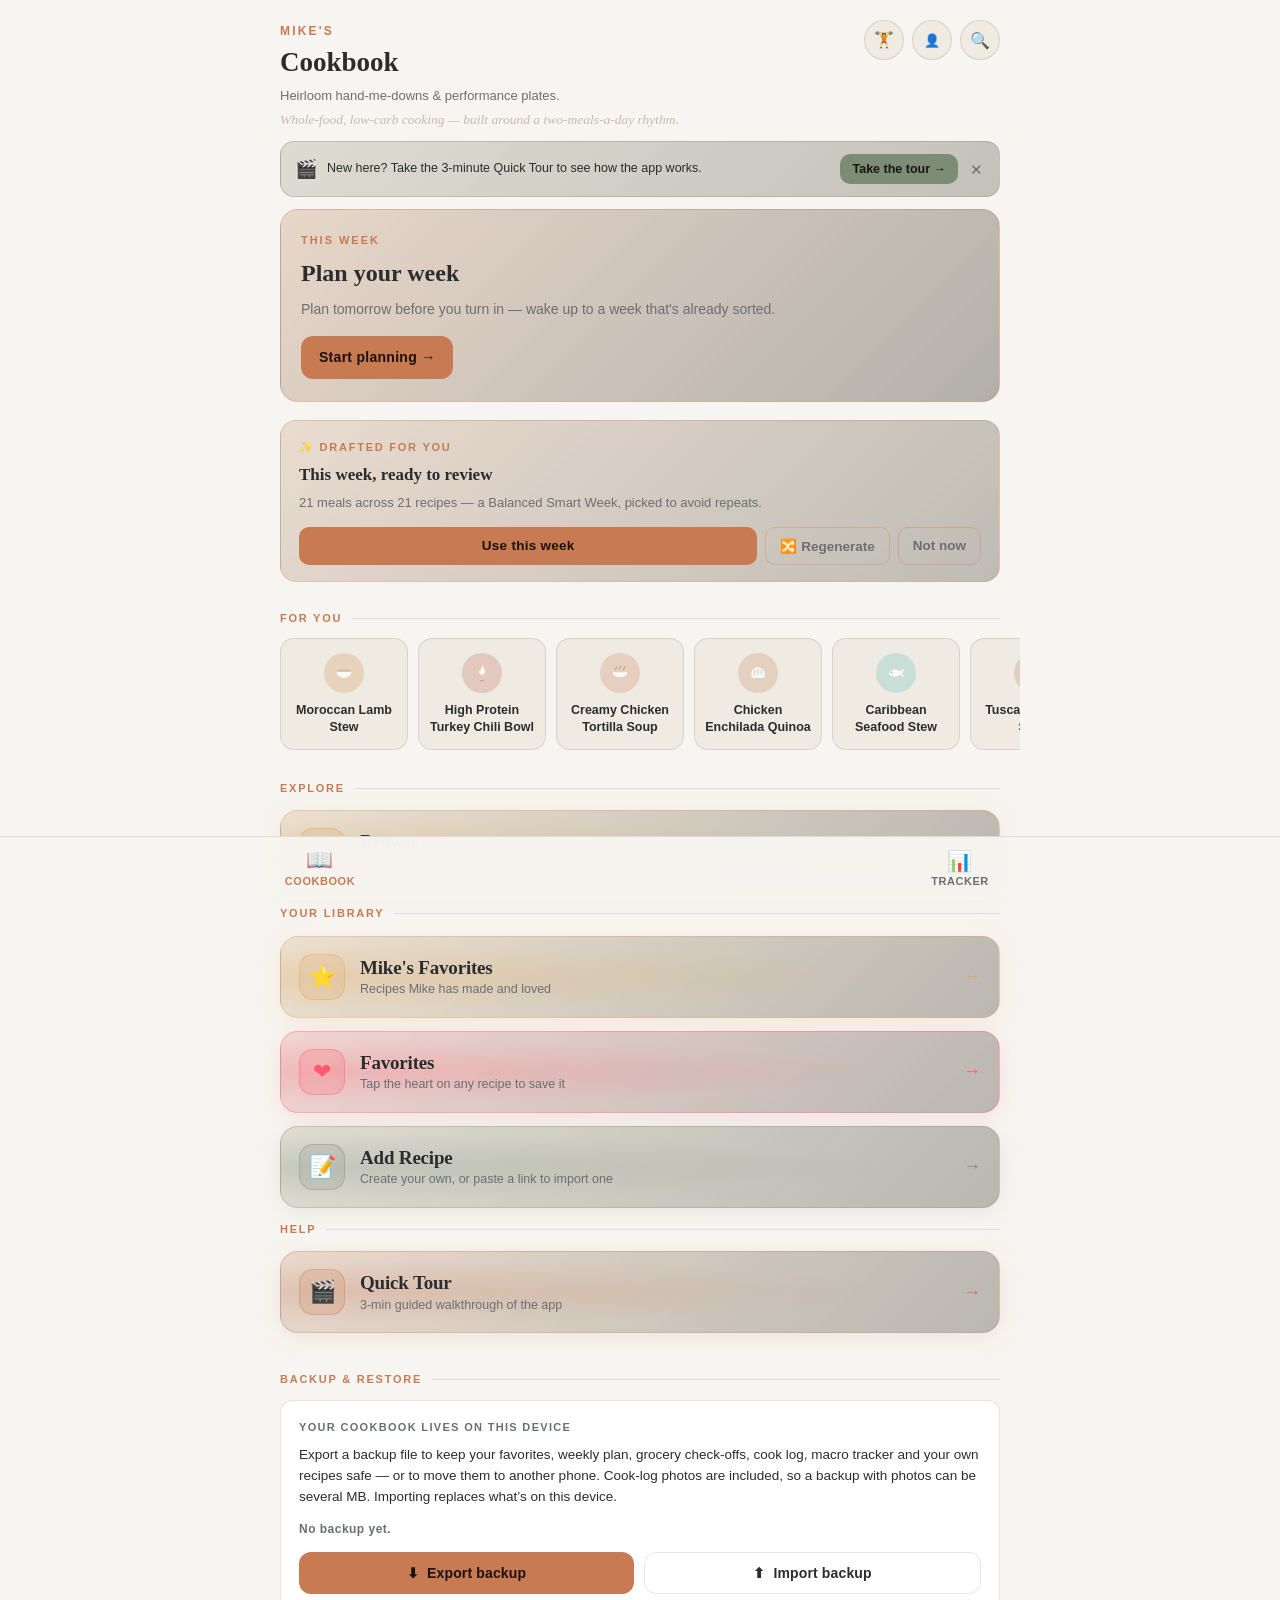
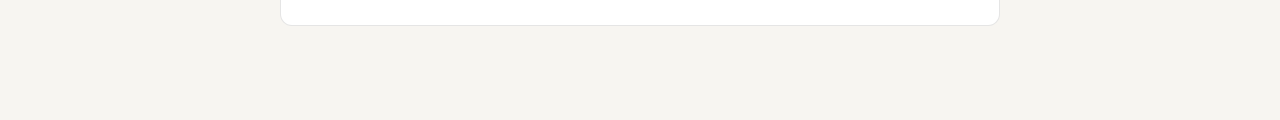
<file: index.html>
<!DOCTYPE html>
<html lang="en">
<head>
  <meta charset="UTF-8" />
  <meta name="viewport" content="width=device-width, initial-scale=1, viewport-fit=cover" />
  <meta name="theme-color" content="#1E2022" media="(prefers-color-scheme: dark)" />
  <meta name="theme-color" content="#F7F5F1" media="(prefers-color-scheme: light)" />
  <meta name="apple-mobile-web-app-capable" content="yes" />
  <meta name="apple-mobile-web-app-status-bar-style" content="black-translucent" />
  <meta name="apple-mobile-web-app-title" content="Mike's Cookbook" />
  <link rel="manifest" href="manifest.json" />
  <link rel="apple-touch-icon" href="images/icons/icon-180.png" />
  <link rel="icon" href="icon.svg" type="image/svg+xml" />
  <title>Mike's Cookbook</title>
  <link rel="stylesheet" href="cookbook.css" />
</head>
<body>
  <!-- beforeinstallprompt fires once per session and only reaches a listener
       already attached, so this loads as early as possible (roadmap B4). -->
  <script src="mc-install.js"></script>
  <main class="app shell" data-tabbar="shell">
    <!-- Screens: only .active is visible. cookbook-home.js drives setTab(). -->
    <section class="screen active" id="screen-home"></section>
    <section class="screen" id="screen-planner"></section>
    <section class="screen" id="screen-recipes"></section>
    <section class="screen" id="screen-favorites"></section>
    <section class="screen" id="screen-mikes"></section>
    <section class="screen" id="screen-tracker"></section>

    <!-- Persistent 2-tab bar: Cookbook ↔ Tracker -->
    <nav class="tab-bar" id="app-tab-bar">
      <button class="tab active" id="tab-cookbook" type="button">
        <span class="tab-icon">📖</span>
        Cookbook
      </button>
      <button class="tab" id="tab-tracker" type="button">
        <span class="tab-icon">📊</span>
        Tracker
      </button>
    </nav>
  </main>

  <!-- audit C-06: boot instrument. recipes-data.js is 1.04 MB and 62% of
       the payload; these two marks make its real cost readable on a real
       device via `window.__mcBoot` in a console, instead of extrapolated. -->
  <script>window.__mcBoot={t0:performance.now()};</script>
  <script src="recipes-index.js"></script>
  <script src="mc-data.js"></script>
  <script src="mc-net.js"></script>
  <script>if(window.__mcBoot)window.__mcBoot.data=performance.now()-window.__mcBoot.t0;</script>
  <script src="user-recipes.js"></script>
  <script src="mc-bridge.js"></script>
  <script src="mc-setlog.js"></script>
  <script src="mc-photos.js"></script>
  <script src="mc-fav.js"></script>
  <script src="mc-cards.js"></script>
  <script src="mc-timers.js"></script>
  <script src="mc-units.js"></script>
  <script src="mc-pantry.js"></script>
  <script src="mc-search.js"></script>
  <script src="mc-grocery.js"></script>
  <script src="mc-scale.js"></script>
  <script src="mc-timeline.js"></script>
  <script src="mc-import.js"></script>
  <script src="mc-recipe-form.js"></script>
  <script src="cookbook-home.js"></script>
  <script src="tracker-store.js"></script>
  <script src="mc-supabase.js"></script>
  <script src="mc-sync.js"></script>
  <script src="mc-backup-status.js"></script>
  <script src="mc-export.js"></script>
  <script src="mc-account.js"></script>
  <script src="tracker-calc.js"></script>
  <script src="tracker-foodapi.js"></script>
  <script src="tracker-barcode.js"></script>
  <script src="tracker.js"></script>
  <script src="cookbook-sw.js"></script>
</body>
</html>
</file>
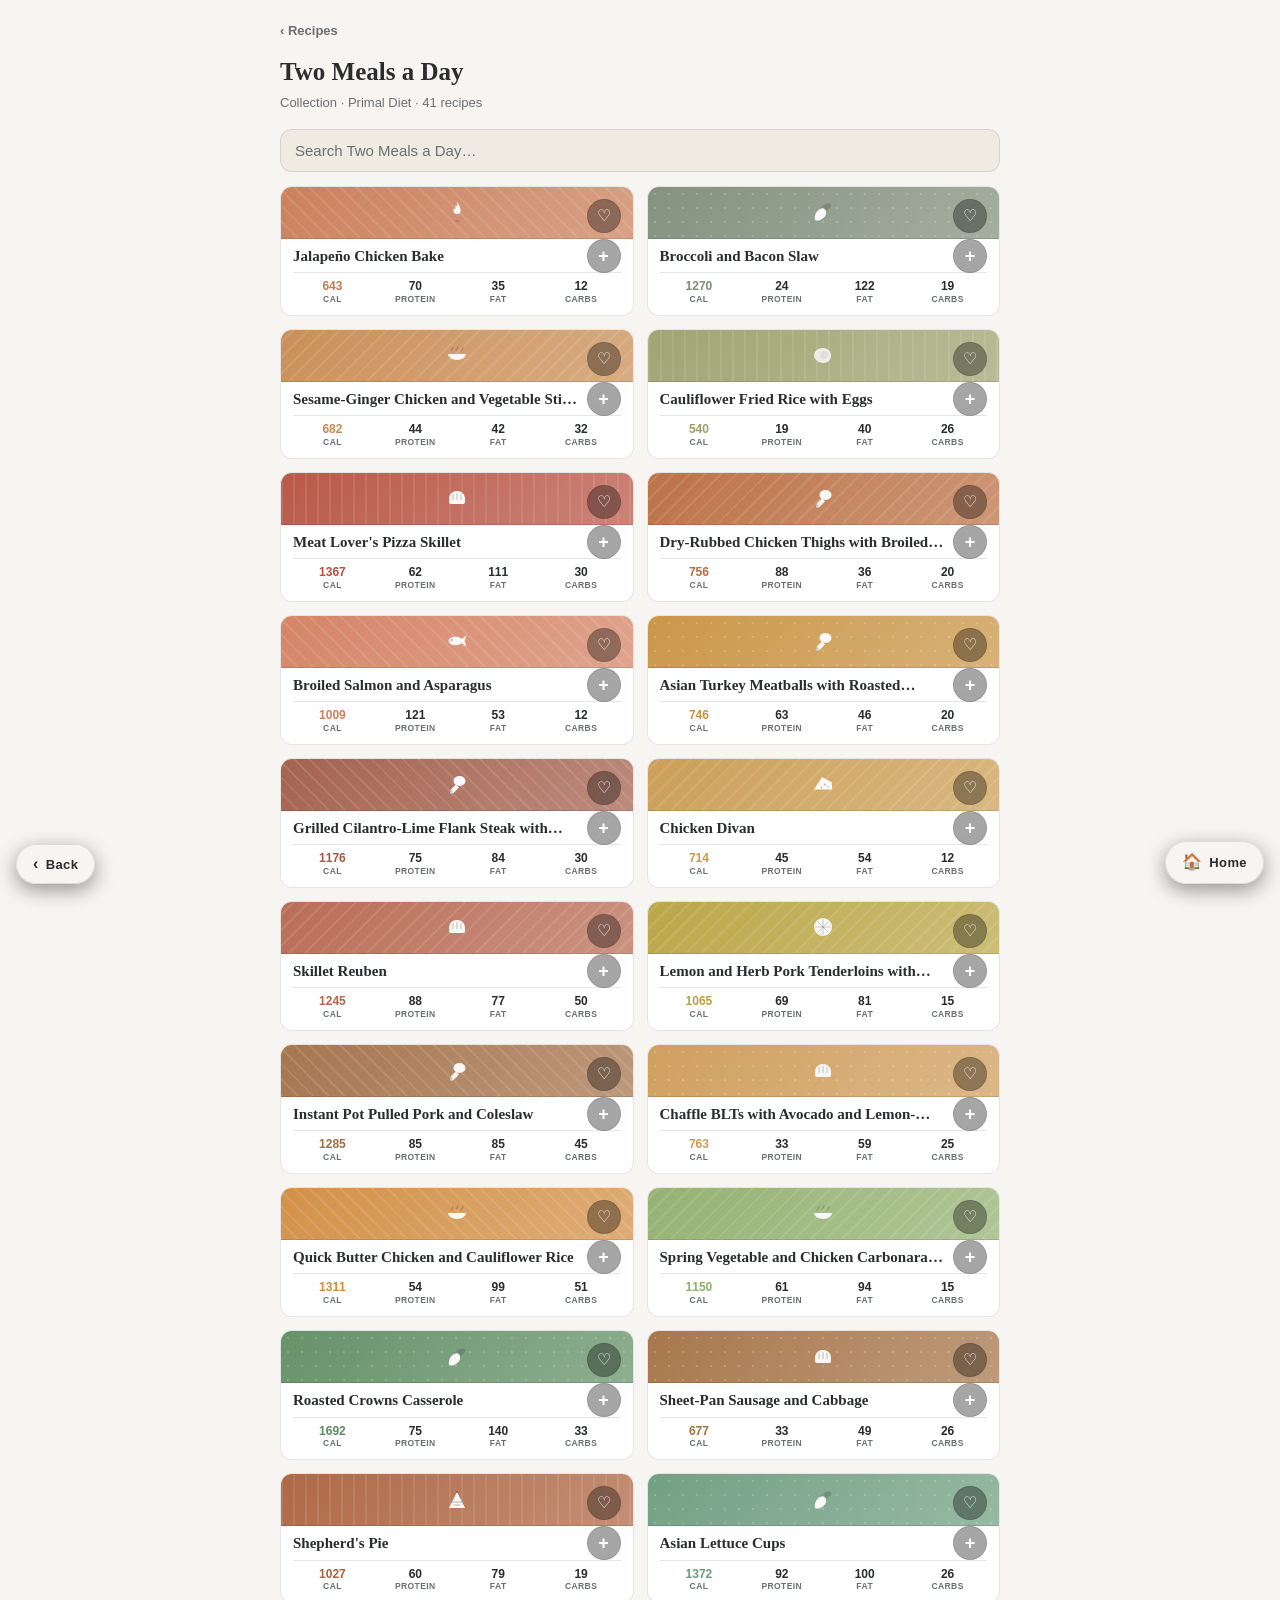
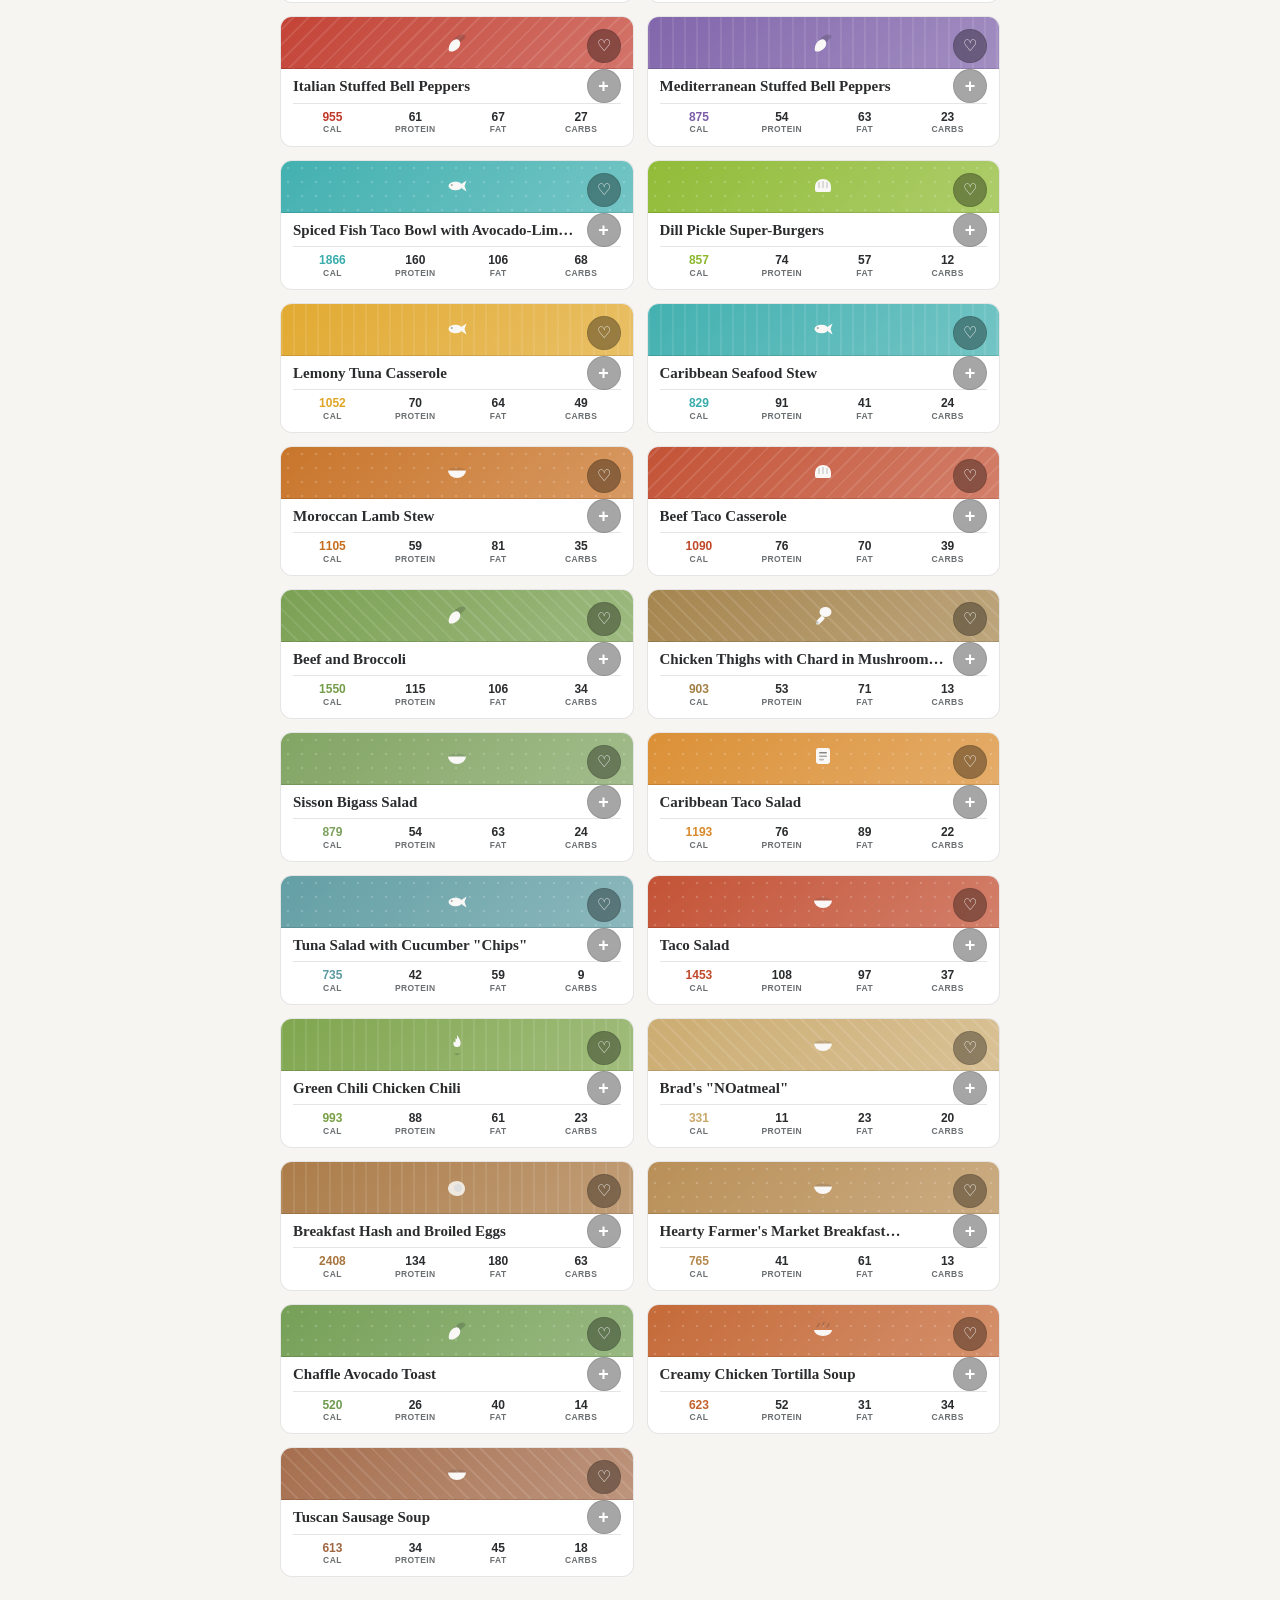
<file: collection.html>
<!DOCTYPE html>
<html lang="en">
<head>
  <meta charset="UTF-8" />
  <meta name="viewport" content="width=device-width, initial-scale=1, viewport-fit=cover" />
  <meta name="theme-color" content="#1E2022" media="(prefers-color-scheme: dark)" />
  <meta name="theme-color" content="#F7F5F1" media="(prefers-color-scheme: light)" />
  <meta name="apple-mobile-web-app-capable" content="yes" />
  <meta name="apple-mobile-web-app-status-bar-style" content="black-translucent" />
  <link rel="manifest" href="manifest.json" />
  <link rel="apple-touch-icon" href="images/icons/icon-180.png" />
  <link rel="icon" href="icon.svg" type="image/svg+xml" />
  <title>Collection · Mike's Cookbook</title>
  <link rel="stylesheet" href="cookbook.css" />
</head>
<body>
  <main class="app" data-tabbar="page">
    <header class="col-top" id="top"></header>
    <div class="search-wrap" id="searchWrap"></div>
    <section class="col-grid" id="grid"></section>
  </main>

  <!-- audit C-06: boot instrument. recipes-data.js WAS 1.04 MB and 62% of
     the payload, parsed in full before anything painted. CI initiative 5
     replaced it with recipes-index.js (149 KB — 13.9% of it) plus the
     detail shards mc-data.js injects on demand, so __mcBoot.data now
     measures the index alone: the number that actually gates first paint. -->
<script>window.__mcBoot={t0:performance.now()};</script>
<script src="recipes-index.js"></script>
<script src="mc-data.js"></script>
<script src="mc-net.js"></script>
<script>if(window.__mcBoot)window.__mcBoot.data=performance.now()-window.__mcBoot.t0;</script>
  <script src="user-recipes.js"></script>
  <script src="cookbook-nav.js"></script>
  <script src="mc-setlog.js"></script>
  <script src="mc-photos.js"></script>
  <script src="mc-fav.js"></script>
<script src="mc-cards.js"></script>
<script src="mc-timers.js"></script>
<script src="mc-search.js"></script>
<script src="collection.js"></script>
  <script src="cookbook-sw.js"></script>
</body>
</html>
</file>
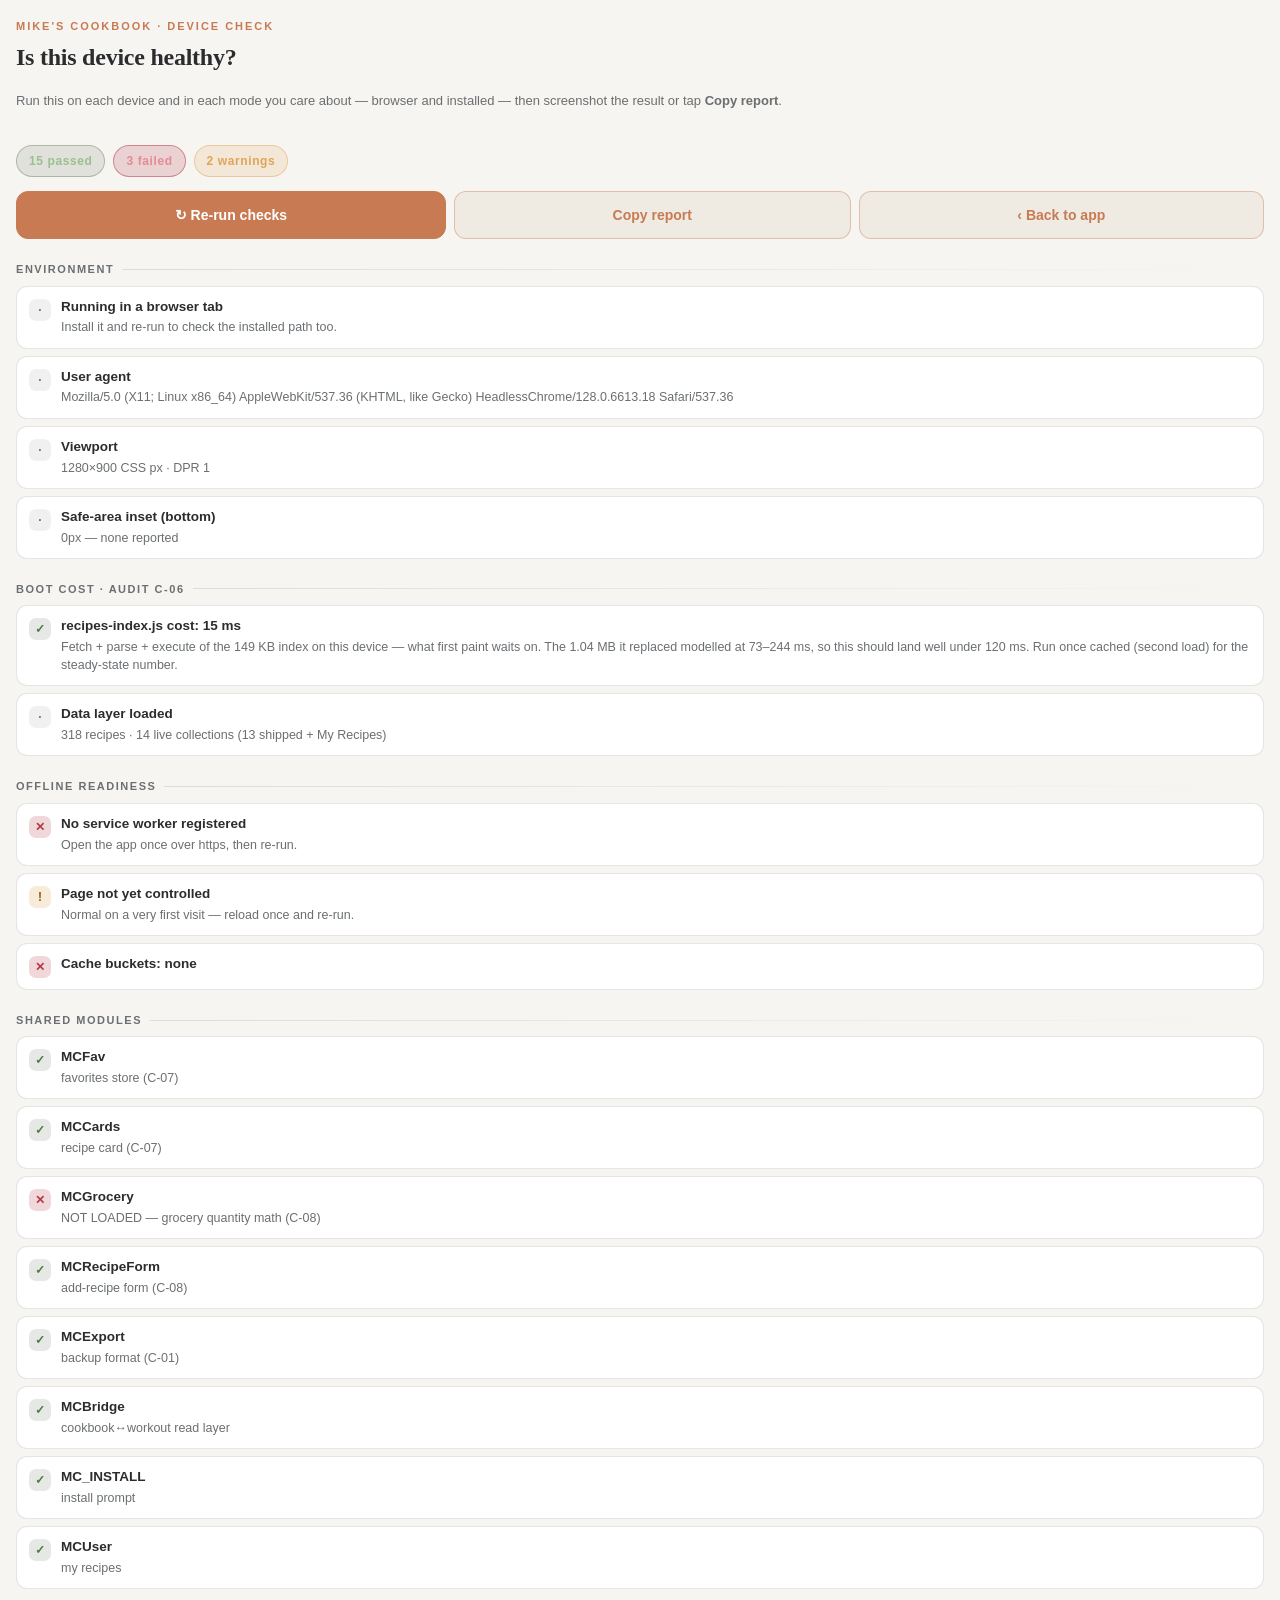
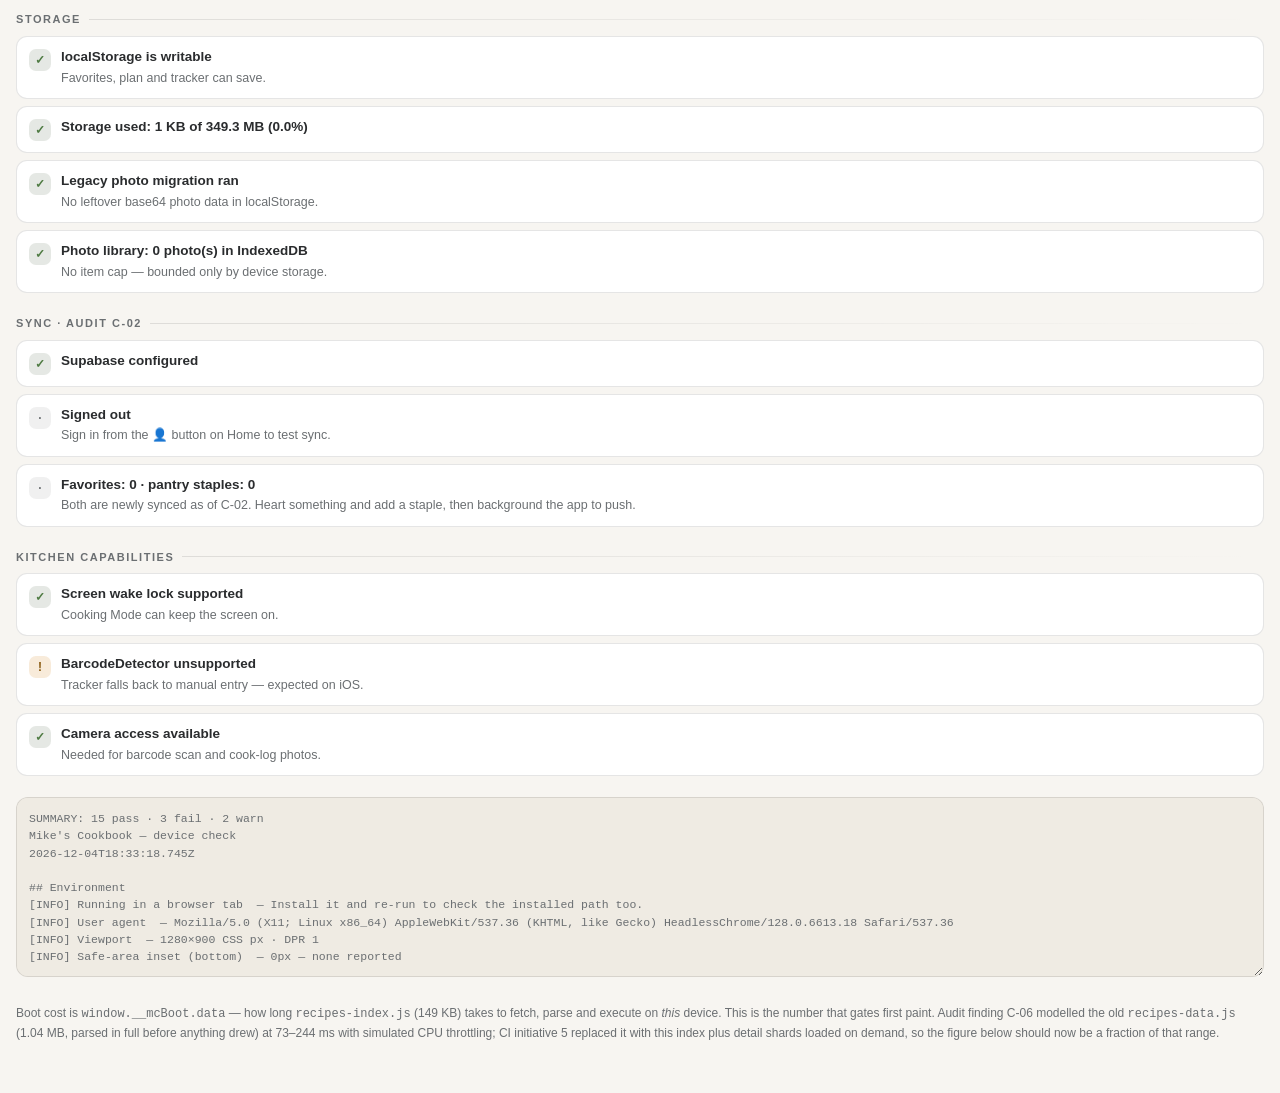
<file: diagnostics.html>
<!DOCTYPE html>
<html lang="en">
<head>
<meta charset="UTF-8" />
<meta name="viewport" content="width=device-width, initial-scale=1, viewport-fit=cover" />
<meta name="theme-color" content="#1E2022" media="(prefers-color-scheme: dark)" />
<meta name="theme-color" content="#F7F5F1" media="(prefers-color-scheme: light)" />
<meta name="apple-mobile-web-app-capable" content="yes" />
<meta name="apple-mobile-web-app-status-bar-style" content="black-translucent" />
<meta name="apple-mobile-web-app-title" content="Mike's Cookbook" />
<link rel="manifest" href="manifest.json" />
<link rel="apple-touch-icon" href="images/icons/icon-180.png" />
<link rel="icon" href="icon.svg" type="image/svg+xml" />
<title>Device Check · Mike's Cookbook</title>
<link rel="stylesheet" href="cookbook.css" />
<style>
/* ── Device Check — the real-device half of the audit's verification.
      Deliberately loads the same script set index.html does, so the module
      and boot-cost checks below measure the real app, not a stripped page. ── */
*{box-sizing:border-box;}
body{background:var(--bg);min-height:100vh;color:var(--on-dark);
  padding:0 16px calc(40px + env(safe-area-inset-bottom));overflow-x:hidden;}
.dg-top{padding:calc(18px + env(safe-area-inset-top)) 0 10px;}
.dg-eyebrow{font-size:11px;font-weight:800;letter-spacing:.18em;text-transform:uppercase;color:var(--accent);}
.dg-title{font-family:var(--serif);font-size:24px;font-weight:700;letter-spacing:-.01em;margin-top:4px;}
.dg-sub{font-size:13px;color:var(--on-dark-dim);margin-top:4px;line-height:1.5;}
.dg-actions{display:flex;gap:8px;margin:14px 0 6px;flex-wrap:wrap;}
.dg-btn{flex:1 1 auto;min-height:48px;padding:0 16px;border-radius:12px;cursor:pointer;
  font-family:var(--sans);font-size:14px;font-weight:700;border:1px solid rgba(var(--accent-rgb),.4);
  background:var(--bg-elev);color:var(--accent);}
.dg-btn:active{background:rgba(var(--accent-rgb),.14);}
.dg-btn.solid{background:var(--accent);border-color:var(--accent);color:#fff;}
.dg-summary{display:flex;gap:8px;flex-wrap:wrap;margin:12px 0 4px;}
.dg-pill{font-family:var(--sans);font-size:12px;font-weight:800;letter-spacing:.05em;
  padding:6px 12px;border-radius:20px;border:1px solid var(--line-dark);color:var(--on-dark-dim);}
.dg-pill.pass{background:rgba(125,140,119,.18);color:#9BBF8F;border-color:rgba(125,140,119,.5);}
.dg-pill.fail{background:rgba(178,58,72,.18);color:#E58B95;border-color:rgba(178,58,72,.5);}
.dg-pill.warn{background:rgba(224,164,88,.16);color:#E0A458;border-color:rgba(224,164,88,.45);}
.dg-group{margin-top:22px;}
.dg-group-h{font-size:11px;font-weight:800;letter-spacing:.14em;text-transform:uppercase;
  color:var(--on-dark-dim);margin-bottom:8px;display:flex;align-items:center;gap:8px;}
.dg-group-h::after{content:'';flex:1;height:1px;background:linear-gradient(90deg,var(--line-dark),transparent);}
.dg-row{display:flex;gap:10px;align-items:flex-start;background:var(--surface);
  border:1px solid var(--line);border-radius:11px;padding:11px 12px;margin-bottom:7px;}
.dg-mark{flex-shrink:0;width:22px;height:22px;border-radius:7px;display:flex;align-items:center;
  justify-content:center;font-size:12px;font-weight:800;margin-top:1px;}
.dg-mark.pass{background:rgba(125,140,119,.2);color:#4E7A42;}
.dg-mark.fail{background:rgba(178,58,72,.2);color:#B23A48;}
.dg-mark.warn{background:rgba(224,164,88,.22);color:#8A5B12;}
.dg-mark.info{background:rgba(0,0,0,.06);color:var(--ink-dim);}
.dg-body{flex:1;min-width:0;}
.dg-name{font-size:13.5px;font-weight:700;color:var(--ink);line-height:1.4;}
.dg-detail{font-size:12.5px;color:var(--ink-dim);margin-top:2px;line-height:1.45;word-break:break-word;}
.dg-report{width:100%;min-height:180px;margin-top:14px;padding:12px;border-radius:12px;
  background:var(--bg-elev);border:1px solid var(--line-dark);color:var(--on-dark-dim);
  font-family:ui-monospace,SFMono-Regular,Menlo,monospace;font-size:11.5px;line-height:1.5;}
.dg-foot{margin-top:20px;font-size:12px;color:var(--on-dark-dim);line-height:1.55;}
.dg-foot a{color:var(--accent);}
</style>
</head>
<body>

<div class="dg-top">
  <div class="dg-eyebrow">Mike's Cookbook · Device Check</div>
  <h1 class="dg-title">Is this device healthy?</h1>
  <p class="dg-sub">Run this on each device and in each mode you care about — browser and
  installed — then screenshot the result or tap <b>Copy report</b>.</p>
</div>

<div class="dg-summary" id="summary"></div>

<div class="dg-actions">
  <button class="dg-btn solid" id="rerun" type="button">↻ Re-run checks</button>
  <button class="dg-btn" id="copy" type="button">Copy report</button>
  <a class="dg-btn" href="index.html" style="text-decoration:none;display:flex;align-items:center;justify-content:center;">‹ Back to app</a>
</div>

<div id="out"></div>

<textarea class="dg-report" id="report" readonly aria-label="Plain-text report"></textarea>

<p class="dg-foot">
  Boot cost is <code>window.__mcBoot.data</code> — how long <code>recipes-index.js</code>
  (149&nbsp;KB) takes to fetch, parse and execute on <em>this</em> device. This is the number that
  gates first paint. Audit finding C-06 modelled the old <code>recipes-data.js</code>
  (1.04&nbsp;MB, parsed in full before anything drew) at 73–244&nbsp;ms with simulated CPU
  throttling; CI initiative 5 replaced it with this index plus detail shards loaded on demand,
  so the figure below should now be a fraction of that range.
</p>

<!-- audit C-06: boot instrument. Same two marks index.html carries. -->
<script>window.__mcBoot={t0:performance.now()};</script>
<script src="recipes-index.js"></script>
<script src="mc-data.js"></script>
<script src="mc-net.js"></script>
<script>if(window.__mcBoot)window.__mcBoot.data=performance.now()-window.__mcBoot.t0;</script>
<script src="user-recipes.js"></script>
<script src="mc-bridge.js"></script>
<script src="mc-photos.js"></script>
<script src="mc-fav.js"></script>
<script src="mc-cards.js"></script>
<script src="mc-grocery.js"></script>
<script src="mc-recipe-form.js"></script>
<script src="mc-install.js"></script>
<script src="mc-supabase.js"></script>
<script src="mc-sync.js"></script>
<script src="mc-export.js"></script>
<script src="cookbook-sw.js"></script>

<script>
(function () {
  "use strict";
  var out = document.getElementById("out");
  var summaryEl = document.getElementById("summary");
  var reportEl = document.getElementById("report");
  var lines = [];

  function group(title) {
    var g = document.createElement("div");
    g.className = "dg-group";
    var h = document.createElement("div");
    h.className = "dg-group-h";
    h.textContent = title;
    g.appendChild(h);
    out.appendChild(g);
    lines.push("", "## " + title);
    return g;
  }
  // state: "pass" | "fail" | "warn" | "info"
  function row(g, state, name, detail) {
    var r = document.createElement("div");
    r.className = "dg-row";
    var m = document.createElement("div");
    m.className = "dg-mark " + state;
    m.textContent = state === "pass" ? "✓" : state === "fail" ? "✕" : state === "warn" ? "!" : "·";
    var b = document.createElement("div");
    b.className = "dg-body";
    var n = document.createElement("div");
    n.className = "dg-name";
    n.textContent = name;
    b.appendChild(n);
    if (detail) {
      var d = document.createElement("div");
      d.className = "dg-detail";
      d.textContent = detail;
      b.appendChild(d);
    }
    r.appendChild(m); r.appendChild(b);
    g.appendChild(r);
    lines.push("[" + state.toUpperCase().padEnd(4) + "] " + name + (detail ? "  — " + detail : ""));
    return state;
  }

  function fmtBytes(n) {
    if (n == null) return "unknown";
    if (n > 1048576) return (n / 1048576).toFixed(1) + " MB";
    if (n > 1024) return (n / 1024).toFixed(0) + " KB";
    return n + " B";
  }

  async function run() {
    out.innerHTML = "";
    lines = [];
    var counts = { pass: 0, fail: 0, warn: 0, info: 0 };
    function tally(s) { counts[s] = (counts[s] || 0) + 1; return s; }

    lines.push("Mike's Cookbook — device check", new Date().toISOString());

    /* ── Environment ─────────────────────────────────────────────────── */
    var g = group("Environment");
    var standalone = window.matchMedia("(display-mode: standalone)").matches ||
                     window.navigator.standalone === true;
    tally(row(g, standalone ? "pass" : "info",
      standalone ? "Running as an installed app" : "Running in a browser tab",
      standalone ? "display-mode: standalone" :
        "Install it and re-run to check the installed path too."));
    tally(row(g, "info", "User agent", navigator.userAgent));
    tally(row(g, "info", "Viewport",
      window.innerWidth + "×" + window.innerHeight + " CSS px · DPR " + (window.devicePixelRatio || 1)));
    var sa = getComputedStyle(document.documentElement).getPropertyValue("padding-bottom");
    var probe = document.createElement("div");
    probe.style.cssText = "position:fixed;bottom:0;height:env(safe-area-inset-bottom);";
    document.body.appendChild(probe);
    var inset = probe.getBoundingClientRect().height;
    probe.remove();
    tally(row(g, "info", "Safe-area inset (bottom)", inset.toFixed(0) + "px" +
      (inset > 0 ? " — notch/home-indicator device" : " — none reported")));

    /* ── Boot cost (audit C-06) ──────────────────────────────────────── */
    g = group("Boot cost · audit C-06");
    var boot = window.__mcBoot && window.__mcBoot.data;
    if (boot == null) {
      tally(row(g, "fail", "recipes-index.js boot instrument missing", "window.__mcBoot.data is undefined"));
    } else {
      tally(row(g, boot < 120 ? "pass" : "warn",
        "recipes-index.js cost: " + boot.toFixed(0) + " ms",
        "Fetch + parse + execute of the 149 KB index on this device — what first paint waits " +
        "on. The 1.04 MB it replaced modelled at 73–244 ms, so this should land well under " +
        "120 ms. Run once cached (second load) for the steady-state number."));
    }
    // COLLECTIONS gains a runtime "My Recipes" entry from user-recipes.js, so
    // this is one higher than the count shipped in recipes-data.js. Say so,
    // rather than looking like a mismatch with the docs.
    var liveCols = (window.COLLECTIONS || []).filter(function (c) { return c.status === "live"; }).length;
    tally(row(g, "info", "Data layer loaded",
      ((window.RECIPES || []).length) + " recipes · " + liveCols +
      " live collections (" + (liveCols - 1) + " shipped + My Recipes)"));

    /* ── Offline readiness ───────────────────────────────────────────── */
    g = group("Offline readiness");
    if (!("serviceWorker" in navigator)) {
      tally(row(g, "fail", "Service workers unsupported", "This browser can't run the app offline."));
    } else {
      var reg = await navigator.serviceWorker.getRegistration();
      tally(row(g, reg ? "pass" : "fail", reg ? "Service worker registered" : "No service worker registered",
        reg ? ("scope " + reg.scope) : "Open the app once over https, then re-run."));
      tally(row(g, navigator.serviceWorker.controller ? "pass" : "warn",
        navigator.serviceWorker.controller ? "Page is controlled by the service worker"
                                           : "Page not yet controlled",
        navigator.serviceWorker.controller ? "" : "Normal on a very first visit — reload once and re-run."));

      var names = await caches.keys();
      var mc = names.filter(function (n) { return n.indexOf("mc-cookbook") === 0; });
      tally(row(g, mc.length === 1 ? "pass" : mc.length === 0 ? "fail" : "warn",
        "Cache buckets: " + (mc.join(", ") || "none"),
        mc.length > 1 ? "More than one version cached — the old one should purge on next activate." : ""));

      if (mc.length) {
        var cache = await caches.open(mc[0]);
        var keys = await cache.keys();
        // Check the assets this build actually needs, not a hardcoded list.
        var need = ["./", "index.html", "cookbook.css", "recipes-index.js", "mc-data.js",
                    "cookbook-home.js", "mc-fav.js", "mc-cards.js", "mc-timers.js",
                    "mc-grocery.js", "mc-recipe-form.js", "recipe.html", "cookbook.js",
                    "collection.html", "collection.js", "sw.js"];
        // Every detail shard must be precached too, or a recipe opened offline
        // shows its header and no ingredients (CI initiative 5).
        for (var si = 0; si < (window.RECIPES_SHARDS || 16); si++) {
          need.push("recipes-detail-" + (si < 10 ? "0" : "") + si + ".js");
        }
        var have = keys.map(function (r) { return r.url; });
        var missing = need.filter(function (n) {
          if (n === "./") return !have.some(function (u) { return /\/$|index\.html$/.test(u); });
          return !have.some(function (u) { return u.indexOf(n) >= 0; });
        });
        tally(row(g, missing.length ? "fail" : "pass",
          "Precache: " + keys.length + " entries cached",
          missing.length ? ("MISSING: " + missing.join(", ")) :
            "Every core asset is present — this device can run fully offline."));

        var shell = await cache.match("./index.html") || await cache.match("index.html") || await cache.match("./");
        tally(row(g, shell ? "pass" : "fail",
          shell ? "App shell serves from cache" : "App shell not in cache",
          shell ? "Airplane-mode reload will work." : "Offline reload would fail."));

        // Cache Storage hygiene (runtime-invisibles audit, A1/A2's real-device
        // companion): sw.js's fetch handler now refuses to cache a
        // cross-origin request (a synced store could otherwise replay its
        // first-ever payload forever) or a non-200 response (which would
        // poison that URL permanently). Both are guarded going forward, but
        // this checks the CURRENT cache for either pattern directly on the
        // device — a lingering entry from before the fix, or a future
        // regression, rather than trusting the fix by reading the source.
        var badEntries = [];
        for (var bi = 0; bi < keys.length; bi++) {
          var breq = keys[bi];
          var borigin;
          try { borigin = new URL(breq.url).origin; } catch (e) { borigin = null; }
          if (borigin && borigin !== location.origin) {
            badEntries.push(breq.url + " — cross-origin");
            continue;
          }
          var bresp = await cache.match(breq);
          if (bresp && bresp.status !== 200) badEntries.push(breq.url + " — status " + bresp.status);
        }
        tally(row(g, badEntries.length ? "fail" : "pass",
          badEntries.length
            ? "Cache Storage hygiene: " + badEntries.length + " bad " + (badEntries.length === 1 ? "entry" : "entries")
            : "Cache Storage hygiene: clean",
          badEntries.length
            ? badEntries.slice(0, 5).join("; ") + (badEntries.length > 5 ? " …" : "")
            : "No cross-origin or non-200 entries in the current cache."));
      }
    }

    /* ── Shared modules ──────────────────────────────────────────────── */
    g = group("Shared modules");
    [["MCFav", "favorites store (C-07)"], ["MCCards", "recipe card (C-07)"],
     ["MCGrocery", "grocery quantity math (C-08)"], ["MCRecipeForm", "add-recipe form (C-08)"],
     ["MCExport", "backup format (C-01)"], ["MCBridge", "cookbook↔workout read layer"],
     ["MC_INSTALL", "install prompt"], ["MCUser", "my recipes"]].forEach(function (p) {
      tally(row(g, window[p[0]] ? "pass" : "fail", p[0], window[p[0]] ? p[1] : "NOT LOADED — " + p[1]));
    });

    /* ── Storage ─────────────────────────────────────────────────────── */
    g = group("Storage");
    try {
      var probeKey = "mc-cookbook:__diag";
      localStorage.setItem(probeKey, "1");
      localStorage.removeItem(probeKey);
      tally(row(g, "pass", "localStorage is writable", "Favorites, plan and tracker can save."));
    } catch (e) {
      tally(row(g, "fail", "localStorage write FAILED",
        "Quota full or blocked — the app can't save anything. " + (e && e.name)));
    }
    if (navigator.storage && navigator.storage.estimate) {
      var est = await navigator.storage.estimate();
      var pct = est.quota ? (est.usage / est.quota * 100) : 0;
      tally(row(g, pct > 80 ? "warn" : "pass",
        "Storage used: " + fmtBytes(est.usage) + " of " + fmtBytes(est.quota) + " (" + pct.toFixed(1) + "%)",
        pct > 80 ? "Getting full — photos are the usual cause." : ""));
    } else {
      tally(row(g, "info", "Storage estimate unsupported", "iOS Safari often withholds this."));
    }
    try {
      // Re-audit gap #04: photo bytes live in IndexedDB (mc-photos.js) now,
      // not localStorage — there's no 24/12-item cap to report any more,
      // since that ceiling was only ever localStorage's own quota worked
      // backward into a count. This checks the real store directly (same
      // "read the device's own state" approach as the Cache Storage probe
      // above) rather than going through MCPhotos, so it still tells the
      // truth even if that module failed to load.
      var migrated = localStorage.getItem("mc-cookbook:photosMigratedV1") === "1";
      var legacyCovers = 0, legacyCooked = 0;
      try {
        var coverMap = JSON.parse(localStorage.getItem("mc-cookbook:photos") || "{}");
        legacyCovers = Object.keys(coverMap).filter(function (k) {
          return typeof coverMap[k] === "string" && coverMap[k].length > 32;
        }).length;
      } catch (e) {}
      try {
        var cookedMap = JSON.parse(localStorage.getItem("mc-cookbook:cooked") || "{}");
        Object.keys(cookedMap).forEach(function (id) {
          var list = cookedMap[id];
          if (!Array.isArray(list)) return;
          list.forEach(function (entry) {
            if (entry && typeof entry.photo === "string" && entry.photo.length > 32) legacyCooked++;
          });
        });
      } catch (e) {}
      var legacyTotal = legacyCovers + legacyCooked;
      tally(row(g, legacyTotal === 0 ? "pass" : "warn",
        migrated ? "Legacy photo migration ran" : "Legacy photo migration hasn't run yet",
        legacyTotal ? (legacyTotal + " photo(s) still as base64 in localStorage — should move to IndexedDB on next load.")
          : "No leftover base64 photo data in localStorage."));

      if ("indexedDB" in window) {
        var idbCount = await new Promise(function (resolve) {
          var req;
          try { req = indexedDB.open("mc-cookbook-photos"); }
          catch (e) { resolve(null); return; }
          req.onerror = function () { resolve(null); };
          req.onsuccess = function () {
            var db = req.result;
            if (!db.objectStoreNames.contains("photos")) { db.close(); resolve(0); return; }
            var countReq = db.transaction("photos", "readonly").objectStore("photos").count();
            countReq.onsuccess = function () { db.close(); resolve(countReq.result); };
            countReq.onerror = function () { db.close(); resolve(null); };
          };
        });
        tally(row(g, idbCount === null ? "fail" : "pass",
          idbCount === null ? "IndexedDB photo library unreadable" : "Photo library: " + idbCount + " photo(s) in IndexedDB",
          idbCount === null ? "mc-cookbook-photos database failed to open." : "No item cap — bounded only by device storage."));
      } else {
        tally(row(g, "fail", "IndexedDB unavailable",
          "Photos can't be saved on this browser — mc-photos.js falls back to no-op."));
      }
    } catch (e) { tally(row(g, "info", "Recipe photos unreadable", String(e))); }

    /* ── Sync (audit C-02) ───────────────────────────────────────────── */
    g = group("Sync · audit C-02");
    var cfg = window.MC_SB && MC_SB.configured;
    tally(row(g, cfg ? "pass" : "warn", cfg ? "Supabase configured" : "Supabase not configured",
      cfg ? "" : "Sign-in and cross-device sync are unavailable."));
    if (cfg) {
      var user = null;
      try { user = await MC_SB.currentUser(); } catch (e) {}
      tally(row(g, user ? "pass" : "info", user ? "Signed in" : "Signed out",
        user ? "Cross-device sync is active." : "Sign in from the 👤 button on Home to test sync."));
      if (user && window.MC_SYNC) {
        var st = MC_SYNC.status();
        tally(row(g, st.lastPush ? "pass" : "warn",
          "Last push: " + (st.lastPush ? new Date(st.lastPush).toLocaleTimeString() : "never this session"),
          "pending changes: " + st.pending));
        tally(row(g, st.lastPull ? "pass" : "warn",
          "Last pull: " + (st.lastPull ? new Date(st.lastPull).toLocaleTimeString() : "never this session"), ""));
      }
      var favs = window.MCFav ? MCFav.load().size : 0;
      var pantry = 0;
      try { pantry = JSON.parse(localStorage.getItem("mc-cookbook:pantry") || "[]").length; } catch (e) {}
      tally(row(g, "info", "Favorites: " + favs + " · pantry staples: " + pantry,
        "Both are newly synced as of C-02. Heart something and add a staple, then background the app to push."));
    }

    /* ── Device capabilities ─────────────────────────────────────────── */
    g = group("Kitchen capabilities");
    tally(row(g, "wakeLock" in navigator ? "pass" : "warn",
      "wakeLock" in navigator ? "Screen wake lock supported" : "Wake lock unsupported",
      "wakeLock" in navigator ? "Cooking Mode can keep the screen on." : "Screen may sleep mid-recipe."));
    tally(row(g, "BarcodeDetector" in window ? "pass" : "warn",
      "BarcodeDetector" in window ? "Native barcode scanning supported" : "BarcodeDetector unsupported",
      "BarcodeDetector" in window ? "" : "Tracker falls back to manual entry — expected on iOS."));
    tally(row(g, navigator.mediaDevices && navigator.mediaDevices.getUserMedia ? "pass" : "warn",
      "Camera access available", "Needed for barcode scan and cook-log photos."));

    /* ── Summary ─────────────────────────────────────────────────────── */
    summaryEl.innerHTML = "";
    [["pass", counts.pass + " passed"], ["fail", counts.fail + " failed"],
     ["warn", counts.warn + " warnings"]].forEach(function (p) {
      var s = document.createElement("span");
      s.className = "dg-pill " + (p[0] === "fail" && !counts.fail ? "" : p[0]);
      s.textContent = p[1];
      summaryEl.appendChild(s);
    });
    lines.unshift("SUMMARY: " + counts.pass + " pass · " + counts.fail + " fail · " + counts.warn + " warn");
    reportEl.value = lines.join("\n");
  }

  document.getElementById("rerun").addEventListener("click", run);
  document.getElementById("copy").addEventListener("click", function () {
    reportEl.select();
    try {
      navigator.clipboard ? navigator.clipboard.writeText(reportEl.value) : document.execCommand("copy");
      this.textContent = "Copied ✓";
      var b = this;
      setTimeout(function () { b.textContent = "Copy report"; }, 1600);
    } catch (e) { document.execCommand("copy"); }
  });

  run();
})();
</script>
</body>
</html>
</file>
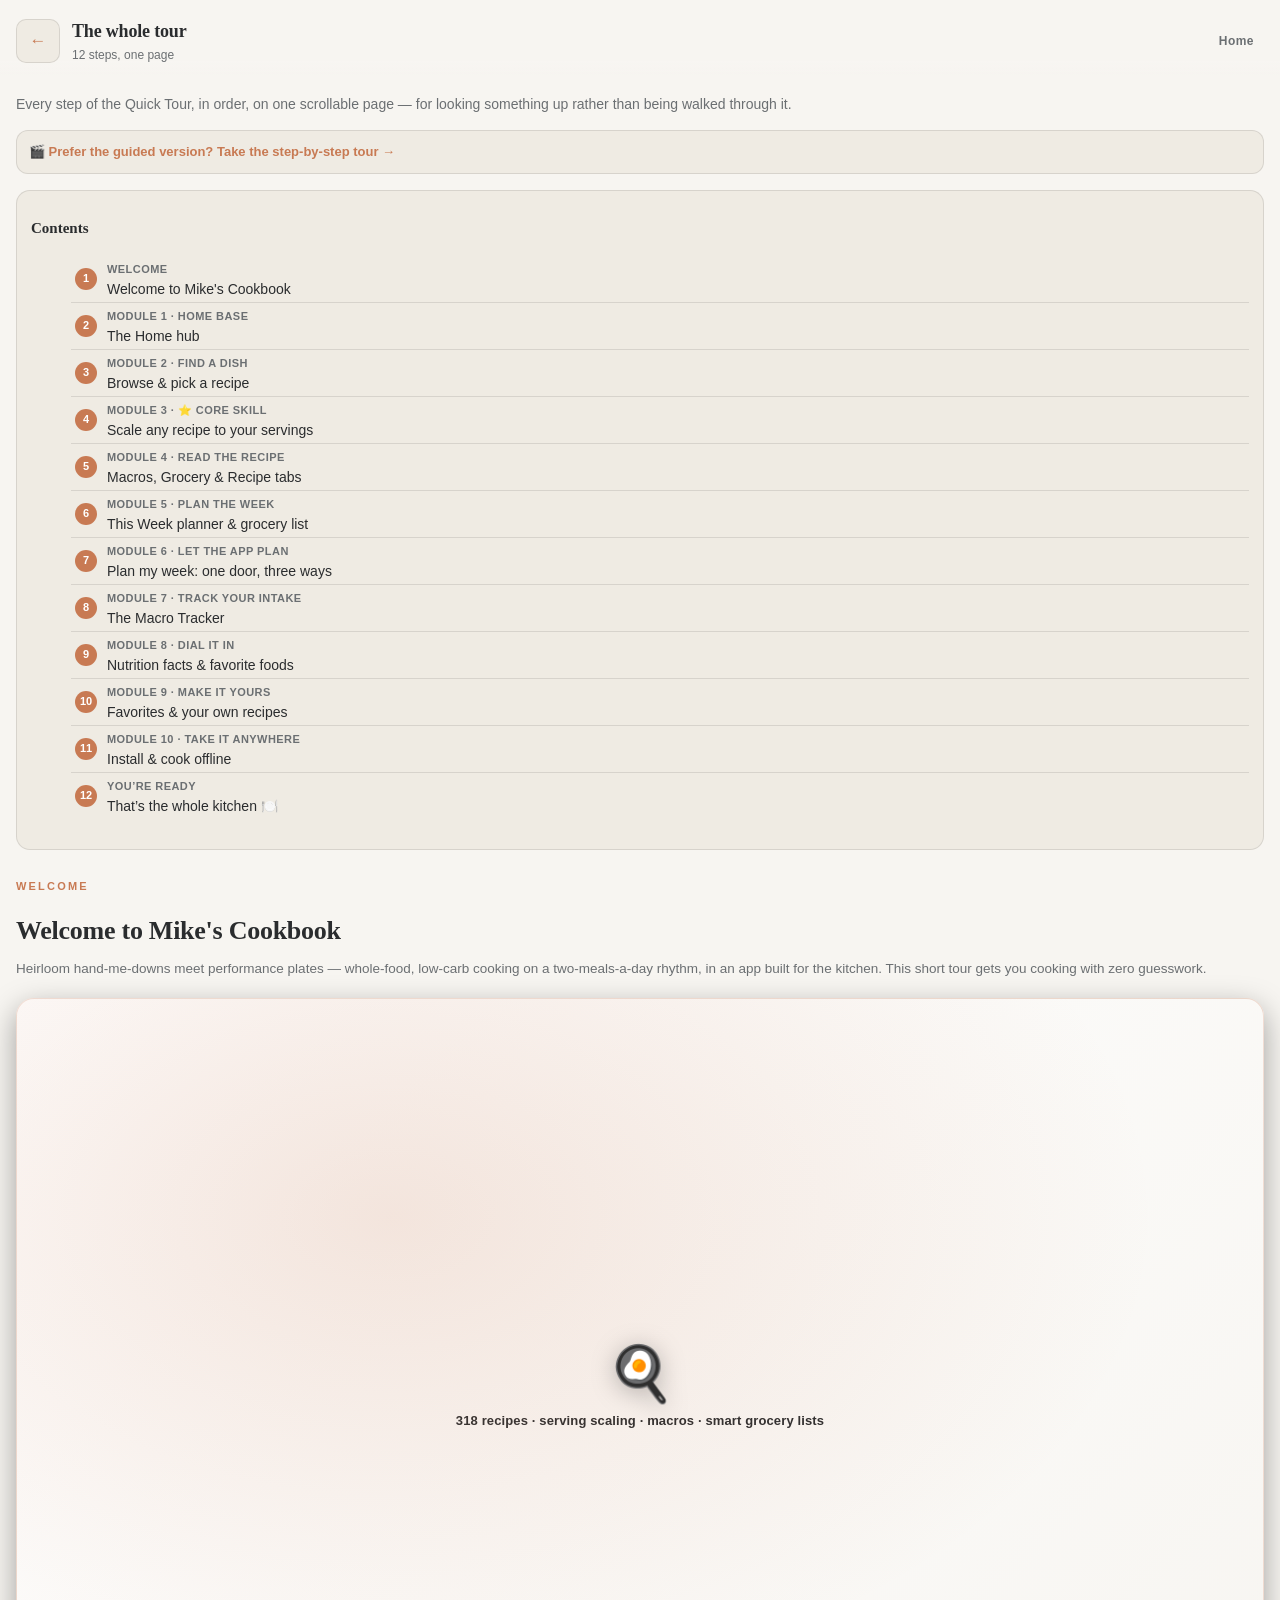
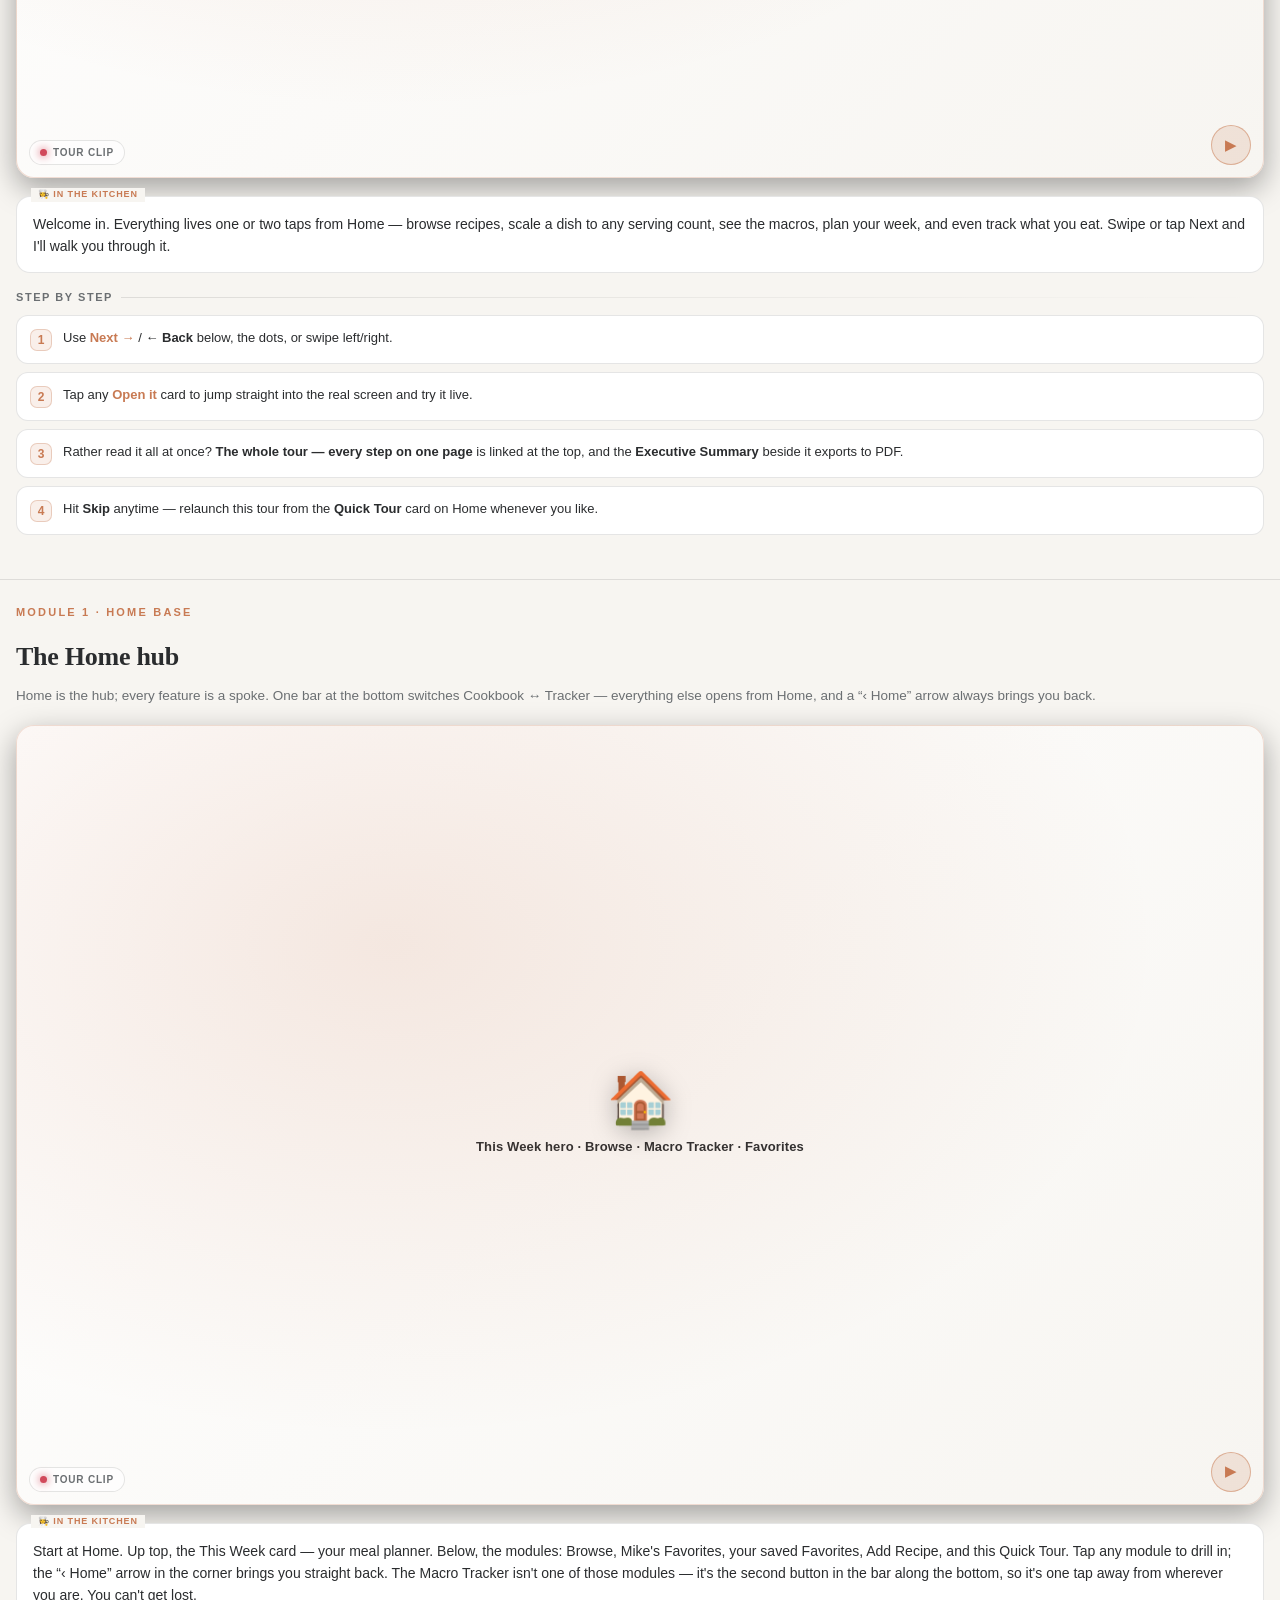
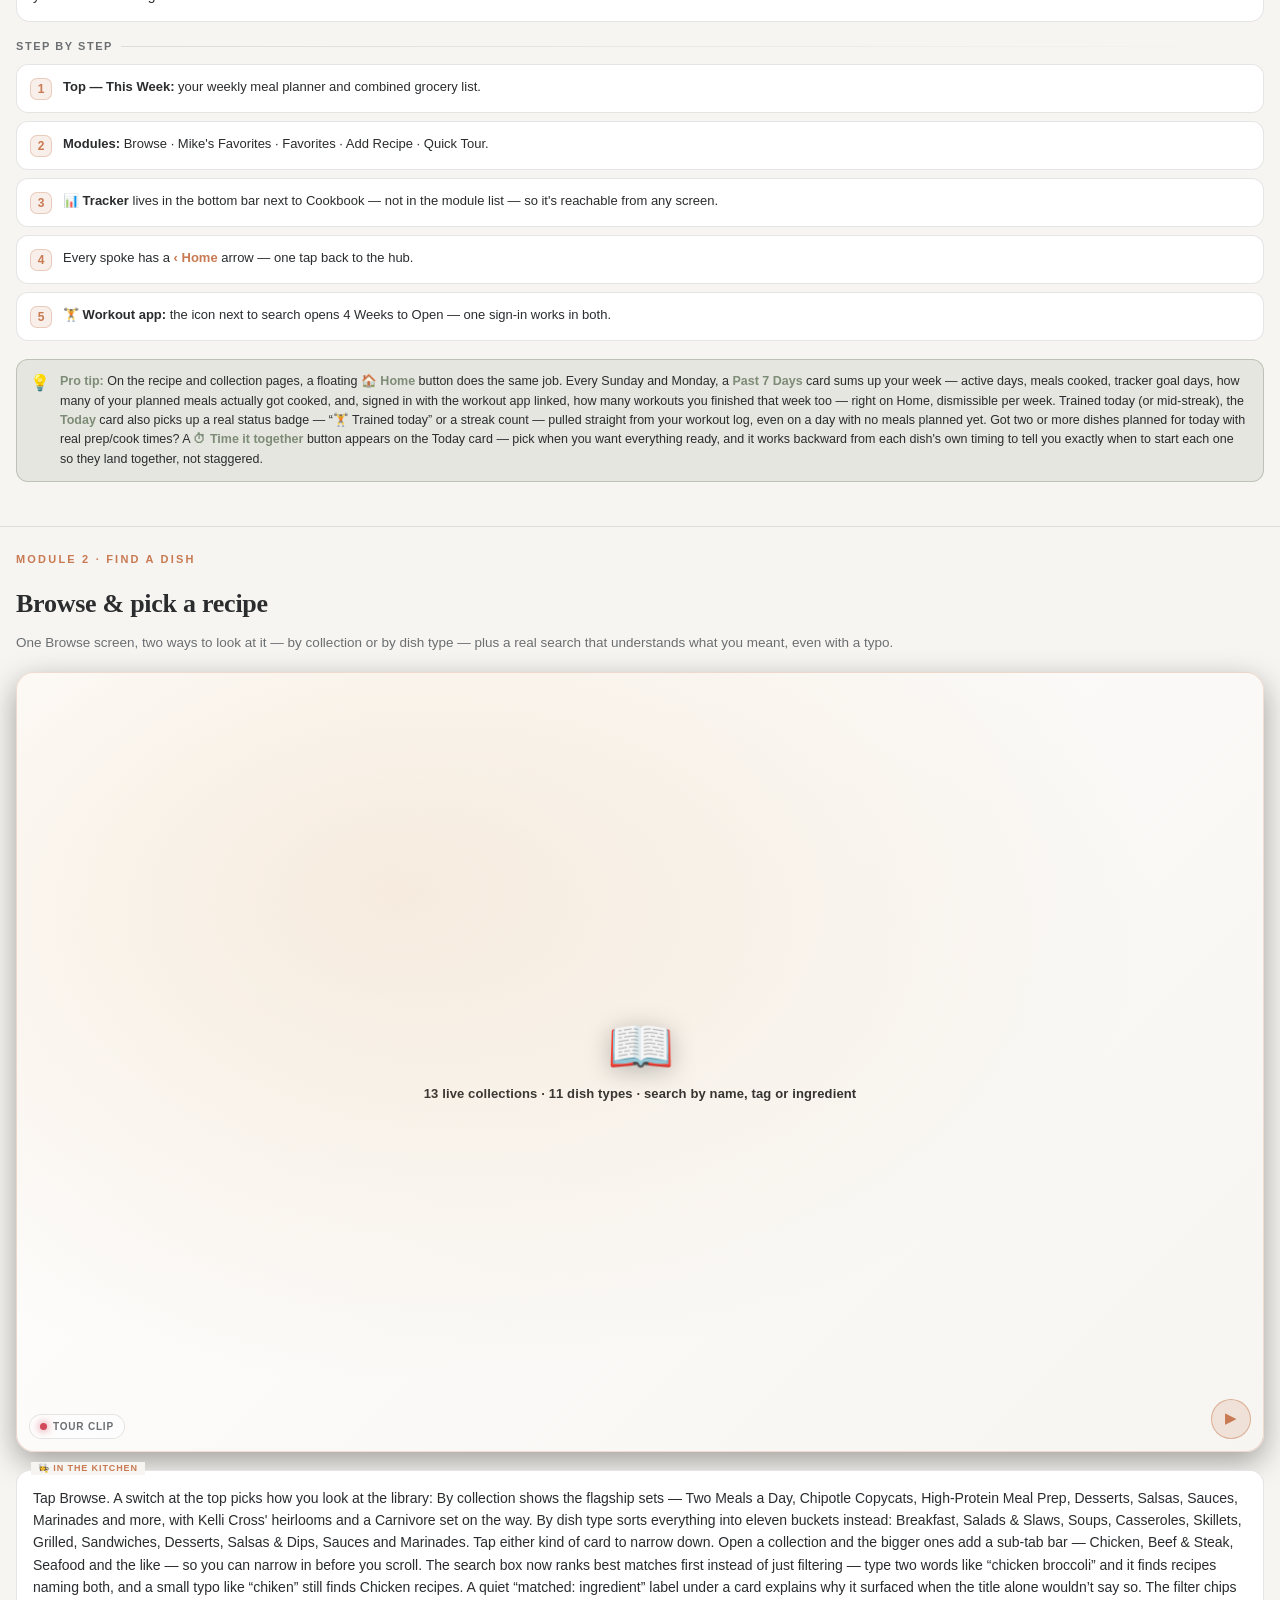
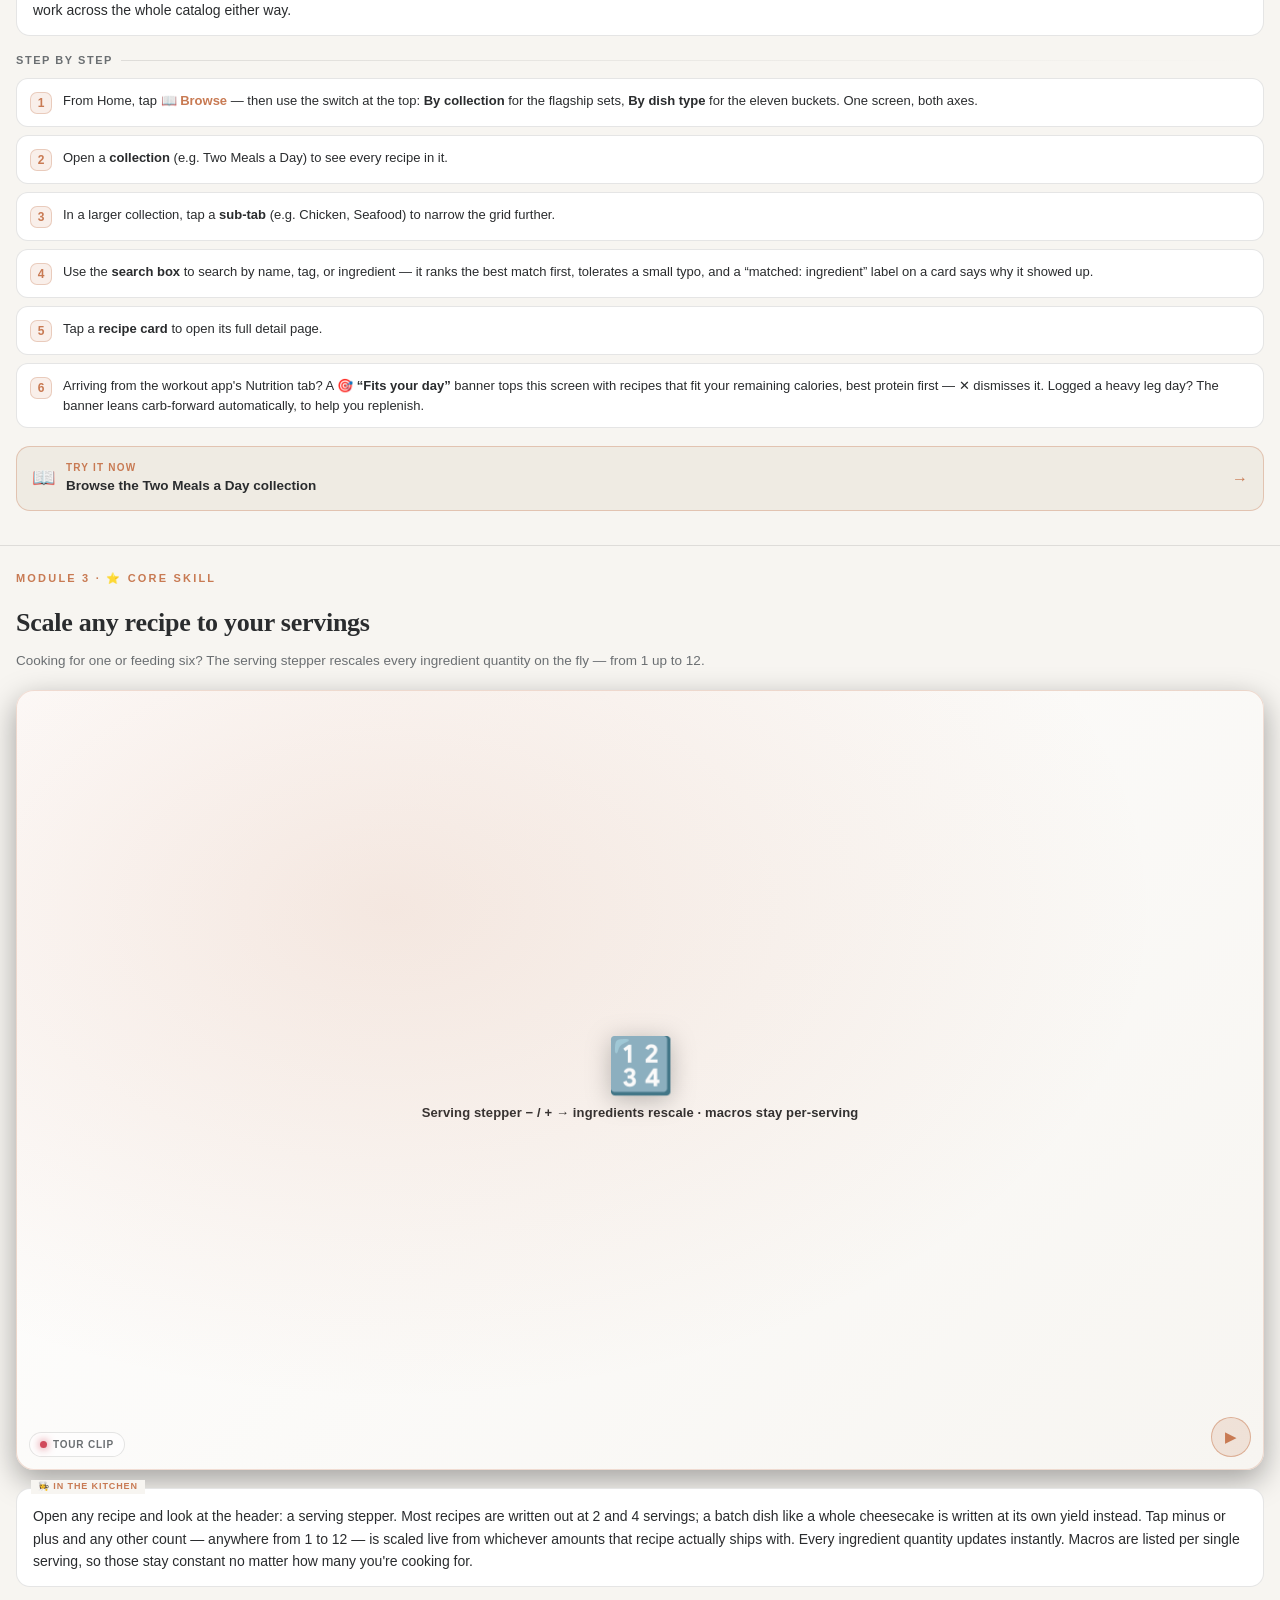
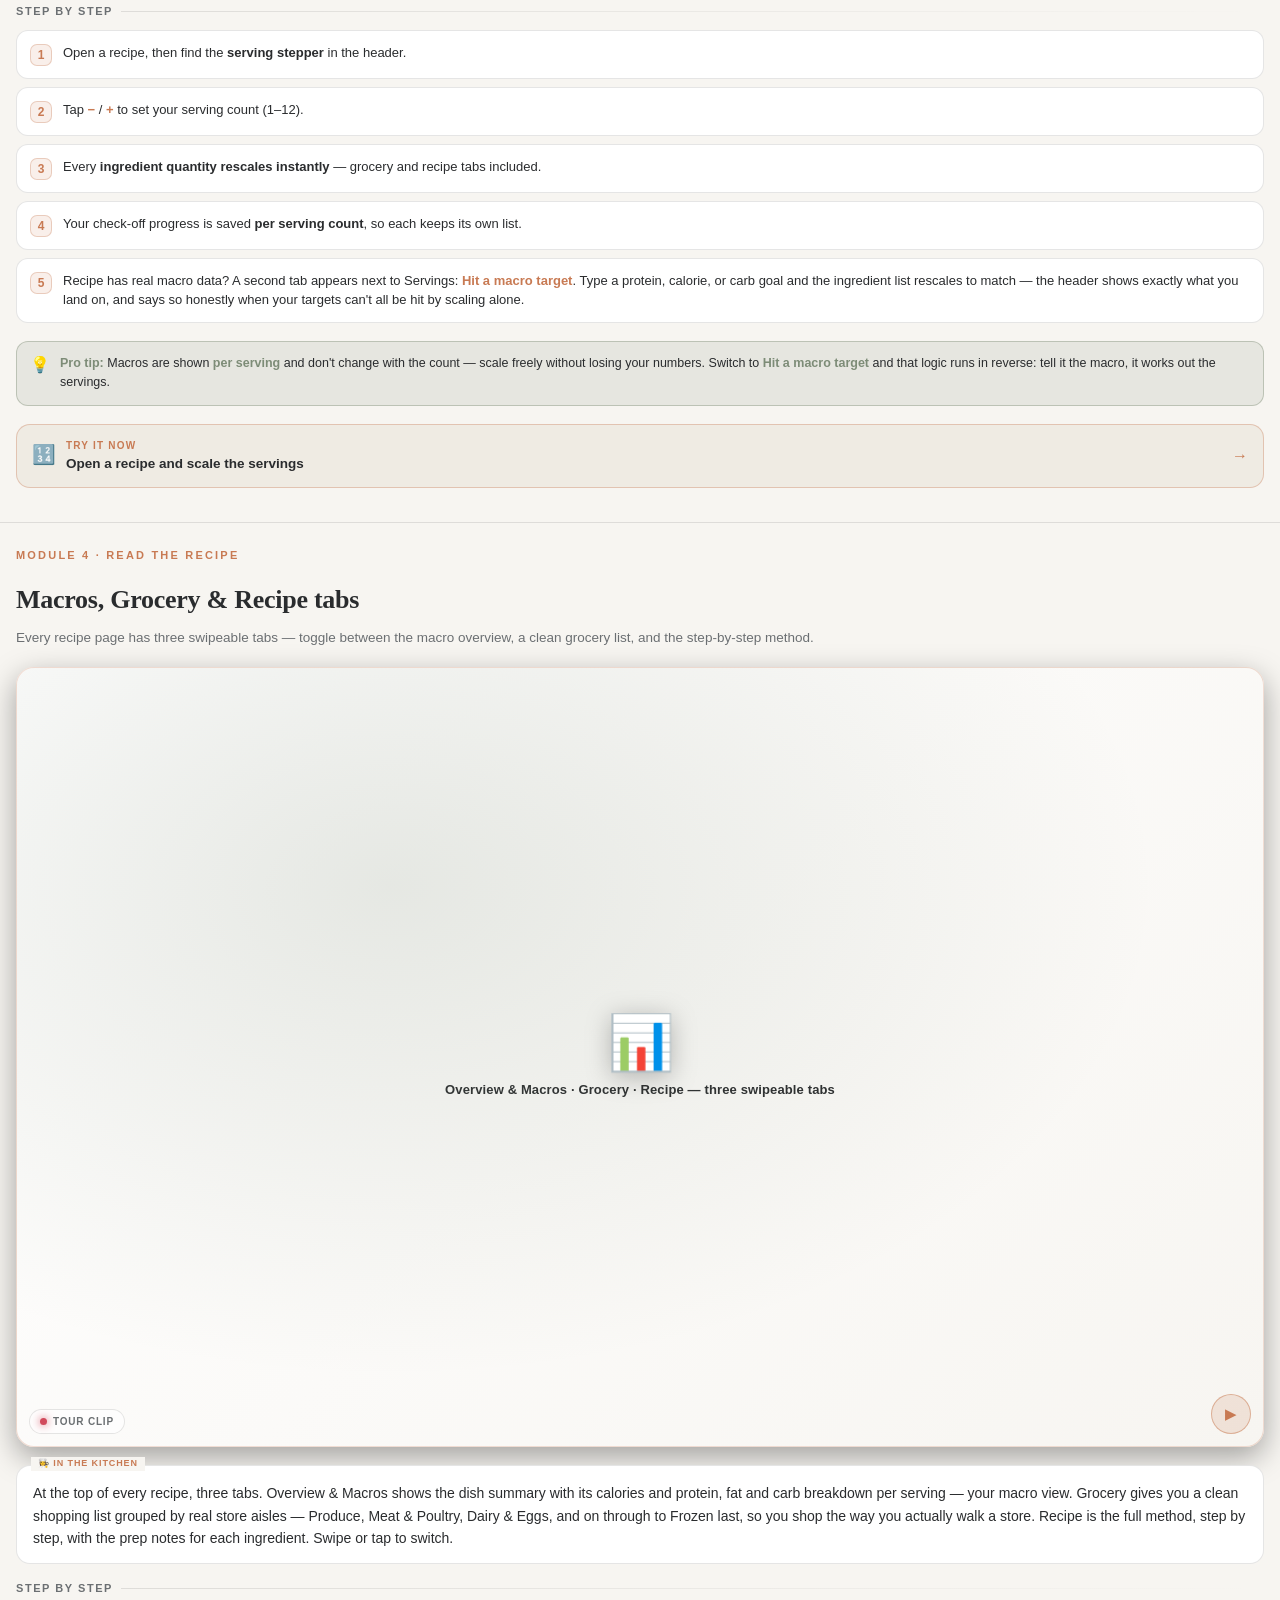
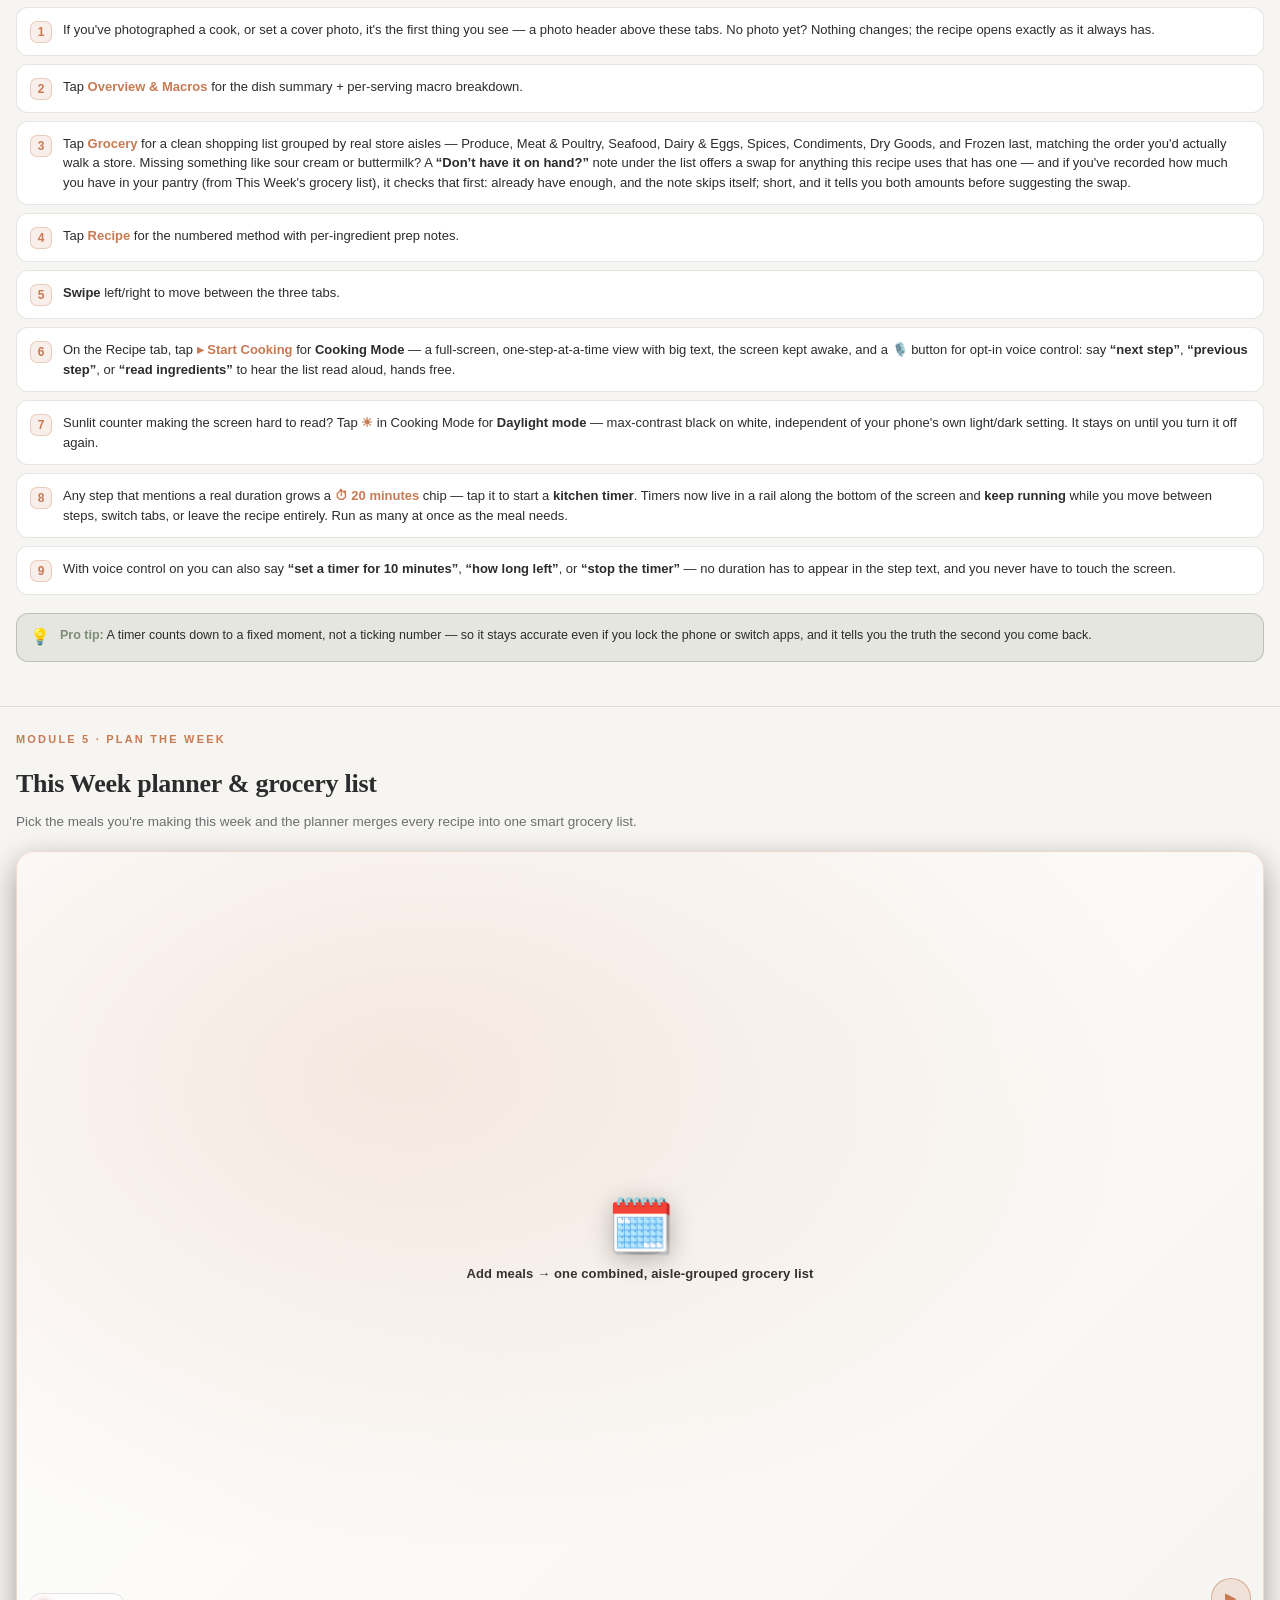
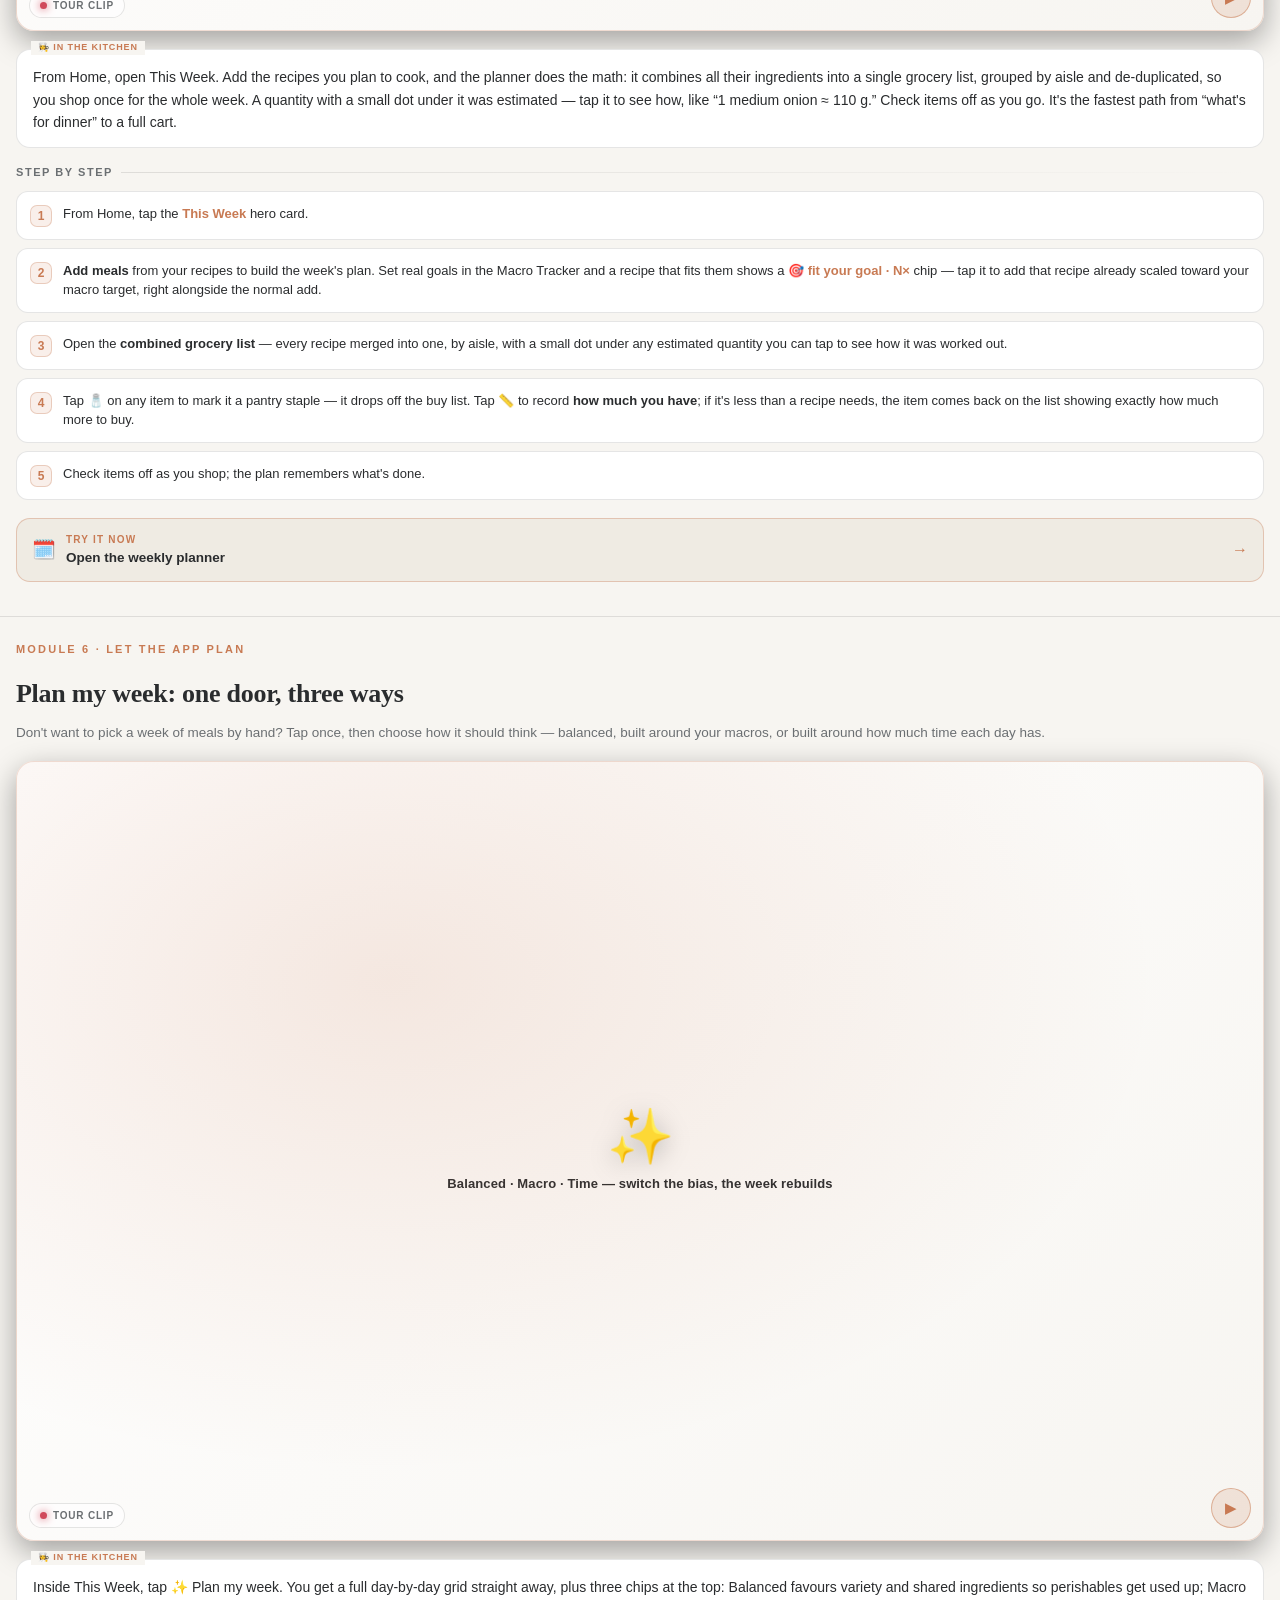
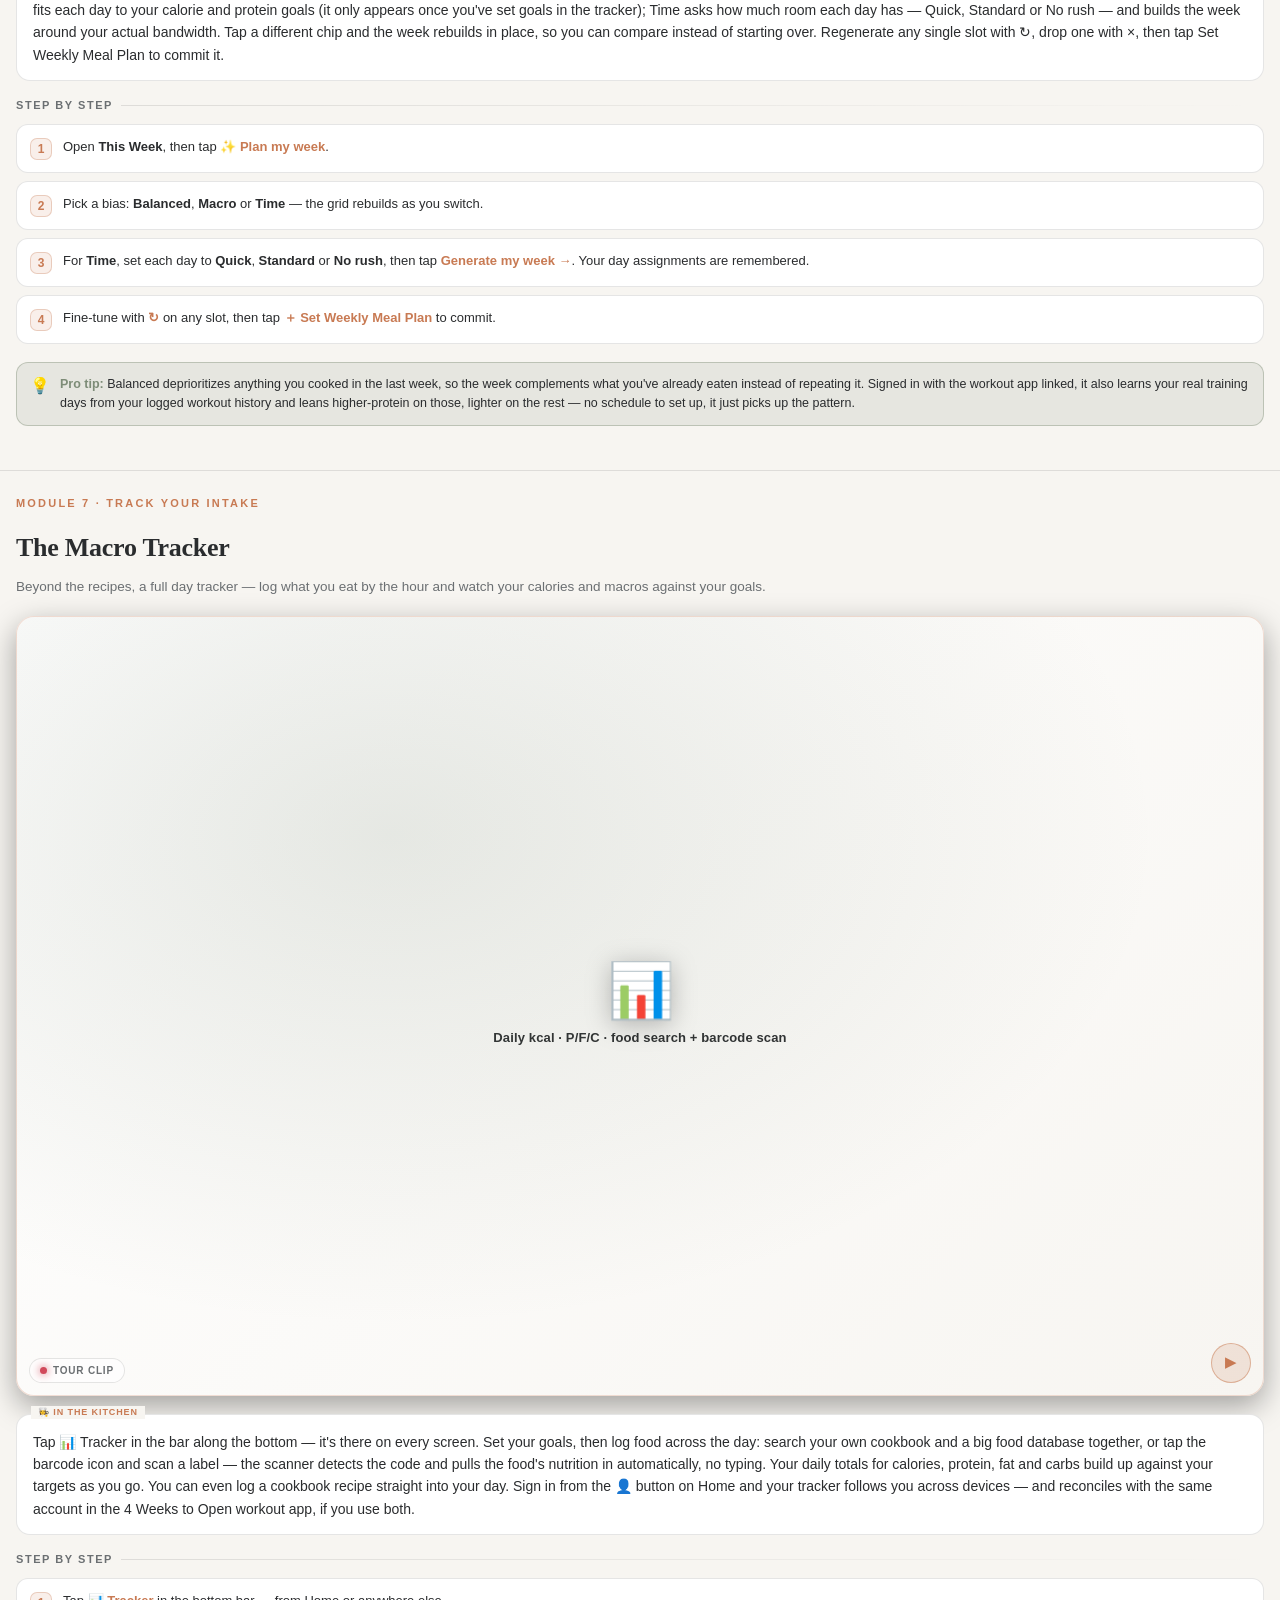
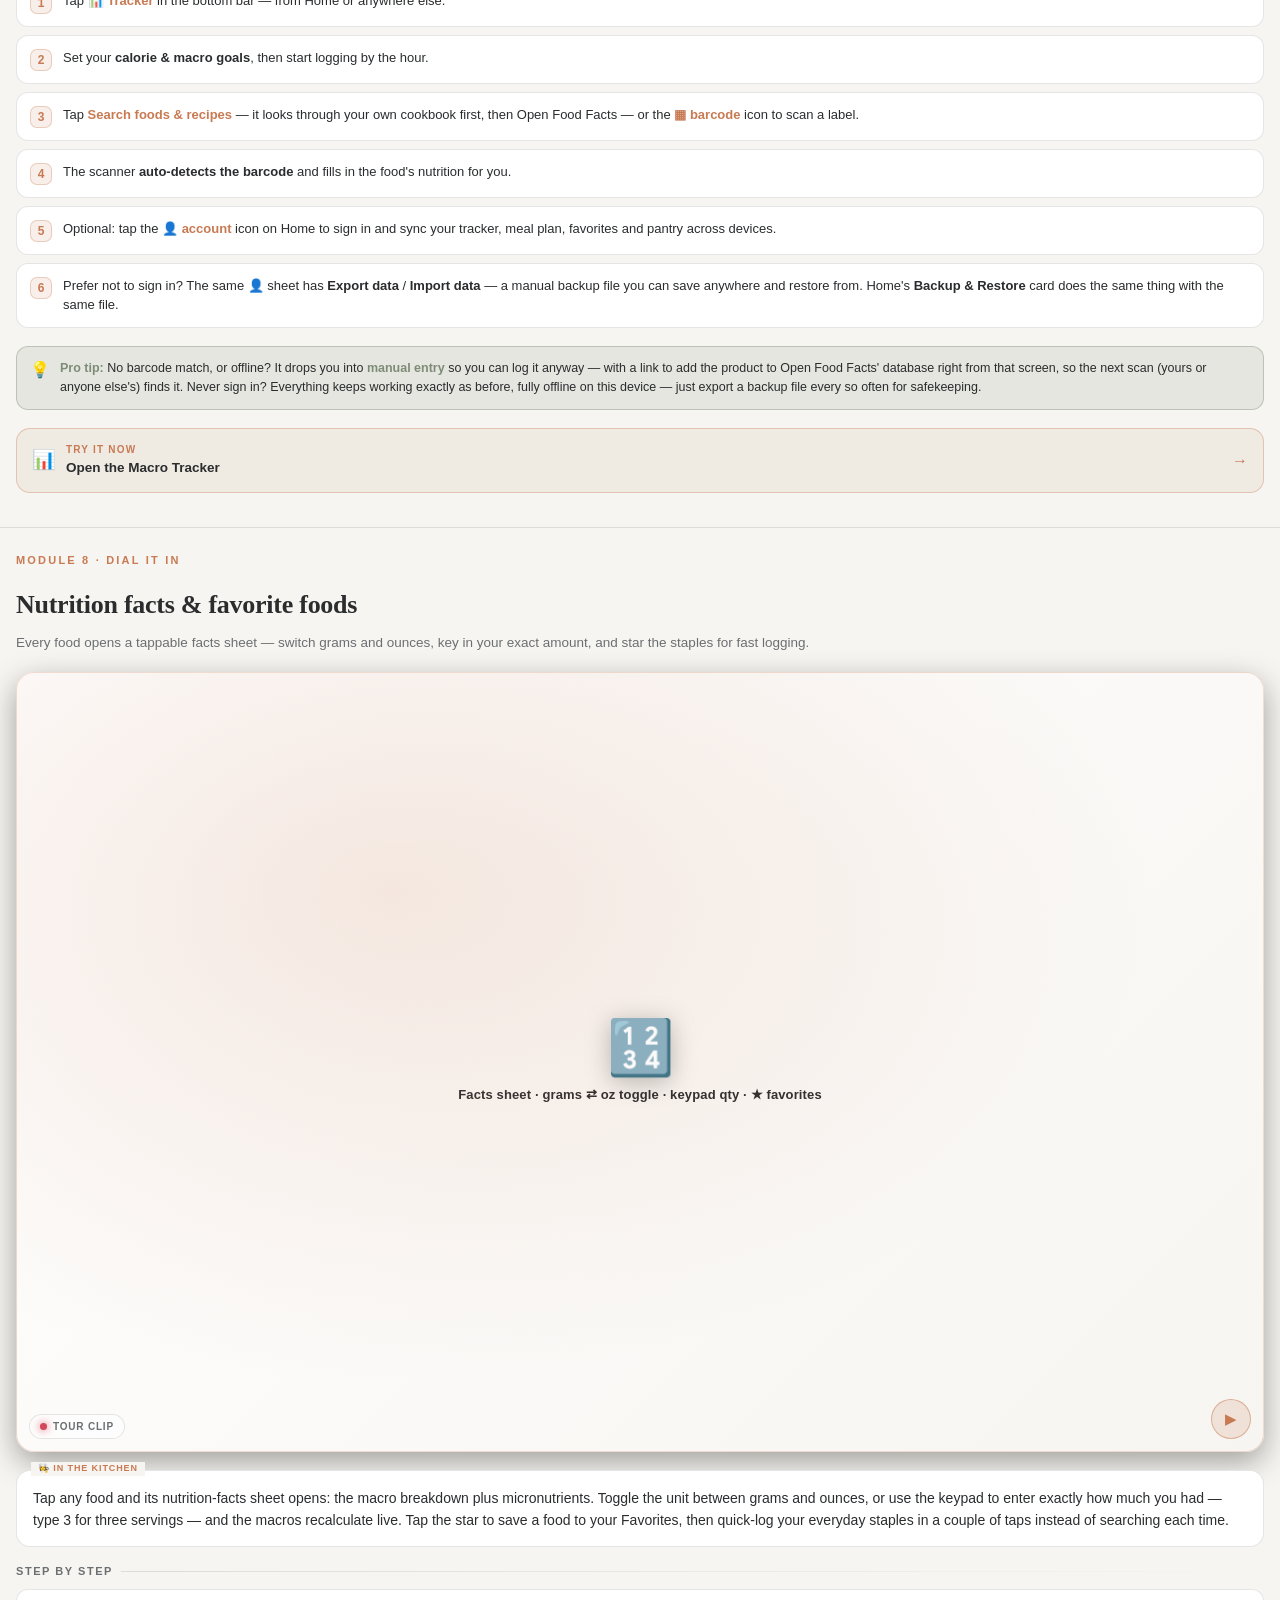
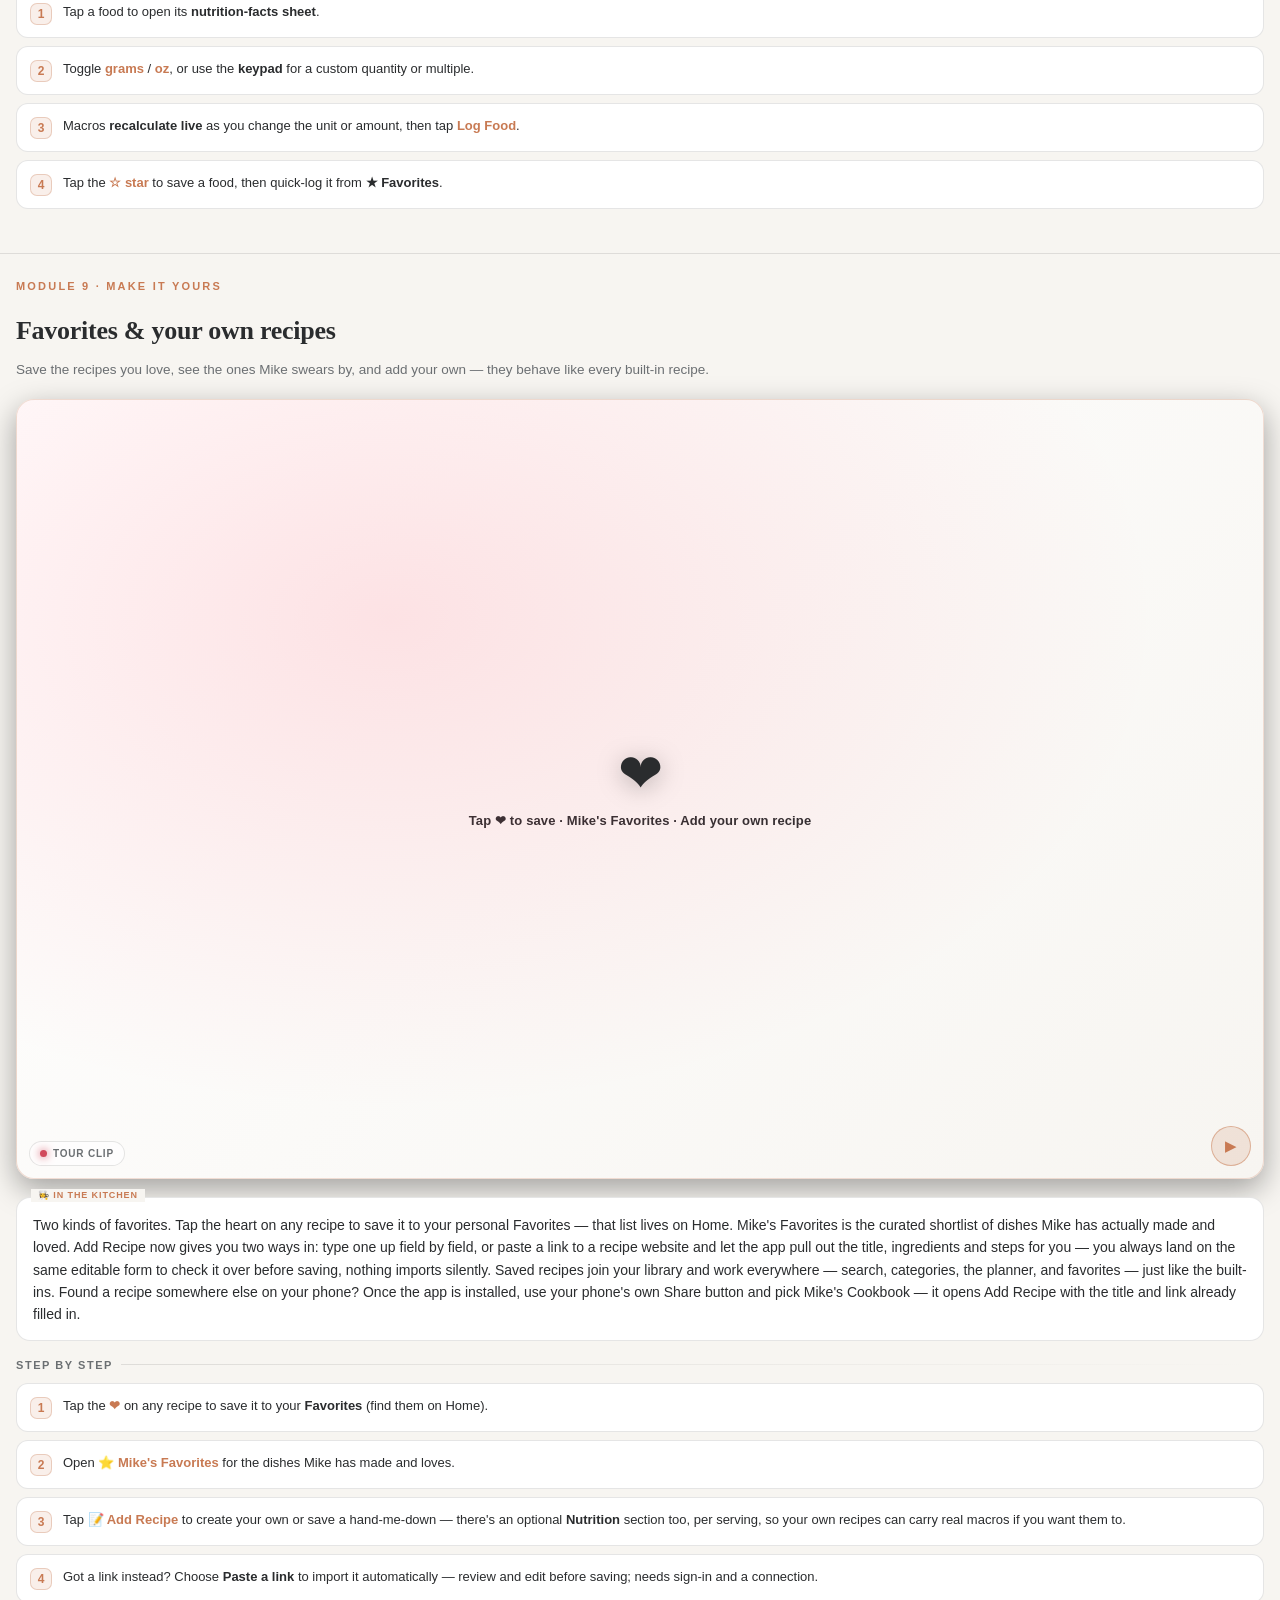
<file: quick-tour-full.html>
<!DOCTYPE html>
<html lang="en">
<head>
<meta charset="UTF-8" />
<meta name="viewport" content="width=device-width, initial-scale=1, viewport-fit=cover" />
<meta name="theme-color" content="#1E2022" media="(prefers-color-scheme: dark)" />
<meta name="theme-color" content="#F7F5F1" media="(prefers-color-scheme: light)" />
<meta name="apple-mobile-web-app-capable" content="yes" />
<meta name="apple-mobile-web-app-status-bar-style" content="black-translucent" />
<meta name="apple-mobile-web-app-title" content="Mike's Cookbook" />
<link rel="manifest" href="manifest.json" />
<link rel="apple-touch-icon" href="images/icons/icon-180.png" />
<link rel="icon" href="icon.svg" type="image/svg+xml" />
<title>The whole tour · Mike's Cookbook</title>
<link rel="stylesheet" href="cookbook.css" />
<link rel="stylesheet" href="quick-tour.css" />
<style>
/* ── The tour as one document. Everything a slide contains is already styled
      by quick-tour.css; the only thing this page adds is the shape AROUND a
      slide — stacked sections with a contents list on top, instead of one
      positioned card at a time. ── */
.qtf-intro{padding:4px 16px 10px;}
.qtf-intro p{font-size:14px;line-height:1.55;color:var(--on-dark-dim);}
/* A real target, not a link inside a sentence: tools/check-a11y.mjs measures
   every anchor against the 44px floor and has no inline-link exemption, and
   this one is a genuine destination rather than an aside. */
.qtf-guided{display:flex;align-items:center;min-height:44px;margin-top:10px;padding:8px 12px;
  border-radius:12px;background:var(--bg-elev);border:1px solid var(--line-dark);
  color:var(--accent);font-size:13px;font-weight:700;text-decoration:none;}
.qtf-toc{margin:6px 16px 20px;padding:14px;border-radius:14px;background:var(--bg-elev);border:1px solid var(--line-dark);}
.qtf-toc h2{font-family:var(--serif);font-size:15px;font-weight:700;color:var(--on-dark);margin-bottom:8px;}
.qtf-toc ol{list-style:none;counter-reset:qtf;}
.qtf-toc li{counter-increment:qtf;}
.qtf-toc a{display:flex;align-items:center;gap:10px;min-height:44px;padding:2px 4px;text-decoration:none;
  color:var(--on-dark);font-size:14px;border-bottom:1px solid var(--line-dark);}
.qtf-toc li:last-child a{border-bottom:0;}
.qtf-toc a::before{content:counter(qtf);flex-shrink:0;width:22px;height:22px;border-radius:50%;
  display:flex;align-items:center;justify-content:center;background:var(--accent);color:#fff;
  font-size:11px;font-weight:800;}
.qtf-toc .qtf-eyebrow{color:var(--on-dark-dim);font-size:11px;font-weight:700;letter-spacing:0.04em;text-transform:uppercase;}
.qtf-sec{padding:8px 16px 4px;
  /* The top bar is sticky, so a bare anchor jump parks the section title
     underneath it. Clear its real height plus the notch. */
  scroll-margin-top:calc(82px + env(safe-area-inset-top));}
.qtf-sec + .qtf-sec{border-top:1px solid var(--line-dark);margin-top:22px;padding-top:24px;}
/* quick-tour.css hides every slide but the active one (display:none / .active
   display:block) — that is the step tour's whole mechanism. Here every slide is
   shown, so the rule has to be undone explicitly, and the entrance animation
   with it: twelve of them firing at once on load is not an entrance. */
.qtf-sec .qt-slide{display:block;animation:none;padding:0;}
.qtf-top-actions{display:flex;gap:10px;padding:0 16px 18px;flex-wrap:wrap;}
.qtf-top-actions a{flex:1 1 160px;min-height:44px;display:flex;align-items:center;justify-content:center;
  border-radius:12px;text-decoration:none;font-size:13px;font-weight:700;}
.qtf-top-actions .primary{background:var(--accent);color:#fff;}
.qtf-top-actions .ghost{background:var(--bg-elev);border:1px solid var(--line-dark);color:var(--on-dark);}
/* quick-tour.css sizes .qt-back at 38px and .qt-skip's tap area at 34px tall.
   Both are pre-existing shortfalls on the step tour (tools/check-a11y.mjs
   records them in its ratchet); this page is new, so it starts at the floor
   rather than inheriting a miss. Scoped here so the step tour's own layout,
   which the ratchet is measured against, is untouched. */
.qt-top .qt-back{width:44px;height:44px;}
.qt-top .qt-skip{display:flex;align-items:center;min-height:44px;padding:8px 10px;}
</style>
</head>
<body>

<!-- One step at a time is the right shape for a first open and the wrong one
     for looking something up later: nothing to scan, nothing to search, nothing
     to send someone. This is the same quick-tour-data.js the step tour renders,
     laid out as a single document, so the two cannot say different things. -->
<div class="qt-top">
  <a href="quick-tour.html" class="qt-back" aria-label="Back to the step-by-step tour">←</a>
  <div class="qt-top-info">
    <div class="qt-top-title">The whole tour</div>
    <div class="qt-top-sub" id="qtfSub">Every step, one page</div>
  </div>
  <a href="index.html" class="qt-skip">Home</a>
</div>

<div class="qtf-intro">
  <p>Every step of the Quick Tour, in order, on one scrollable page — for looking
     something up rather than being walked through it.</p>
  <a class="qtf-guided" href="quick-tour.html">🎬 Prefer the guided version? Take the step-by-step tour →</a>
</div>

<nav class="qtf-toc" aria-label="Contents">
  <h2>Contents</h2>
  <ol id="qtfToc"></ol>
</nav>

<div id="qtfSections"></div>

<div class="qtf-top-actions">
  <a class="primary" href="index.html">Start cooking →</a>
  <a class="ghost" href="quick-tour-overview.html">Executive Summary</a>
</div>

<script src="quick-tour-data.js"></script>
<script>
(function () {
  'use strict';
  var slides = (window.MC_TOUR && MC_TOUR.SLIDES) || [];

  document.getElementById('qtfSub').textContent =
    slides.length + ' steps, one page';

  document.getElementById('qtfToc').innerHTML = slides.map(function (s, i) {
    return '<li><a href="#qtf-' + i + '">' +
      '<span><span class="qtf-eyebrow">' + s.eyebrow + '</span><br>' + s.title + '</span></a></li>';
  }).join('');

  document.getElementById('qtfSections').innerHTML = slides.map(function (s, i) {
    return '<section class="qtf-sec" id="qtf-' + i + '">' +
      '<div class="qt-slide">' + MC_TOUR.slideBodyHTML(s) + '</div></section>';
  }).join('');
})();
</script>
<script src="cookbook-sw.js"></script>
</body>
</html>
</file>
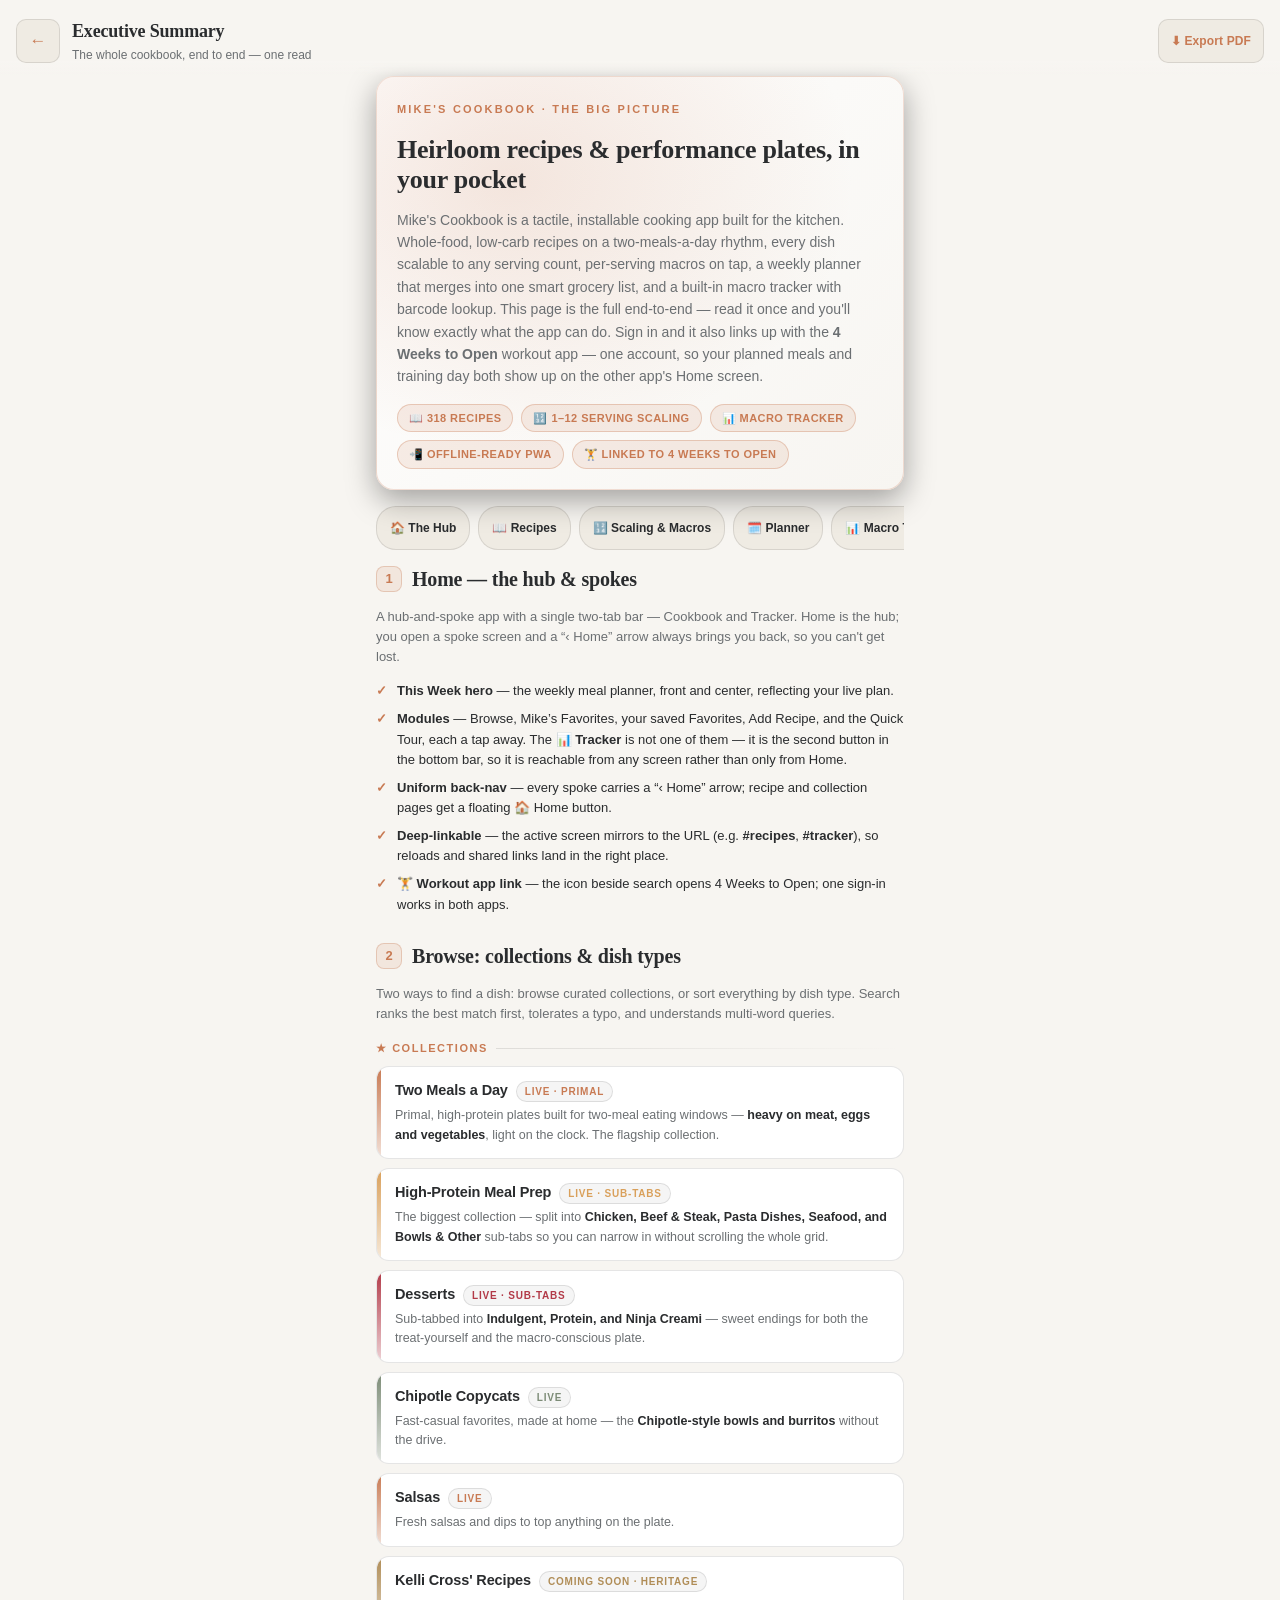
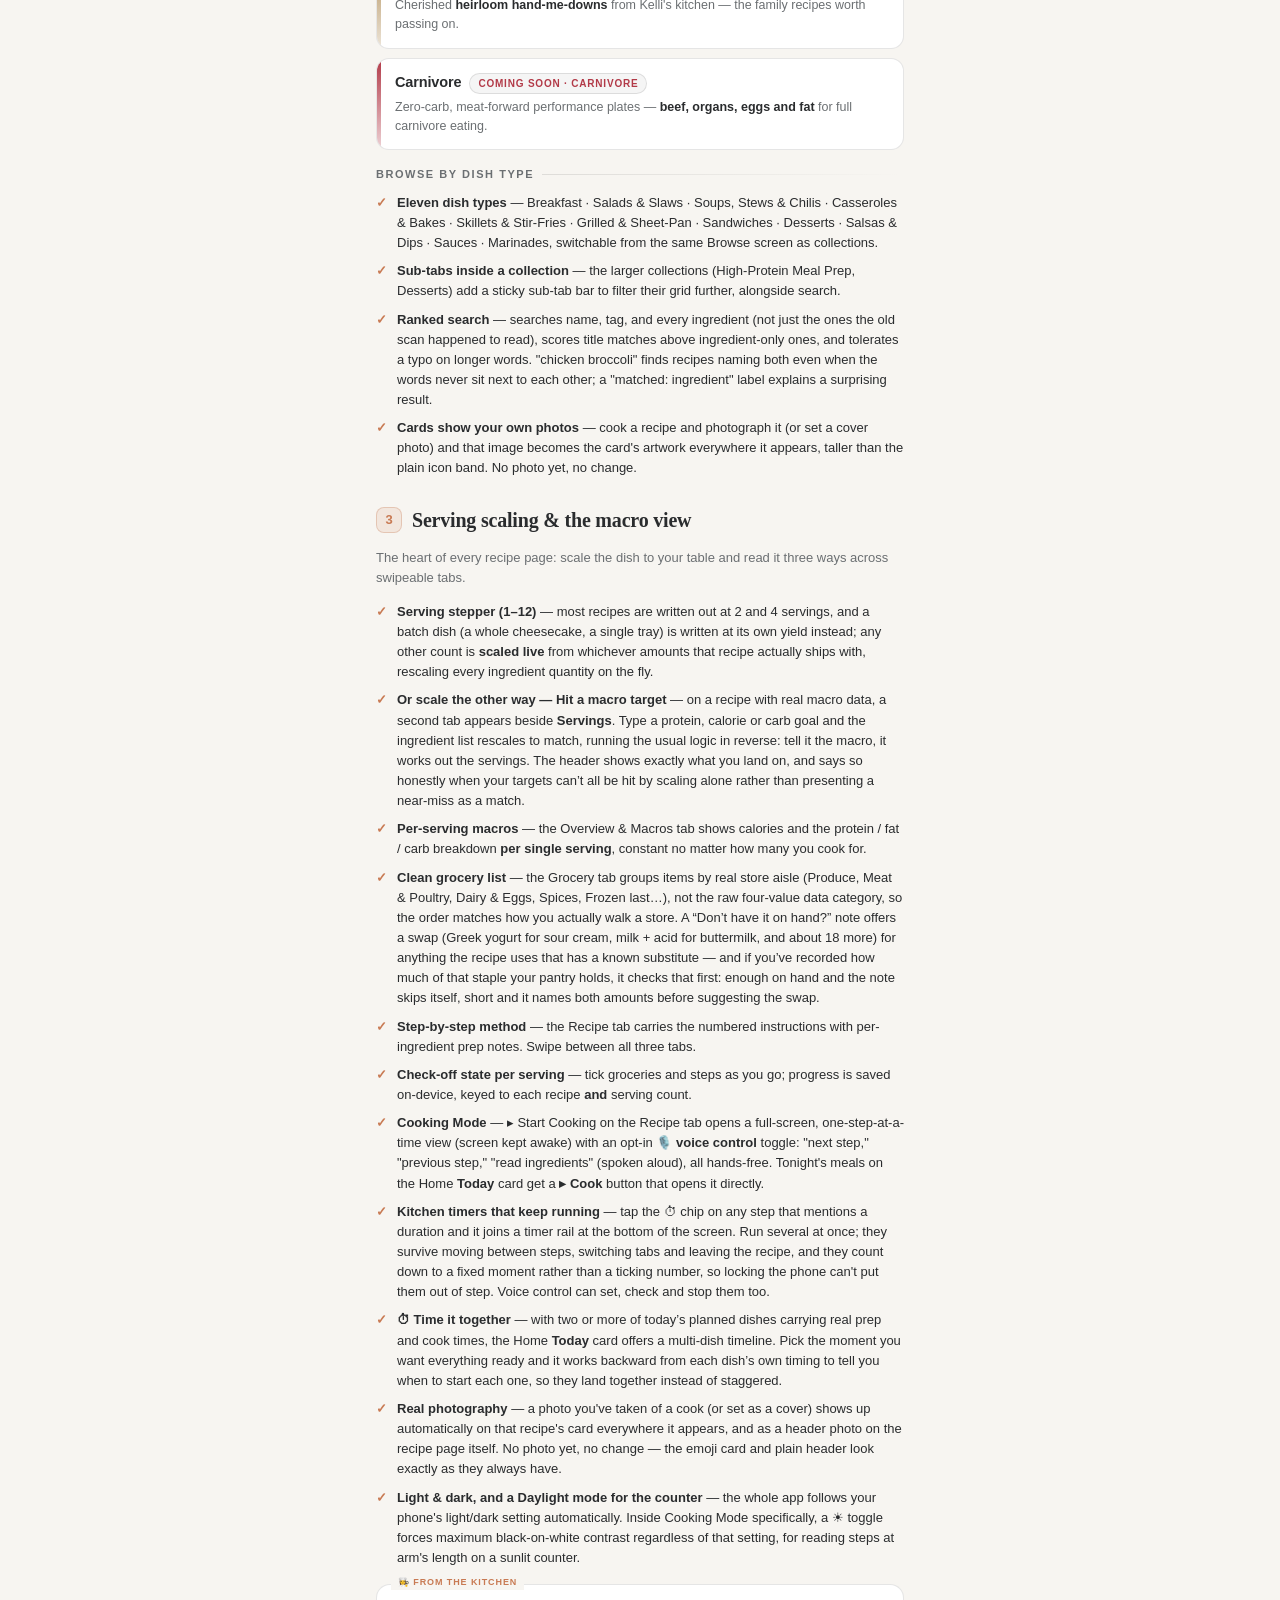
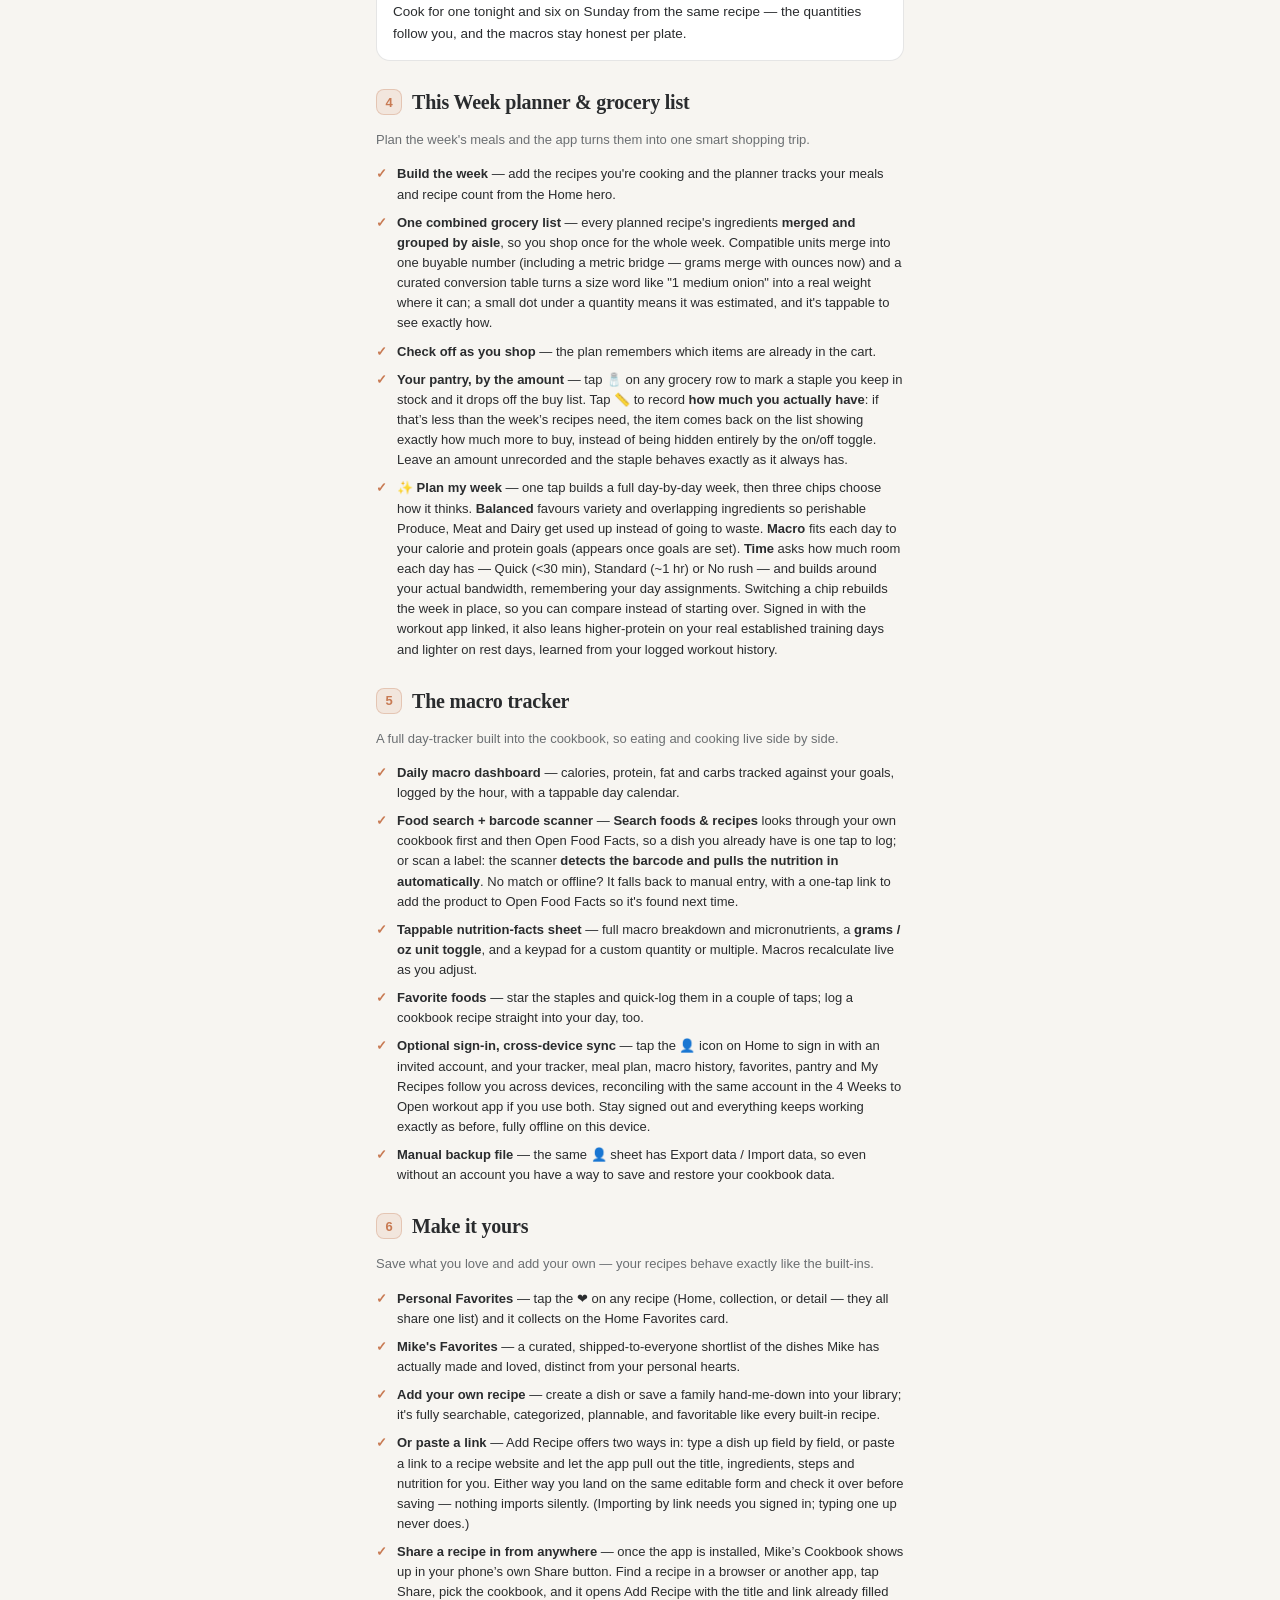
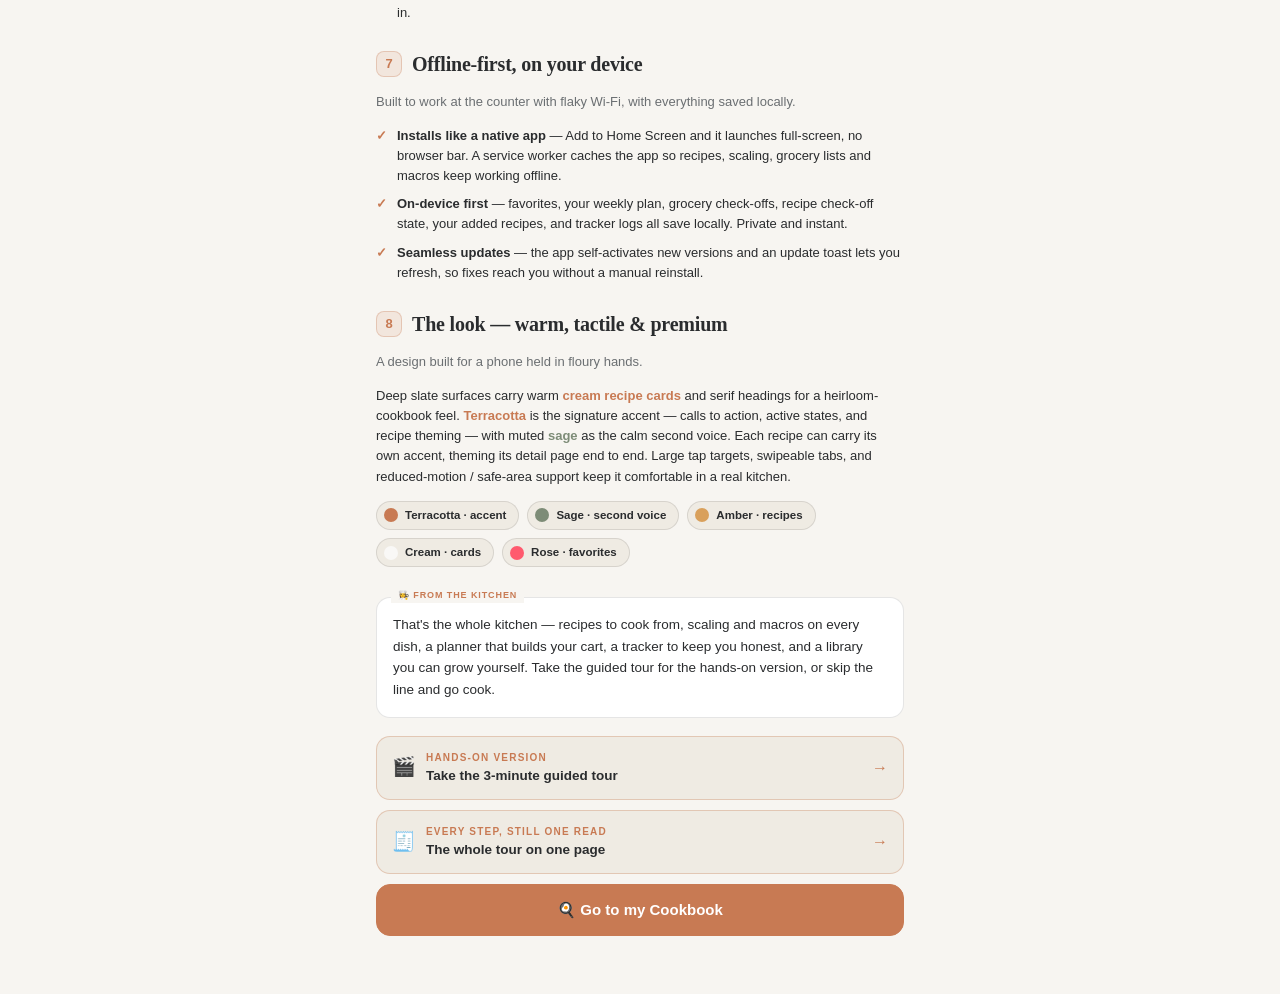
<file: quick-tour-overview.html>
<!DOCTYPE html>
<html lang="en">
<head>
<meta charset="UTF-8" />
<meta name="viewport" content="width=device-width, initial-scale=1, viewport-fit=cover" />
<meta name="theme-color" content="#1E2022" media="(prefers-color-scheme: dark)" />
<meta name="theme-color" content="#F7F5F1" media="(prefers-color-scheme: light)" />
<meta name="apple-mobile-web-app-capable" content="yes" />
<meta name="apple-mobile-web-app-status-bar-style" content="black-translucent" />
<meta name="apple-mobile-web-app-title" content="Mike's Cookbook" />
<link rel="manifest" href="manifest.json" />
<link rel="apple-touch-icon" href="images/icons/icon-180.png" />
<link rel="icon" href="icon.svg" type="image/svg+xml" />
<title>Executive Summary · Mike's Cookbook</title>
<link rel="stylesheet" href="cookbook.css" />
<style>
/* ── Executive Summary — cookbook design system (cream cards on slate,
      terracotta accent, serif headings). Mirrors the MC Training summary
      structure for cross-app continuity. ── */
*{box-sizing:border-box;}
body{background:var(--bg);min-height:100vh;color:var(--on-dark);overflow-x:hidden;padding-bottom:48px;}
.wrap{max-width:560px;margin:0 auto;padding:0 16px;}

/* TOP BAR */
.es-top{display:flex;align-items:center;gap:12px;padding:18px 16px 12px;position:sticky;top:0;z-index:20;
  background:linear-gradient(to bottom,var(--bg) 80%,transparent);}
/* 44px floor (end-to-end audit, A-05) — was 38x38. */
.es-back{display:flex;align-items:center;justify-content:center;width:44px;height:44px;border-radius:10px;flex-shrink:0;
  background:var(--bg-elev);border:1px solid var(--line-dark);color:var(--accent);font-size:17px;text-decoration:none;}
.es-top-info{flex:1;min-width:0;}
/* Downloads this page as a real .pdf (mc-pdf.js). Marked .no-pdf so the button
   doesn't print itself into the file it just made. */
.es-export{display:flex;align-items:center;justify-content:center;gap:5px;flex-shrink:0;
  min-height:44px;padding:0 12px;border-radius:10px;white-space:nowrap;
  background:var(--bg-elev);border:1px solid var(--line-dark);color:var(--accent);
  font-family:inherit;font-size:12px;font-weight:700;letter-spacing:0.01em;}
.es-export:active{opacity:0.65;}
.es-export[disabled]{opacity:0.5;}
@media (max-width:380px){.es-export{padding:0 9px;font-size:11px;}}
.es-top-title{font-family:var(--serif);font-size:18px;font-weight:700;letter-spacing:-0.01em;}
.es-top-sub{font-size:12px;color:var(--on-dark-dim);margin-top:1px;}

/* HERO */
.es-hero{position:relative;border-radius:18px;overflow:hidden;margin-bottom:14px;
  background:linear-gradient(135deg,var(--surface),var(--surface-2));
  border:1px solid rgba(var(--accent-rgb),0.25);box-shadow:0 10px 30px rgba(0,0,0,0.35);padding:24px 20px 20px;}
.es-hero-glow{position:absolute;inset:0;pointer-events:none;background:radial-gradient(ellipse at 25% 25%,rgba(var(--accent-rgb),0.18) 0%,transparent 62%);}
.es-eyebrow{font-size:11px;font-weight:800;letter-spacing:0.2em;text-transform:uppercase;color:var(--accent);margin-bottom:8px;position:relative;}
.es-hero h1{font-family:var(--serif);font-size:26px;font-weight:700;letter-spacing:-0.01em;line-height:1.15;margin-bottom:10px;position:relative;color:var(--ink);}
.es-hero p{font-size:14px;line-height:1.6;color:var(--ink-dim);position:relative;}
.es-stat-row{display:flex;flex-wrap:wrap;gap:8px;margin-top:16px;position:relative;}
.es-chip{display:inline-flex;align-items:center;gap:6px;font-size:11px;font-weight:700;letter-spacing:0.04em;text-transform:uppercase;
  color:var(--accent);background:rgba(var(--accent-rgb),0.12);border:1px solid rgba(var(--accent-rgb),0.32);border-radius:20px;padding:5px 11px;}

/* JUMP CHIPS */
.es-jump-row{display:flex;gap:8px;overflow-x:auto;padding:2px 0 14px;-webkit-overflow-scrolling:touch;scrollbar-width:none;}
.es-jump-row::-webkit-scrollbar{display:none;}
/* 44px floor (end-to-end audit, A-05) — the row was 34px tall. These are a
   horizontally scrolling row of anchors, so growing them vertically costs no
   horizontal space and cannot overlap a sibling. */
.es-jump{flex-shrink:0;min-height:44px;box-sizing:border-box;display:inline-flex;align-items:center;font-size:12px;font-weight:700;color:var(--on-dark);text-decoration:none;
  background:var(--bg-elev);border:1px solid var(--line-dark);border-radius:20px;padding:7px 13px;}
.es-jump:active{border-color:var(--accent);color:var(--accent);}

/* SECTIONS */
.es-sec{margin-bottom:26px;scroll-margin-top:74px;}
.es-sec-head{display:flex;align-items:center;gap:10px;margin-bottom:6px;}
.es-sec-num{flex-shrink:0;width:26px;height:26px;border-radius:8px;background:rgba(var(--accent-rgb),0.12);border:1px solid rgba(var(--accent-rgb),0.3);
  color:var(--accent);font-size:13px;font-weight:800;display:flex;align-items:center;justify-content:center;}
.es-sec-title{font-family:var(--serif);font-size:20px;font-weight:700;letter-spacing:-0.01em;color:var(--on-dark);}
.es-lede{font-size:13px;color:var(--on-dark-dim);line-height:1.55;margin-bottom:14px;}

/* CARDS */
.es-cards{display:flex;flex-direction:column;gap:9px;}
.es-card{position:relative;background:var(--surface);border:1px solid var(--line);border-radius:13px;padding:13px 15px 13px 18px;overflow:hidden;}
.es-card::before{content:'';position:absolute;left:0;top:0;bottom:0;width:4px;background:linear-gradient(to bottom,var(--rail,var(--accent)),transparent 130%);}
.es-card-top{display:flex;align-items:baseline;gap:8px;flex-wrap:wrap;margin-bottom:4px;}
.es-card-name{font-size:14.5px;font-weight:800;letter-spacing:-0.01em;color:var(--ink);}
.es-card-tag{font-size:10px;font-weight:800;letter-spacing:0.08em;text-transform:uppercase;color:var(--rail,var(--accent));
  background:rgba(0,0,0,0.04);border:1px solid var(--line);border-radius:14px;padding:2px 8px;}
.es-card-tx{font-size:12.5px;line-height:1.55;color:var(--ink-dim);}
.es-card-tx b{color:var(--ink);font-weight:700;}

/* CHECK LIST */
.es-ticks{list-style:none;display:flex;flex-direction:column;gap:8px;margin-top:4px;padding:0;}
.es-ticks li{display:flex;gap:10px;align-items:flex-start;font-size:13px;line-height:1.55;color:var(--on-dark);}
.es-ticks .chk{color:var(--accent);font-weight:800;flex-shrink:0;}
.es-ticks b{color:var(--on-dark);font-weight:700;}

/* COACH NOTE */
.es-note{background:var(--surface);border:1px solid var(--line);border-radius:14px;padding:16px;margin-top:14px;position:relative;}
.es-note::before{content:'👩‍🍳 FROM THE KITCHEN';position:absolute;top:-9px;left:14px;font-size:9px;font-weight:800;letter-spacing:0.1em;color:var(--accent);background:var(--bg);padding:0 7px;}
.es-note p{font-size:13.5px;line-height:1.6;color:var(--ink);margin:0;}

/* DIVIDER LABEL */
.es-tier{font-size:11px;font-weight:800;letter-spacing:0.14em;text-transform:uppercase;color:var(--on-dark-dim);margin:16px 0 10px;display:flex;align-items:center;gap:8px;}
.es-tier.flag{color:var(--accent);}
.es-tier::after{content:'';flex:1;height:1px;background:linear-gradient(90deg,var(--line-dark),transparent);}

/* PALETTE SWATCHES */
.es-swatches{display:flex;flex-wrap:wrap;gap:8px;margin-top:10px;}
.es-swatch{display:inline-flex;align-items:center;gap:7px;background:var(--bg-elev);border:1px solid var(--line-dark);border-radius:20px;
  padding:5px 12px 5px 7px;font-size:11.5px;font-weight:700;color:var(--on-dark);}
.es-swatch .sw{width:14px;height:14px;border-radius:50%;}

/* FOOT CTAs */
.es-foot{margin-top:30px;}
.es-cta{display:flex;align-items:center;gap:10px;text-decoration:none;background:var(--bg-elev);border:1px solid rgba(var(--accent-rgb),0.32);border-radius:14px;padding:13px 15px;margin-bottom:10px;}
.es-cta:active{background:rgba(var(--accent-rgb),0.14);}
.es-cta-ico{font-size:19px;}
.es-cta-body{flex:1;min-width:0;}
.es-cta-lbl{font-size:10px;font-weight:800;letter-spacing:0.12em;text-transform:uppercase;color:var(--accent);}
.es-cta-nm{font-size:13.5px;font-weight:600;color:var(--on-dark);margin-top:1px;}
.es-cta-arrow{color:var(--accent);font-size:16px;flex-shrink:0;}
.es-cta.solid{background:var(--accent);border-color:var(--accent);justify-content:center;}
.es-cta.solid .es-cta-nm{color:#fff;font-size:15px;font-weight:700;}
</style>
</head>
<body>

<div class="es-top">
  <a href="quick-tour.html" class="es-back" aria-label="Back to Quick Tour">←</a>
  <div class="es-top-info">
    <div class="es-top-title">Executive Summary</div>
    <div class="es-top-sub">The whole cookbook, end to end — one read</div>
  </div>
  <button type="button" class="es-export no-pdf" id="esExport">⬇ Export PDF</button>
</div>

<div class="wrap">

  <!-- ── HERO ── -->
  <div class="es-hero">
    <div class="es-hero-glow"></div>
    <div class="es-eyebrow">Mike's Cookbook · The Big Picture</div>
    <h1>Heirloom recipes &amp; performance plates, in your pocket</h1>
    <p>Mike's Cookbook is a tactile, installable cooking app built for the kitchen. Whole-food, low-carb recipes on a two-meals-a-day rhythm, every dish scalable to any serving count, per-serving macros on tap, a weekly planner that merges into one smart grocery list, and a built-in macro tracker with barcode lookup. This page is the full end-to-end — read it once and you'll know exactly what the app can do. Sign in and it also links up with the <b>4 Weeks to Open</b> workout app — one account, so your planned meals and training day both show up on the other app's Home screen.</p>
    <div class="es-stat-row">
      <span class="es-chip">📖 318 recipes</span>
      <span class="es-chip">🔢 1–12 serving scaling</span>
      <span class="es-chip">📊 Macro tracker</span>
      <span class="es-chip">📲 Offline-ready PWA</span>
      <span class="es-chip">🏋️ Linked to 4 Weeks to Open</span>
    </div>
  </div>

  <!-- ── JUMP NAV ── -->
  <div class="es-jump-row">
    <a class="es-jump" href="#hub">🏠 The Hub</a>
    <a class="es-jump" href="#recipes">📖 Recipes</a>
    <a class="es-jump" href="#detail">🔢 Scaling &amp; Macros</a>
    <a class="es-jump" href="#planner">🗓️ Planner</a>
    <a class="es-jump" href="#tracker">📊 Macro Tracker</a>
    <a class="es-jump" href="#yours">❤ Make It Yours</a>
    <a class="es-jump" href="#look">🎨 The Look</a>
  </div>

  <!-- ── 1 · THE HUB ── -->
  <div class="es-sec" id="hub">
    <div class="es-sec-head"><div class="es-sec-num">1</div><div class="es-sec-title">Home — the hub &amp; spokes</div></div>
    <p class="es-lede">A hub-and-spoke app with a single two-tab bar — Cookbook and Tracker. Home is the hub; you open a spoke screen and a “‹ Home” arrow always brings you back, so you can't get lost.</p>
    <ul class="es-ticks">
      <li><span class="chk">✓</span><span><b>This Week hero</b> — the weekly meal planner, front and center, reflecting your live plan.</span></li>
      <li><span class="chk">✓</span><span><b>Modules</b> — Browse, Mike’s Favorites, your saved Favorites, Add Recipe, and the Quick Tour, each a tap away. The <b>📊 Tracker</b> is not one of them — it is the second button in the bottom bar, so it is reachable from any screen rather than only from Home.</span></li>
      <li><span class="chk">✓</span><span><b>Uniform back-nav</b> — every spoke carries a “‹ Home” arrow; recipe and collection pages get a floating 🏠 Home button.</span></li>
      <li><span class="chk">✓</span><span><b>Deep-linkable</b> — the active screen mirrors to the URL (e.g. <b>#recipes</b>, <b>#tracker</b>), so reloads and shared links land in the right place.</span></li>
      <li><span class="chk">✓</span><span><b>🏋️ Workout app link</b> — the icon beside search opens 4 Weeks to Open; one sign-in works in both apps.</span></li>
    </ul>
  </div>

  <!-- ── 2 · RECIPES ── -->
  <div class="es-sec" id="recipes">
    <div class="es-sec-head"><div class="es-sec-num">2</div><div class="es-sec-title">Browse: collections &amp; dish types</div></div>
    <p class="es-lede">Two ways to find a dish: browse curated collections, or sort everything by dish type. Search ranks the best match first, tolerates a typo, and understands multi-word queries.</p>

    <div class="es-tier flag">★ Collections</div>
    <div class="es-cards">
      <div class="es-card" style="--rail:#C87A53;">
        <div class="es-card-top"><span class="es-card-name">Two Meals a Day</span><span class="es-card-tag">Live · Primal</span></div>
        <div class="es-card-tx">Primal, high-protein plates built for two-meal eating windows — <b>heavy on meat, eggs and vegetables</b>, light on the clock. The flagship collection.</div>
      </div>
      <div class="es-card" style="--rail:#D9A05B;">
        <div class="es-card-top"><span class="es-card-name">High-Protein Meal Prep</span><span class="es-card-tag">Live · Sub-tabs</span></div>
        <div class="es-card-tx">The biggest collection — split into <b>Chicken, Beef &amp; Steak, Pasta Dishes, Seafood, and Bowls &amp; Other</b> sub-tabs so you can narrow in without scrolling the whole grid.</div>
      </div>
      <div class="es-card" style="--rail:#B23A48;">
        <div class="es-card-top"><span class="es-card-name">Desserts</span><span class="es-card-tag">Live · Sub-tabs</span></div>
        <div class="es-card-tx">Sub-tabbed into <b>Indulgent, Protein, and Ninja Creami</b> — sweet endings for both the treat-yourself and the macro-conscious plate.</div>
      </div>
      <div class="es-card" style="--rail:#7D8C77;">
        <div class="es-card-top"><span class="es-card-name">Chipotle Copycats</span><span class="es-card-tag">Live</span></div>
        <div class="es-card-tx">Fast-casual favorites, made at home — the <b>Chipotle-style bowls and burritos</b> without the drive.</div>
      </div>
      <div class="es-card" style="--rail:#C87A53;">
        <div class="es-card-top"><span class="es-card-name">Salsas</span><span class="es-card-tag">Live</span></div>
        <div class="es-card-tx">Fresh salsas and dips to top anything on the plate.</div>
      </div>
      <div class="es-card" style="--rail:#B08D57;">
        <div class="es-card-top"><span class="es-card-name">Kelli Cross' Recipes</span><span class="es-card-tag">Coming soon · Heritage</span></div>
        <div class="es-card-tx">Cherished <b>heirloom hand-me-downs</b> from Kelli's kitchen — the family recipes worth passing on.</div>
      </div>
      <div class="es-card" style="--rail:#B23A48;">
        <div class="es-card-top"><span class="es-card-name">Carnivore</span><span class="es-card-tag">Coming soon · Carnivore</span></div>
        <div class="es-card-tx">Zero-carb, meat-forward performance plates — <b>beef, organs, eggs and fat</b> for full carnivore eating.</div>
      </div>
    </div>

    <div class="es-tier">Browse by dish type</div>
    <ul class="es-ticks">
      <li><span class="chk">✓</span><span><b>Eleven dish types</b> — Breakfast · Salads &amp; Slaws · Soups, Stews &amp; Chilis · Casseroles &amp; Bakes · Skillets &amp; Stir-Fries · Grilled &amp; Sheet-Pan · Sandwiches · Desserts · Salsas &amp; Dips · Sauces · Marinades, switchable from the same Browse screen as collections.</span></li>
      <li><span class="chk">✓</span><span><b>Sub-tabs inside a collection</b> — the larger collections (High-Protein Meal Prep, Desserts) add a sticky sub-tab bar to filter their grid further, alongside search.</span></li>
      <li><span class="chk">✓</span><span><b>Ranked search</b> — searches name, tag, and every ingredient (not just the ones the old scan happened to read), scores title matches above ingredient-only ones, and tolerates a typo on longer words. "chicken broccoli" finds recipes naming both even when the words never sit next to each other; a "matched: ingredient" label explains a surprising result.</span></li>
      <li><span class="chk">✓</span><span><b>Cards show your own photos</b> — cook a recipe and photograph it (or set a cover photo) and that image becomes the card's artwork everywhere it appears, taller than the plain icon band. No photo yet, no change.</span></li>
    </ul>
  </div>

  <!-- ── 3 · SCALING & MACROS ── -->
  <div class="es-sec" id="detail">
    <div class="es-sec-head"><div class="es-sec-num">3</div><div class="es-sec-title">Serving scaling &amp; the macro view</div></div>
    <p class="es-lede">The heart of every recipe page: scale the dish to your table and read it three ways across swipeable tabs.</p>
    <ul class="es-ticks">
      <li><span class="chk">✓</span><span><b>Serving stepper (1–12)</b> — most recipes are written out at 2 and 4 servings, and a batch dish (a whole cheesecake, a single tray) is written at its own yield instead; any other count is <b>scaled live</b> from whichever amounts that recipe actually ships with, rescaling every ingredient quantity on the fly.</span></li>
      <li><span class="chk">✓</span><span><b>Or scale the other way — Hit a macro target</b> — on a recipe with real macro data, a second tab appears beside <b>Servings</b>. Type a protein, calorie or carb goal and the ingredient list rescales to match, running the usual logic in reverse: tell it the macro, it works out the servings. The header shows exactly what you land on, and says so honestly when your targets can’t all be hit by scaling alone rather than presenting a near-miss as a match.</span></li>
      <li><span class="chk">✓</span><span><b>Per-serving macros</b> — the Overview &amp; Macros tab shows calories and the protein / fat / carb breakdown <b>per single serving</b>, constant no matter how many you cook for.</span></li>
      <li><span class="chk">✓</span><span><b>Clean grocery list</b> — the Grocery tab groups items by real store aisle (Produce, Meat &amp; Poultry, Dairy &amp; Eggs, Spices, Frozen last…), not the raw four-value data category, so the order matches how you actually walk a store. A “Don’t have it on hand?” note offers a swap (Greek yogurt for sour cream, milk + acid for buttermilk, and about 18 more) for anything the recipe uses that has a known substitute — and if you’ve recorded how much of that staple your pantry holds, it checks that first: enough on hand and the note skips itself, short and it names both amounts before suggesting the swap.</span></li>
      <li><span class="chk">✓</span><span><b>Step-by-step method</b> — the Recipe tab carries the numbered instructions with per-ingredient prep notes. Swipe between all three tabs.</span></li>
      <li><span class="chk">✓</span><span><b>Check-off state per serving</b> — tick groceries and steps as you go; progress is saved on-device, keyed to each recipe <b>and</b> serving count.</span></li>
      <li><span class="chk">✓</span><span><b>Cooking Mode</b> — ▸ Start Cooking on the Recipe tab opens a full-screen, one-step-at-a-time view (screen kept awake) with an opt-in <b>🎙️ voice control</b> toggle: "next step," "previous step," "read ingredients" (spoken aloud), all hands-free. Tonight's meals on the Home <b>Today</b> card get a <b>▸ Cook</b> button that opens it directly.</span></li>
      <li><span class="chk">✓</span><span><b>Kitchen timers that keep running</b> — tap the ⏱ chip on any step that mentions a duration and it joins a timer rail at the bottom of the screen. Run several at once; they survive moving between steps, switching tabs and leaving the recipe, and they count down to a fixed moment rather than a ticking number, so locking the phone can't put them out of step. Voice control can set, check and stop them too.</span></li>
      <li><span class="chk">✓</span><span><b>⏱ Time it together</b> — with two or more of today’s planned dishes carrying real prep and cook times, the Home <b>Today</b> card offers a multi-dish timeline. Pick the moment you want everything ready and it works backward from each dish’s own timing to tell you when to start each one, so they land together instead of staggered.</span></li>
      <li><span class="chk">✓</span><span><b>Real photography</b> — a photo you've taken of a cook (or set as a cover) shows up automatically on that recipe's card everywhere it appears, and as a header photo on the recipe page itself. No photo yet, no change — the emoji card and plain header look exactly as they always have.</span></li>
      <li><span class="chk">✓</span><span><b>Light &amp; dark, and a Daylight mode for the counter</b> — the whole app follows your phone's light/dark setting automatically. Inside Cooking Mode specifically, a ☀︎ toggle forces maximum black-on-white contrast regardless of that setting, for reading steps at arm's length on a sunlit counter.</span></li>
    </ul>
    <div class="es-note"><p>Cook for one tonight and six on Sunday from the same recipe — the quantities follow you, and the macros stay honest per plate.</p></div>
  </div>

  <!-- ── 4 · PLANNER ── -->
  <div class="es-sec" id="planner">
    <div class="es-sec-head"><div class="es-sec-num">4</div><div class="es-sec-title">This Week planner &amp; grocery list</div></div>
    <p class="es-lede">Plan the week's meals and the app turns them into one smart shopping trip.</p>
    <ul class="es-ticks">
      <li><span class="chk">✓</span><span><b>Build the week</b> — add the recipes you're cooking and the planner tracks your meals and recipe count from the Home hero.</span></li>
      <li><span class="chk">✓</span><span><b>One combined grocery list</b> — every planned recipe's ingredients <b>merged and grouped by aisle</b>, so you shop once for the whole week. Compatible units merge into one buyable number (including a metric bridge — grams merge with ounces now) and a curated conversion table turns a size word like "1 medium onion" into a real weight where it can; a small dot under a quantity means it was estimated, and it's tappable to see exactly how.</span></li>
      <li><span class="chk">✓</span><span><b>Check off as you shop</b> — the plan remembers which items are already in the cart.</span></li>
      <li><span class="chk">✓</span><span><b>Your pantry, by the amount</b> — tap 🧂 on any grocery row to mark a staple you keep in stock and it drops off the buy list. Tap 📏 to record <b>how much you actually have</b>: if that’s less than the week’s recipes need, the item comes back on the list showing exactly how much more to buy, instead of being hidden entirely by the on/off toggle. Leave an amount unrecorded and the staple behaves exactly as it always has.</span></li>
      <li><span class="chk">✓</span><span><b>✨ Plan my week</b> — one tap builds a full day-by-day week, then three chips choose how it thinks. <b>Balanced</b> favours variety and overlapping ingredients so perishable Produce, Meat and Dairy get used up instead of going to waste. <b>Macro</b> fits each day to your calorie and protein goals (appears once goals are set). <b>Time</b> asks how much room each day has — Quick (&lt;30 min), Standard (~1 hr) or No rush — and builds around your actual bandwidth, remembering your day assignments. Switching a chip rebuilds the week in place, so you can compare instead of starting over. Signed in with the workout app linked, it also leans higher-protein on your real established training days and lighter on rest days, learned from your logged workout history.</span></li>
    </ul>
  </div>

  <!-- ── 5 · MACRO TRACKER ── -->
  <div class="es-sec" id="tracker">
    <div class="es-sec-head"><div class="es-sec-num">5</div><div class="es-sec-title">The macro tracker</div></div>
    <p class="es-lede">A full day-tracker built into the cookbook, so eating and cooking live side by side.</p>
    <ul class="es-ticks">
      <li><span class="chk">✓</span><span><b>Daily macro dashboard</b> — calories, protein, fat and carbs tracked against your goals, logged by the hour, with a tappable day calendar.</span></li>
      <li><span class="chk">✓</span><span><b>Food search + barcode scanner</b> — <b>Search foods &amp; recipes</b> looks through your own cookbook first and then Open Food Facts, so a dish you already have is one tap to log; or scan a label: the scanner <b>detects the barcode and pulls the nutrition in automatically</b>. No match or offline? It falls back to manual entry, with a one-tap link to add the product to Open Food Facts so it's found next time.</span></li>
      <li><span class="chk">✓</span><span><b>Tappable nutrition-facts sheet</b> — full macro breakdown and micronutrients, a <b>grams / oz unit toggle</b>, and a keypad for a custom quantity or multiple. Macros recalculate live as you adjust.</span></li>
      <li><span class="chk">✓</span><span><b>Favorite foods</b> — star the staples and quick-log them in a couple of taps; log a cookbook recipe straight into your day, too.</span></li>
      <li><span class="chk">✓</span><span><b>Optional sign-in, cross-device sync</b> — tap the 👤 icon on Home to sign in with an invited account, and your tracker, meal plan, macro history, favorites, pantry and My Recipes follow you across devices, reconciling with the same account in the 4 Weeks to Open workout app if you use both. Stay signed out and everything keeps working exactly as before, fully offline on this device.</span></li>
      <li><span class="chk">✓</span><span><b>Manual backup file</b> — the same 👤 sheet has Export data / Import data, so even without an account you have a way to save and restore your cookbook data.</span></li>
    </ul>
  </div>

  <!-- ── 6 · MAKE IT YOURS ── -->
  <div class="es-sec" id="yours">
    <div class="es-sec-head"><div class="es-sec-num">6</div><div class="es-sec-title">Make it yours</div></div>
    <p class="es-lede">Save what you love and add your own — your recipes behave exactly like the built-ins.</p>
    <ul class="es-ticks">
      <li><span class="chk">✓</span><span><b>Personal Favorites</b> — tap the ❤ on any recipe (Home, collection, or detail — they all share one list) and it collects on the Home Favorites card.</span></li>
      <li><span class="chk">✓</span><span><b>Mike's Favorites</b> — a curated, shipped-to-everyone shortlist of the dishes Mike has actually made and loved, distinct from your personal hearts.</span></li>
      <li><span class="chk">✓</span><span><b>Add your own recipe</b> — create a dish or save a family hand-me-down into your library; it's fully searchable, categorized, plannable, and favoritable like every built-in recipe.</span></li>
      <li><span class="chk">✓</span><span><b>Or paste a link</b> — Add Recipe offers two ways in: type a dish up field by field, or paste a link to a recipe website and let the app pull out the title, ingredients, steps and nutrition for you. Either way you land on the same editable form and check it over before saving — nothing imports silently. (Importing by link needs you signed in; typing one up never does.)</span></li>
      <li><span class="chk">✓</span><span><b>Share a recipe in from anywhere</b> — once the app is installed, Mike’s Cookbook shows up in your phone’s own Share button. Find a recipe in a browser or another app, tap Share, pick the cookbook, and it opens Add Recipe with the title and link already filled in.</span></li>
    </ul>
  </div>

  <!-- ── 7 · YOUR DATA ── -->
  <div class="es-sec" id="data">
    <div class="es-sec-head"><div class="es-sec-num">7</div><div class="es-sec-title">Offline-first, on your device</div></div>
    <p class="es-lede">Built to work at the counter with flaky Wi-Fi, with everything saved locally.</p>
    <ul class="es-ticks">
      <li><span class="chk">✓</span><span><b>Installs like a native app</b> — Add to Home Screen and it launches full-screen, no browser bar. A service worker caches the app so recipes, scaling, grocery lists and macros keep working offline.</span></li>
      <li><span class="chk">✓</span><span><b>On-device first</b> — favorites, your weekly plan, grocery check-offs, recipe check-off state, your added recipes, and tracker logs all save locally. Private and instant.</span></li>
      <li><span class="chk">✓</span><span><b>Seamless updates</b> — the app self-activates new versions and an update toast lets you refresh, so fixes reach you without a manual reinstall.</span></li>
    </ul>
  </div>

  <!-- ── 8 · THE LOOK ── -->
  <div class="es-sec" id="look">
    <div class="es-sec-head"><div class="es-sec-num">8</div><div class="es-sec-title">The look — warm, tactile &amp; premium</div></div>
    <p class="es-lede">A design built for a phone held in floury hands.</p>
    <p class="es-lede" style="color:var(--on-dark);">Deep slate surfaces carry warm <b style="color:var(--accent);">cream recipe cards</b> and serif headings for a heirloom-cookbook feel. <b style="color:var(--accent);">Terracotta</b> is the signature accent — calls to action, active states, and recipe theming — with muted <b style="color:var(--sage);">sage</b> as the calm second voice. Each recipe can carry its own accent, theming its detail page end to end. Large tap targets, swipeable tabs, and reduced-motion / safe-area support keep it comfortable in a real kitchen.</p>
    <div class="es-swatches">
      <span class="es-swatch"><span class="sw" style="background:#C87A53;"></span>Terracotta · accent</span>
      <span class="es-swatch"><span class="sw" style="background:#7D8C77;"></span>Sage · second voice</span>
      <span class="es-swatch"><span class="sw" style="background:#D9A05B;"></span>Amber · recipes</span>
      <span class="es-swatch"><span class="sw" style="background:#F9F8F6;"></span>Cream · cards</span>
      <span class="es-swatch"><span class="sw" style="background:#FF5A6E;"></span>Rose · favorites</span>
    </div>
  </div>

  <!-- ── FOOT ── -->
  <div class="es-foot">
    <div class="es-note" style="margin-bottom:18px;"><p>That's the whole kitchen — recipes to cook from, scaling and macros on every dish, a planner that builds your cart, a tracker to keep you honest, and a library you can grow yourself. Take the guided tour for the hands-on version, or skip the line and go cook.</p></div>
    <a class="es-cta" href="quick-tour.html">
      <div class="es-cta-ico">🎬</div>
      <div class="es-cta-body"><div class="es-cta-lbl">Hands-on version</div><div class="es-cta-nm">Take the 3-minute guided tour</div></div>
      <div class="es-cta-arrow">→</div>
    </a>
    <a class="es-cta" href="quick-tour-full.html">
      <div class="es-cta-ico">🧾</div>
      <div class="es-cta-body"><div class="es-cta-lbl">Every step, still one read</div><div class="es-cta-nm">The whole tour on one page</div></div>
      <div class="es-cta-arrow">→</div>
    </a>
    <a class="es-cta solid" href="index.html"><div class="es-cta-nm">🍳 Go to my Cookbook</div></a>
  </div>

</div>

<script src="mc-pdf.js"></script>
<script>
(function () {
  'use strict';
  var btn = document.getElementById('esExport');
  var page = document.querySelector('.wrap');
  if (!btn || !page || !window.MCPDF) return;

  btn.addEventListener('click', function () {
    btn.disabled = true;
    var was = btn.textContent;
    btn.textContent = 'Building\u2026';
    /* Let the disabled state paint before the writer blocks the thread. */
    setTimeout(function () {
      try {
        MCPDF.save(page, {
          title: "Mike's Cookbook",
          subtitle: 'Executive Summary \u00b7 the whole cookbook, end to end',
          meta: 'Generated ' + new Date().toLocaleDateString('en-US', { month: 'long', day: 'numeric', year: 'numeric' }),
          footer: "Mike's Cookbook \u00b7 Executive Summary",
          filename: 'mikes-cookbook-executive-summary',
          styles: {
            'es-sec-title': 'h2',
            'es-lede': 'p',
            'es-card-name': 'h3',
            'es-card-tag': 'eyebrow',
            'es-card-tx': 'p',
            'es-eyebrow': 'eyebrow',
            'es-cta-lbl': 'eyebrow',
            'es-cta-nm': 'p',
            'es-chip': 'bullet',
            'es-tier': 'h3'
          },
          skip: /(^|\s)(es-top|es-jump-row|es-jump|es-swatches|es-swatch|sw|es-sec-num|es-hero-glow)(\s|$)/
        });
      } finally {
        btn.disabled = false;
        btn.textContent = was;
      }
    }, 30);
  });
})();
</script>
</body>
</html>
</file>
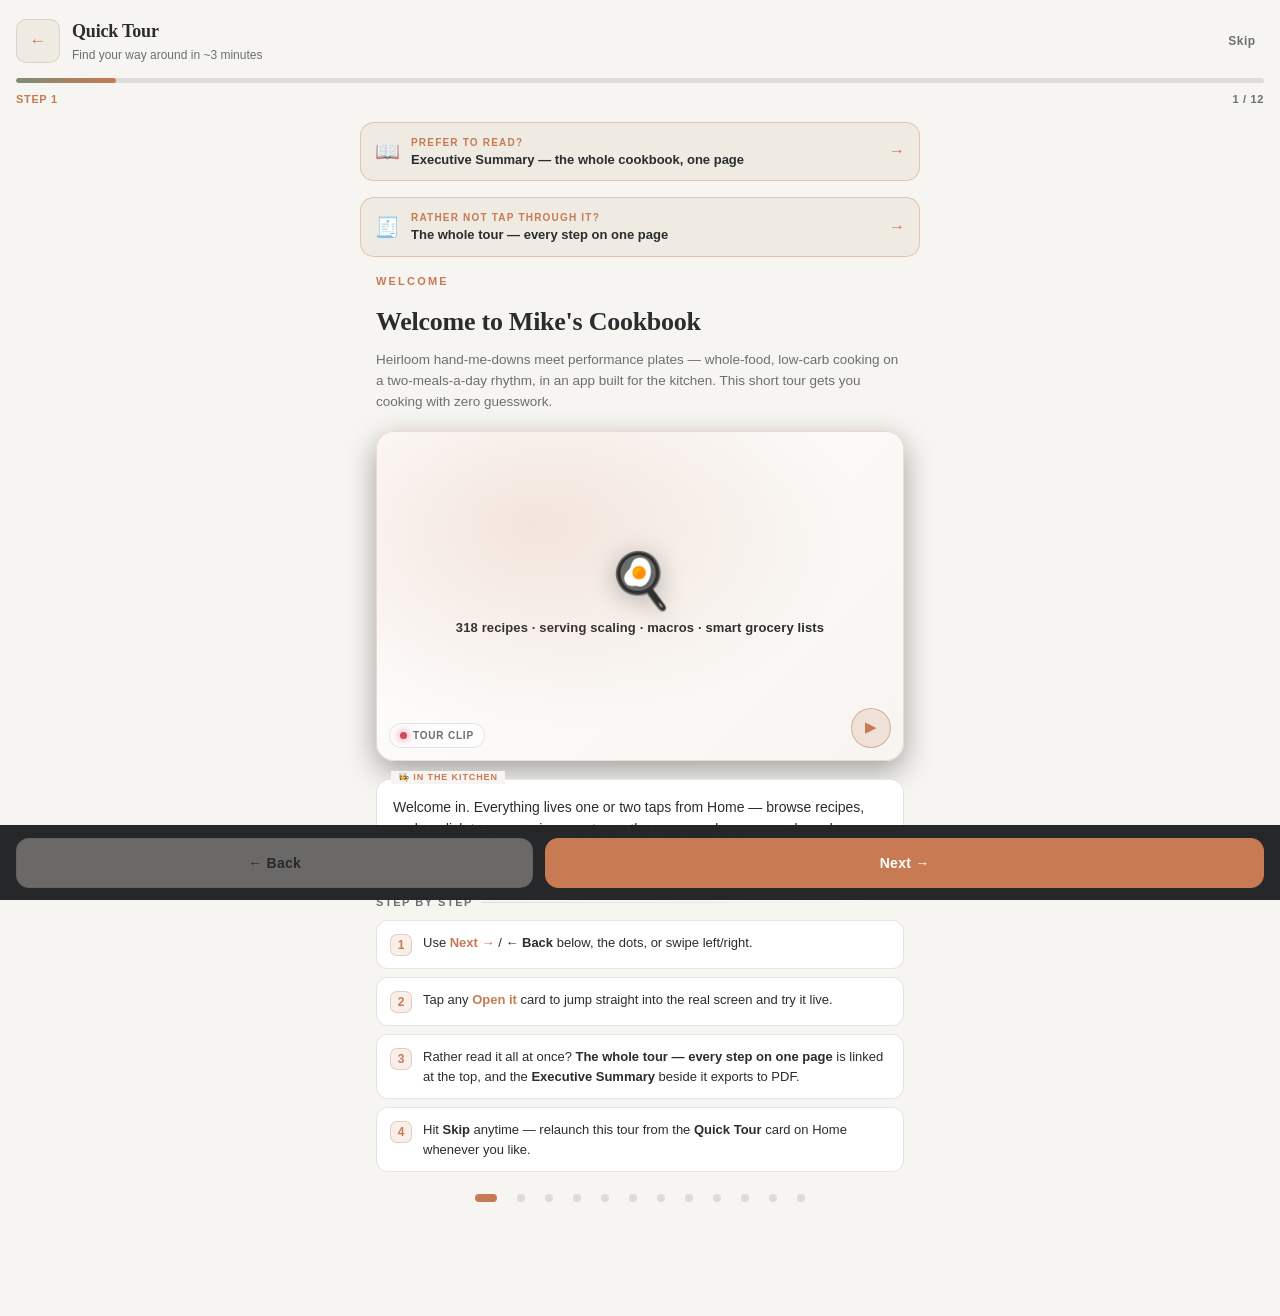
<file: quick-tour.html>
<!DOCTYPE html>
<html lang="en">
<head>
<meta charset="UTF-8" />
<meta name="viewport" content="width=device-width, initial-scale=1, viewport-fit=cover" />
<meta name="theme-color" content="#1E2022" media="(prefers-color-scheme: dark)" />
<meta name="theme-color" content="#F7F5F1" media="(prefers-color-scheme: light)" />
<meta name="apple-mobile-web-app-capable" content="yes" />
<meta name="apple-mobile-web-app-status-bar-style" content="black-translucent" />
<meta name="apple-mobile-web-app-title" content="Mike's Cookbook" />
<link rel="manifest" href="manifest.json" />
<link rel="apple-touch-icon" href="images/icons/icon-180.png" />
<link rel="icon" href="icon.svg" type="image/svg+xml" />
<title>Quick Tour · Mike's Cookbook</title>
<link rel="stylesheet" href="cookbook.css" />
<link rel="stylesheet" href="quick-tour.css" />
</head>
<body>

<div class="qt-top">
  <a href="index.html" class="qt-back" aria-label="Back to home">←</a>
  <div class="qt-top-info">
    <div class="qt-top-title">Quick Tour</div>
    <div class="qt-top-sub">Find your way around in ~3 minutes</div>
  </div>
  <a href="index.html" class="qt-skip" id="skipLink">Skip</a>
</div>

<div class="qt-prog-wrap">
  <div class="qt-prog-track"><div class="qt-prog-fill" id="progFill"></div></div>
  <div class="qt-prog-meta">
    <span class="pm-step" id="pmStep">Step 1</span>
    <span id="pmTotal"></span>
  </div>
</div>

<div class="qt-exec-wrap">
  <a class="qt-exec" href="quick-tour-overview.html">
    <div class="qt-exec-ico">📖</div>
    <div class="qt-exec-body">
      <div class="qt-exec-lbl">Prefer to read?</div>
      <div class="qt-exec-nm">Executive Summary — the whole cookbook, one page</div>
    </div>
    <div class="qt-exec-arrow">→</div>
  </a>
</div>

<div class="qt-exec-wrap">
  <a class="qt-exec" href="quick-tour-full.html">
    <div class="qt-exec-ico">🧾</div>
    <div class="qt-exec-body">
      <div class="qt-exec-lbl">Rather not tap through it?</div>
      <div class="qt-exec-nm">The whole tour — every step on one page</div>
    </div>
    <div class="qt-exec-arrow">→</div>
  </a>
</div>

<div class="qt-deck" id="deck"><!-- slides injected here --></div>

<div class="qt-dots" id="dots"></div>

<div class="qt-controls">
  <button class="qt-nav-btn" id="prevBtn" onclick="go(-1)">← Back</button>
  <button class="qt-nav-btn primary" id="nextBtn" onclick="go(1)">Next →</button>
</div>

<script src="quick-tour-data.js"></script>
<script>
/* ============================================================================
   Mike's Cookbook — Quick Tour
   A balanced slide tour: each module = a visual summary + step-by-step actions.
   Self-contained, vanilla JS (no build step). Same engine shape as the MC
   Training tour for cross-app continuity; restyled to the cookbook palette.
   ========================================================================== */
var SLIDES = (window.MC_TOUR && MC_TOUR.SLIDES) || [];

var TOUR_KEY='mc-cookbook:tour-done';
var idx=0, seen=new Set([0]);
var deck=document.getElementById('deck');
var dotsWrap=document.getElementById('dots');

function buildSlide(s,i){
  var el=document.createElement('div');
  el.className='qt-slide'+(i===0?' active':'');
  el.id='slide-'+i;
  el.innerHTML=MC_TOUR.slideBodyHTML(s);
  return el;
}

function buildDots(){
  SLIDES.forEach(function(_,i){
    var b=document.createElement('button');
    b.className='qt-dot'+(i===0?' active':'');
    b.setAttribute('aria-label','Go to step '+(i+1));
    b.onclick=function(){ jump(i); };
    dotsWrap.appendChild(b);
  });
}

function render(){
  SLIDES.forEach(function(s,i){ deck.appendChild(buildSlide(s,i)); });
  buildDots();
  update();
}

function update(){
  var slides=document.querySelectorAll('.qt-slide');
  slides.forEach(function(sl,i){ sl.classList.toggle('active',i===idx); });
  var dn=document.querySelectorAll('.qt-dot');
  dn.forEach(function(d,i){
    d.classList.toggle('active',i===idx);
    d.classList.toggle('seen',i!==idx && seen.has(i));
  });
  var pct=Math.round(((idx+1)/SLIDES.length)*100);
  document.getElementById('progFill').style.width=pct+'%';
  document.getElementById('pmStep').textContent='Step '+(idx+1);
  document.getElementById('pmTotal').textContent=(idx+1)+' / '+SLIDES.length;
  document.getElementById('prevBtn').disabled=(idx===0);
  var next=document.getElementById('nextBtn');
  if(idx===SLIDES.length-1){ next.textContent='Finish ✓'; }
  else { next.innerHTML='Next →'; }
  window.scrollTo({top:0,behavior:'smooth'});
}

function go(dir){
  if(dir>0 && idx===SLIDES.length-1){ markDone(); location.href='index.html'; return; }
  var n=idx+dir;
  if(n<0||n>=SLIDES.length) return;
  idx=n; seen.add(idx); update();
}
function jump(i){ if(i<0||i>=SLIDES.length) return; idx=i; seen.add(i); update(); }
function markDone(){ try{ localStorage.setItem(TOUR_KEY,'1'); }catch(e){} }

document.addEventListener('keydown',function(e){
  if(e.key==='ArrowRight') go(1);
  else if(e.key==='ArrowLeft') go(-1);
});

(function(){
  var x0=null,y0=null;
  document.addEventListener('touchstart',function(e){ var t=e.changedTouches[0]; x0=t.clientX; y0=t.clientY; },{passive:true});
  document.addEventListener('touchend',function(e){
    if(x0===null) return;
    var t=e.changedTouches[0], dx=t.clientX-x0, dy=t.clientY-y0;
    if(Math.abs(dx)>55 && Math.abs(dx)>Math.abs(dy)*1.4){ go(dx<0?1:-1); }
    x0=y0=null;
  },{passive:true});
})();

render();
</script>
</body>
</html>
</file>
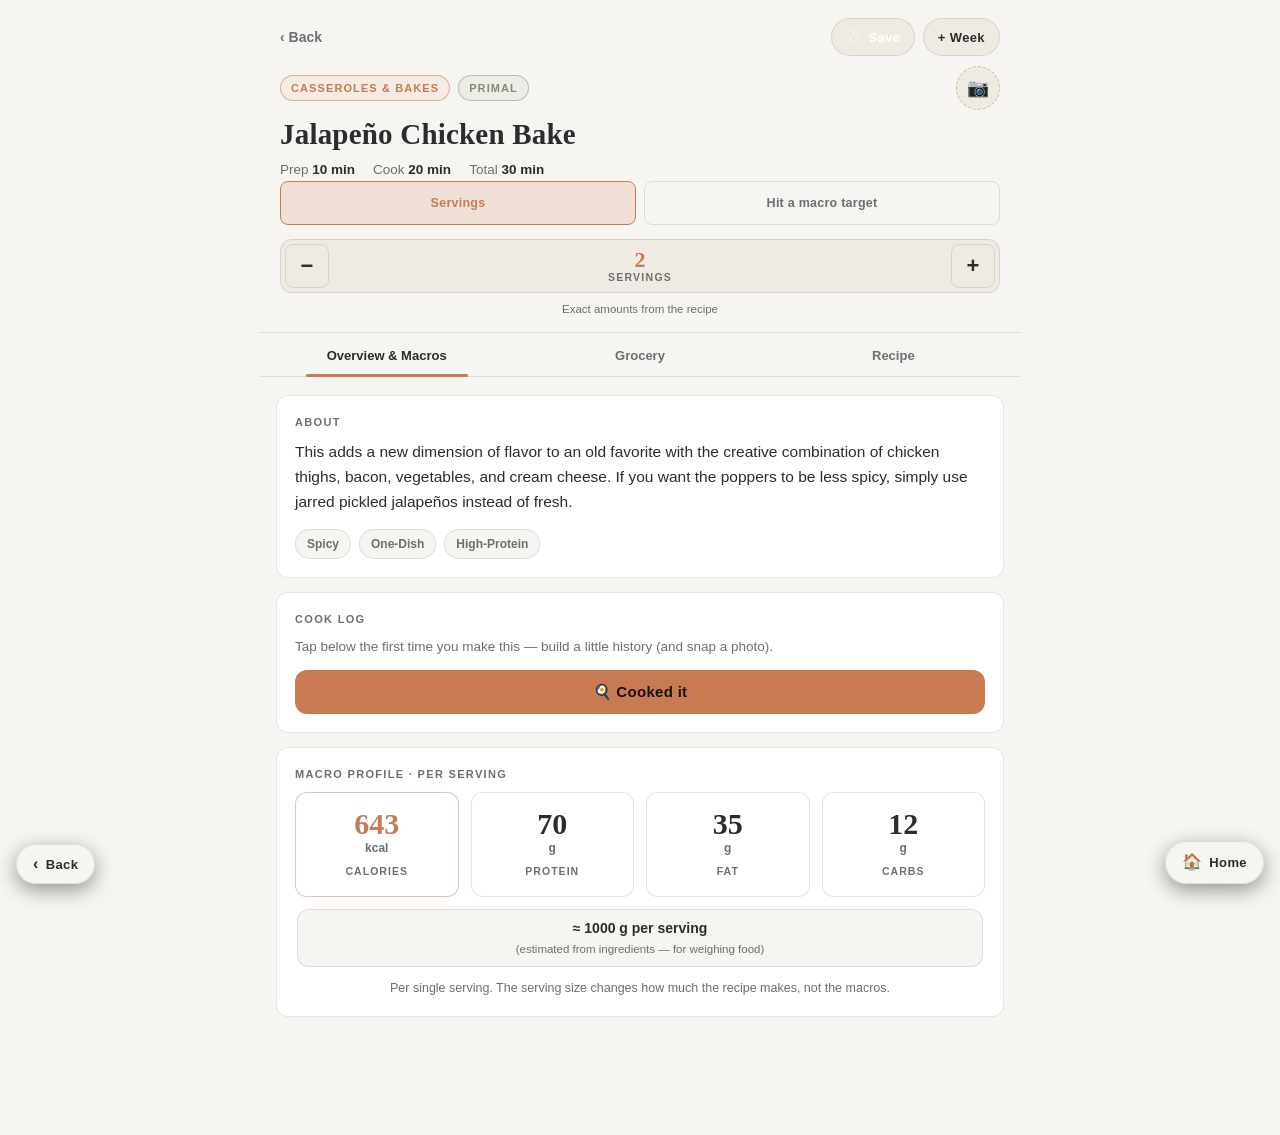
<file: recipe.html>
<!DOCTYPE html>
<html lang="en">
<head>
  <meta charset="UTF-8" />
  <meta name="viewport" content="width=device-width, initial-scale=1, viewport-fit=cover" />
  <meta name="theme-color" content="#1E2022" media="(prefers-color-scheme: dark)" />
  <meta name="theme-color" content="#F7F5F1" media="(prefers-color-scheme: light)" />
  <meta name="apple-mobile-web-app-capable" content="yes" />
  <meta name="apple-mobile-web-app-status-bar-style" content="black-translucent" />
  <link rel="manifest" href="manifest.json" />
  <link rel="apple-touch-icon" href="images/icons/icon-180.png" />
  <link rel="icon" href="icon.svg" type="image/svg+xml" />
  <title>Recipe · Mike's Cookbook</title>
  <link rel="stylesheet" href="cookbook.css" />
</head>
<body>
  <main class="app" data-tabbar="page">
    <!-- Hero photo (CI initiative 3) — non-sticky, scrolls away naturally.
         Renders nothing for a recipe with no photo. -->
    <div class="r-hero empty" id="hero"></div>
    <!-- Fixed header summary: title, tags, times, serving-size ladder -->
    <header class="r-header" id="header"></header>

    <!-- Sticky, swipeable sub-tab bar -->
    <nav class="subtabs">
      <button type="button" class="subtab active" id="tab-overview">Overview &amp; Macros</button>
      <button type="button" class="subtab" id="tab-grocery">Grocery</button>
      <button type="button" class="subtab" id="tab-recipe">Recipe</button>
    </nav>

    <!-- Tab content -->
    <section class="panes" id="panes">
      <div class="pane active" id="pane-overview"></div>
      <div class="pane" id="pane-grocery"></div>
      <div class="pane" id="pane-recipe"></div>
    </section>
  </main>

  <!-- audit C-06: boot instrument. recipes-data.js WAS 1.04 MB and 62% of
     the payload, parsed in full before anything painted. CI initiative 5
     replaced it with recipes-index.js (149 KB — 13.9% of it) plus the
     detail shards mc-data.js injects on demand, so __mcBoot.data now
     measures the index alone: the number that actually gates first paint. -->
<script>window.__mcBoot={t0:performance.now()};</script>
<script src="recipes-index.js"></script>
<script src="mc-data.js"></script>
<script src="mc-net.js"></script>
<script>if(window.__mcBoot)window.__mcBoot.data=performance.now()-window.__mcBoot.t0;</script>
  <script src="user-recipes.js"></script>
  <script src="cookbook-nav.js"></script>
  <script src="mc-setlog.js"></script>
  <script src="mc-photos.js"></script>
  <script src="mc-fav.js"></script>
<script src="mc-cards.js"></script>
<script src="mc-timers.js"></script>
<script src="mc-units.js"></script>
<script src="mc-pantry.js"></script>
<script src="mc-search.js"></script>
<script src="mc-grocery.js"></script>
<script src="mc-scale.js"></script>
<script src="cookbook.js"></script>
  <script src="tracker-store.js"></script>
  <script src="tracker-recipe.js"></script>
  <script src="cookbook-sw.js"></script>
</body>
</html>
</file>
<file: cookbook.css>
/* ═══════════════════════════════════════════════════════════════════
   cookbook.css — Mike's Cookbook · Global Foundation (Phase 1)
   --------------------------------------------------------------------
   Premium, tactile, mobile-first cookbook UI. Design system per the App
   Specification §1.1: desaturated high-contrast dark tones, warm cream
   surface cards, terracotta / sage accents, soft 8–12px corners, clean
   borders rather than heavy shadows. Bottom-heavy controls for one-handed
   use; legible on an iPad kitchen stand.

   Each recipe may override --accent only (set inline by cookbook.js).
   ═══════════════════════════════════════════════════════════════════ */

/* ── DESIGN TOKENS ────────────────────────────────────────────────── */
:root {
  /* Core palette */
  --bg:            #1E2022;   /* deep slate / charcoal page background      */
  --bg-elev:       #26292B;   /* slightly elevated dark surface             */
  --surface:       #F9F8F6;   /* warm cream card                           */
  --surface-2:     #F1EFEA;   /* secondary cream (zebra / nested)          */
  /* Raw RGB triplet for the floating "frosted chrome" elements (tab bar,
     home/back FABs, the header's bottom fade) — these were hardcoded to
     rgba(30,32,34,…) inline instead of reading a token, which is exactly
     the kind of thing that quietly breaks a light theme: the shell
     background flips, the floating chrome doesn't, and now it's a dark
     island in a light page. One token, flipped alongside --bg below. */
  --chrome-rgb:    30,32,34;

  /* Accents */
  --accent:        #C87A53;   /* terracotta (per-recipe overridable)       */
  --accent-rgb:    200,122,83;
  --sage:          #7D8C77;   /* muted sage                                */
  --sage-rgb:      125,140,119;

  /* Tracker macro colors — on-brand instead of a stock kcal/purple/gold/green
     set; kcal reuses --accent (it's the "hero" metric everywhere else). */
  --macro-protein:     #A8562E;
  --macro-protein-rgb: 168,86,46;
  --macro-fat:         #C99A2E;
  --macro-fat-rgb:     201,154,46;
  --macro-carb:        #7D8C77;   /* = --sage: carbs reuse the app's existing muted-green token */
  --macro-carb-rgb:    125,140,119;

  /* Text */
  --on-dark:       #ECEAE6;   /* primary text on dark bg                   */
  --on-dark-dim:   #9CA0A2;   /* muted text on dark bg                     */
  --ink:           #2A2C2E;   /* primary text on cream card                */
  --ink-dim:       #6B6F72;   /* muted text on cream card                  */

  /* Lines & radii */
  --line:          rgba(0,0,0,0.10);
  --line-dark:     rgba(255,255,255,0.09);
  --r-sm:          8px;
  --r-md:          12px;
  --r-lg:          16px;

  /* Type */
  --serif: "Iowan Old Style", "Palatino Linotype", Palatino, Georgia, "Times New Roman", serif;
  --sans:  -apple-system, BlinkMacSystemFont, "Segoe UI", Roboto, Helvetica, Arial, sans-serif;

  /* Motion — one easing + two durations, used across interactions. */
  --ease-out:  cubic-bezier(0.2, 0.8, 0.2, 1);
  --dur-fast:  120ms;
  --dur:       200ms;
}

/* ── LIGHT THEME (CI initiative 3) ───────────────────────────────────
   The app was dark-shell-only — a real gap for a kitchen app: charcoal on
   a sunlit counter at arm's length is the single worst-case legibility
   scenario this app has, and the whole point of a kitchen tool is being
   readable exactly there. Responds to the OS/browser's own light/dark
   preference; there's no in-app toggle, because this tracks ambient
   lighting, not a taste preference — the correct choice is "whatever the
   room actually looks like," which the OS already knows.

   Every component styles itself through the tokens above, never a literal
   dark-mode color inline (the four spots that did — the frosted floating
   chrome — got a token in this pass specifically so this override actually
   reaches them; see --chrome-rgb's comment). That's what makes a
   twelve-token override enough here instead of restyling every rule:
   --surface/--surface-2 (the cream card system) are deliberately UNCHANGED
   below except promoting --surface to true white, so a card still reads as
   a distinct raised surface against the now-lighter page instead of the two
   blending into each other. */
@media (prefers-color-scheme: light) {
  :root {
    --bg:            #F7F5F1;   /* warm paper, not stark white */
    --bg-elev:       #EFEBE3;
    --surface:       #FFFFFF;   /* promoted from cream so it still reads as a raised card */
    --surface-2:     #F7F5F1;
    --chrome-rgb:    247,245,241;
    --on-dark:       #2A2C2E;   /* = --ink: "on-dark" now means "on the (light) shell bg" */
    --on-dark-dim:   #6B6F72;   /* = --ink-dim */
    --line-dark:     rgba(0,0,0,0.10);
  }
}

* { box-sizing: border-box; -webkit-tap-highlight-color: transparent; }

html, body { margin: 0; padding: 0; }

body {
  background: var(--bg);
  color: var(--on-dark);
  font-family: var(--sans);
  font-size: 16px;
  line-height: 1.5;
  -webkit-font-smoothing: antialiased;
  text-rendering: optimizeLegibility;
  padding-bottom: env(safe-area-inset-bottom);
  /* A downward drag at the top of any page must never trigger the OS's
     pull-to-refresh — on Android standalone that reloads the page out from
     under a cook mid-recipe (Cooking Mode's wake lock, voice control, and
     step position are all in-memory and don't survive it). Nothing here
     relies on pull-to-refresh, so this is a pure loss prevented for free. */
  overscroll-behavior-y: none;
}

/* App shell — comfortable max width for iPad stand, centered. */
.app {
  max-width: 760px;
  margin: 0 auto;
  min-height: 100vh;      /* fallback for browsers without dvh */
  min-height: 100dvh;     /* the actual visible viewport, not iOS's "large" one with the URL bar expanded */
  position: relative;
}

/* ── HERO PHOTO (CI initiative 3) ─────────────────────────────────────
   Deliberately NOT part of the sticky #header below — a hero belongs to the
   top of the page, scrolling away like the rest of the content, with the
   existing sticky title/tags bar taking over once it's past. Renders
   nothing (`.empty`, zero height) for the 318 recipes with no photo; this
   whole block is additive, not a redesign of the page for recipes that
   have nothing to show. */
.r-hero.empty { display: none; }
.r-hero {
  position: relative;
  width: 100%;
  aspect-ratio: 16 / 9;
  overflow: hidden;
  background: var(--bg-elev);
}
.r-hero-img {
  display: block; width: 100%; height: 100%; object-fit: cover; cursor: zoom-in;
}
.r-hero::after {
  content: ""; position: absolute; inset: auto 0 0 0; height: 55%;
  background: linear-gradient(to top, rgba(0,0,0,0.60), transparent);
  pointer-events: none;
}
.r-hero-chip {
  position: absolute; left: 16px; bottom: calc(14px + env(safe-area-inset-bottom, 0px));
  z-index: 1; font-size: 12.5px; font-weight: 700; letter-spacing: 0.02em;
  color: #fff; text-shadow: 0 1px 3px rgba(0,0,0,0.55);
}
.r-hero .r-hero-edit,
.r-hero .r-hero-remove {
  position: absolute; z-index: 1;
  top: calc(14px + env(safe-area-inset-top, 0px));
  width: auto; height: 32px; padding: 0 12px;
  border-radius: 999px; font-size: 12px; font-weight: 700;
  background: rgba(20,20,20,0.55); border: 1px solid rgba(255,255,255,0.28); color: #fff;
  -webkit-backdrop-filter: blur(6px); backdrop-filter: blur(6px);
}
.r-hero .r-hero-edit { right: 54px; }
.r-hero .r-hero-remove { right: 14px; width: 32px; padding: 0; }

/* ── FIXED HEADER SUMMARY ─────────────────────────────────────────── */
.r-header {
  position: sticky;
  top: 0;
  z-index: 30;
  background:
    linear-gradient(180deg, var(--bg) 0%, var(--bg) 70%, rgba(var(--chrome-rgb),0.96) 100%);
  border-bottom: 1px solid var(--line-dark);
  padding: calc(18px + env(safe-area-inset-top)) 20px 14px;
}

.r-eyebrow {
  display: flex;
  align-items: center;
  justify-content: space-between;
  gap: 8px;
  margin-bottom: 8px;
}
.r-eyebrow-tags { display: flex; align-items: center; gap: 8px; flex-wrap: wrap; }

.r-tag {
  display: inline-flex;
  align-items: center;
  font-family: var(--sans);
  font-size: 11px;
  font-weight: 700;
  letter-spacing: 0.10em;
  text-transform: uppercase;
  padding: 4px 10px;
  border-radius: 999px;
  border: 1px solid rgba(var(--accent-rgb), 0.55);
  color: var(--accent);
  background: rgba(var(--accent-rgb), 0.08);
}
.r-tag.sage {
  border-color: rgba(var(--sage-rgb), 0.5);
  color: var(--sage);
  background: rgba(var(--sage-rgb), 0.08);
}

.r-title {
  font-family: var(--serif);
  font-weight: 600;
  font-size: 29px;
  line-height: 1.12;
  letter-spacing: 0.2px;
  margin: 2px 0 10px;
  color: var(--on-dark);
}

.r-meta {
  display: flex;
  gap: 18px;
  font-size: 13.5px;
  color: var(--on-dark-dim);
}
.r-meta b { color: var(--on-dark); font-weight: 600; }

/* ── SERVING-SIZE LADDER (segmented toggle) ───────────────────────── */
.servings {
  display: flex;
  margin-top: 14px;
  background: var(--bg-elev);
  border: 1px solid var(--line-dark);
  border-radius: var(--r-md);
  padding: 4px;
  gap: 4px;
}
.serving-opt {
  flex: 1;
  appearance: none;
  border: 0;
  background: transparent;
  color: var(--on-dark-dim);
  font-family: var(--sans);
  font-size: 12.5px;
  font-weight: 700;
  letter-spacing: 0.10em;
  text-transform: uppercase;
  padding: 11px 8px;
  border-radius: var(--r-sm);
  cursor: pointer;
  transition: background 0.18s ease, color 0.18s ease;
}
.serving-opt.active {
  background: var(--accent);
  color: #fff;
}

/* ── SERVING STEPPER (arbitrary counts) ───────────────────────────── */
.serving-stepper {
  align-items: center;
  justify-content: space-between;
  gap: 8px;
}
.serving-step {
  flex: 0 0 auto;
  width: 44px;
  height: 44px;
  appearance: none;
  border: 1px solid var(--line-dark);
  background: transparent;
  color: var(--on-dark);
  font-family: var(--sans);
  font-size: 22px;
  font-weight: 600;
  line-height: 1;
  border-radius: var(--r-sm);
  cursor: pointer;
  transition: background 0.18s ease, color 0.18s ease, opacity 0.18s ease;
}
.serving-step:hover:not(:disabled) { background: rgba(var(--accent-rgb), 0.18); color: var(--accent); }
.serving-step:active:not(:disabled) { transform: scale(0.94); }
.serving-step:disabled { opacity: 0.3; cursor: default; }
.serving-count {
  flex: 1;
  display: flex;
  flex-direction: column;
  align-items: center;
  line-height: 1.1;
}
.serving-num {
  font-family: var(--serif);
  font-size: 22px;
  font-weight: 700;
  color: var(--accent);
}
.serving-word {
  font-size: 10.5px;
  font-weight: 700;
  letter-spacing: 0.12em;
  text-transform: uppercase;
  color: var(--on-dark-dim);
}
.serving-note {
  margin: 8px 0 0;
  font-size: 11.5px;
  text-align: center;
  color: var(--on-dark-dim);
}

/* ── BI-DIRECTIONAL SCALING (roadmap §2.4: Servings vs. Hit a macro target) */
.scale-mode-tabs {
  display: flex;
  gap: 8px;
  margin-bottom: 10px;
}
.scale-mode-tab {
  flex: 1;
  min-height: 44px;
  appearance: none;
  border: 1px solid var(--line-dark);
  background: transparent;
  color: var(--on-dark-dim);
  font-family: var(--sans);
  font-size: 12.5px;
  font-weight: 700;
  letter-spacing: 0.02em;
  border-radius: var(--r-sm);
  cursor: pointer;
  transition: background 0.18s ease, color 0.18s ease, border-color 0.18s ease;
}
.scale-mode-tab.active {
  background: rgba(var(--accent-rgb), 0.18);
  color: var(--accent);
  border-color: var(--accent);
}
.scale-target-panel { margin-top: 2px; }
.scale-target-fields {
  display: flex;
  gap: 8px;
}
.scale-target-fields .scale-target-input { flex: 1; min-width: 0; }
.scale-target-input {
  width: 100%;
  min-height: 44px;
  box-sizing: border-box;
  padding: 10px 11px;
  border: 1px solid var(--line-dark);
  border-radius: var(--r-sm);
  background: transparent;
  color: var(--on-dark);
  font-family: var(--sans);
  font-size: 14px;
}
.scale-target-input::placeholder { color: var(--on-dark-dim); }
.scale-result {
  margin: 10px 0 0;
  font-size: 13px;
  line-height: 1.5;
  text-align: center;
  color: var(--on-dark);
}
.scale-result-approx { color: var(--on-dark-dim); }

/* ── STICKY SUB-TAB BAR ───────────────────────────────────────────── */
.subtabs {
  position: sticky;
  top: 0;
  z-index: 20;
  display: flex;
  background: var(--bg);
  border-bottom: 1px solid var(--line-dark);
}
.subtab {
  flex: 1;
  appearance: none;
  border: 0;
  background: transparent;
  color: var(--on-dark-dim);
  font-family: var(--sans);
  font-size: 13px;
  font-weight: 600;
  padding: 15px 6px 13px;
  cursor: pointer;
  position: relative;
  transition: color 0.18s ease;
}
.subtab.active { color: var(--on-dark); }
/* Underline grows in from center when a sub-tab becomes active. */
.subtab::after {
  content: "";
  position: absolute;
  left: 18%;
  right: 18%;
  bottom: -1px;
  height: 2.5px;
  border-radius: 2px;
  background: var(--accent);
  transform: scaleX(0);
  transition: transform var(--dur) var(--ease-out);
}
.subtab.active::after { transform: scaleX(1); }

/* ── TAB CONTENT SURFACE ──────────────────────────────────────────── */
.panes { padding: 18px 16px 40px; }
.pane { display: none; animation: fade var(--dur) var(--ease-out); }
.pane.active { display: block; }
@keyframes fade { from { opacity: 0; transform: translateY(4px); } to { opacity: 1; transform: none; } }

/* Cream surface card — the tactile core surface */
.card {
  background: var(--surface);
  color: var(--ink);
  border: 1px solid var(--line);
  border-radius: var(--r-md);
  padding: 18px;
  margin-bottom: 14px;
}

/* Grocery/Recipe pane placeholder while the detail shard is still loading
   (cookbook.js's groceryRecipeSkeleton()) — a fixed shape close to the real
   content's so the swap doesn't itself cause a layout jump. */
.skel-bar {
  height: 14px;
  border-radius: 4px;
  background: var(--line);
  margin-bottom: 12px;
  animation: skelPulse 1.4s ease-in-out infinite;
}
.skel-bar:last-child { margin-bottom: 0; }
.skel-bar-label { width: 40%; height: 11px; }
.skel-bar-short { width: 65%; }
@keyframes skelPulse { 0%, 100% { opacity: 0.5; } 50% { opacity: 1; } }
@media (prefers-reduced-motion: reduce) {
  .skel-bar { animation: none; opacity: 0.7; }
}
.card-label {
  font-size: 11px;
  font-weight: 700;
  letter-spacing: 0.12em;
  text-transform: uppercase;
  color: var(--ink-dim);
  margin: 0 0 10px;
}

/* ── SUBSTITUTIONS (Grocery tab, CI initiative 4) ────────────────────
   Informational, not interactive — no accept/reject state, so no per-row
   check-off treatment. One line per applicable ingredient. */
.sub-list { display: flex; flex-direction: column; gap: 10px; }
.sub-row { font-size: 14.5px; line-height: 1.5; color: var(--ink-dim); margin: 0; }
.sub-row b { color: var(--ink); font-weight: 700; }

/* ── OVERVIEW & MACROS ────────────────────────────────────────────── */
.desc { font-size: 15.5px; line-height: 1.6; color: var(--ink); margin: 0; }

.culinary-tags { display: flex; flex-wrap: wrap; gap: 8px; margin-top: 14px; }
.culinary-tag {
  font-size: 12px;
  font-weight: 600;
  color: var(--ink-dim);
  background: var(--surface-2);
  border: 1px solid var(--line);
  border-radius: 999px;
  padding: 5px 11px;
}

.macro-grid {
  display: grid;
  grid-template-columns: repeat(2, 1fr);
  gap: 12px;
}
@media (min-width: 520px) { .macro-grid { grid-template-columns: repeat(4, 1fr); } }

.macro {
  background: var(--surface);
  border: 1px solid var(--line);
  border-radius: var(--r-md);
  padding: 16px 14px;
  text-align: center;
}
.macro.cals { border-color: rgba(var(--accent-rgb), 0.45); }
.macro-num {
  font-family: var(--serif);
  font-size: 30px;
  font-weight: 600;
  line-height: 1;
  color: var(--ink);
}
.macro.cals .macro-num { color: var(--accent); }
.macro-unit { font-size: 12px; color: var(--ink-dim); font-weight: 600; }
.macro-key {
  font-size: 10.5px;
  font-weight: 700;
  letter-spacing: 0.10em;
  text-transform: uppercase;
  color: var(--ink-dim);
  margin-top: 7px;
}
.macro-weight {
  text-align: center;
  font-size: 14px;
  font-weight: 700;
  color: var(--ink);
  background: var(--surface-2);
  border: 1px solid var(--line);
  border-radius: var(--r-md);
  padding: 8px 10px;
  margin: 12px 2px 0;
}
.macro-weight-note {
  display: block;
  font-size: 11.5px;
  font-weight: 500;
  color: var(--ink-dim);
  margin-top: 2px;
}
.macro-foot {
  text-align: center;
  font-size: 12.5px;
  color: var(--on-dark-dim);
  margin: 12px 2px 0;
}

/* ── GROCERY / INGREDIENTS ────────────────────────────────────────── */
.grocery-cat { margin-bottom: 16px; }
.grocery-cat:last-child { margin-bottom: 0; }
.grocery-cat-head {
  display: flex;
  align-items: center;
  gap: 9px;
  font-size: 12px;
  font-weight: 700;
  letter-spacing: 0.10em;
  text-transform: uppercase;
  color: var(--ink-dim);
  margin: 0 0 8px;
}
.grocery-cat-head .dot {
  width: 8px; height: 8px; border-radius: 50%;
  background: var(--accent);
}

.check-row {
  display: flex;
  align-items: flex-start;
  gap: 12px;
  padding: 11px 4px;
  border-bottom: 1px solid var(--line);
  cursor: pointer;
}
.check-row:last-child { border-bottom: 0; }
.check-box {
  flex: 0 0 auto;
  width: 22px; height: 22px;
  margin-top: 1px;
  border: 2px solid var(--ink-dim);
  border-radius: 6px;
  display: grid;
  place-items: center;
  transition: background var(--dur-fast) var(--ease-out), border-color var(--dur-fast) var(--ease-out);
}
.check-box svg { width: 13px; height: 13px; opacity: 0; transition: opacity var(--dur-fast) var(--ease-out); }
/* The tick draws itself on along its own path when checked. */
.check-box svg path {
  stroke-dasharray: 24; stroke-dashoffset: 24;
  transition: stroke-dashoffset var(--dur) var(--ease-out);
}
.check-row.done .check-box { background: var(--sage); border-color: var(--sage); animation: checkPop var(--dur) var(--ease-out); }
.check-row.done .check-box svg { opacity: 1; }
.check-row.done .check-box svg path { stroke-dashoffset: 0; }
@keyframes checkPop { 0% { transform: scale(1); } 40% { transform: scale(1.18); } 100% { transform: scale(1); } }
.check-row.done .check-text { color: var(--ink-dim); text-decoration: line-through; }

.check-text { font-size: 15px; color: var(--ink); line-height: 1.4; }
.check-qty { font-weight: 700; color: var(--ink); }
/* Prep detail on the Recipe-tab mise en place list (muted, italic). */
.check-prep { color: var(--ink-dim); font-style: italic; }

/* ── GROCERY — independent shopping-list look ─────────────────────── */
.grocery-cat-count {
  margin-left: auto;
  font-size: 11px;
  font-weight: 700;
  color: var(--ink-dim);
  background: var(--surface-2);
  border: 1px solid var(--line);
  border-radius: 999px;
  min-width: 20px;
  text-align: center;
  padding: 1px 7px;
}
/* Fixed quantity column so amounts line up cleanly for store scanning.
   tabular-nums keeps the digits themselves flush in that column too — a "2"
   and a "12" now share a baseline instead of the narrower glyph drifting
   right (CI initiative 2's "one row, one number" spec). */
.grocery-row { align-items: center; }
.grocery-qty {
  flex: 0 0 auto;
  min-width: 62px;
  font-family: var(--serif);
  font-size: 15px;
  font-weight: 700;
  font-variant-numeric: tabular-nums;
  color: var(--accent);
  line-height: 1.2;
}
.grocery-row.done .grocery-qty { color: var(--ink-dim); }
/* Provenance affordance: this quantity includes a density-derived estimate
   (mc-units.js — "1 medium onion" only becomes a buyable weight by
   estimating what "medium" weighs). A quiet dotted underline plus a small
   dot, not a badge — trust in a derived number comes from being able to open
   it, not from calling attention to it. Tap/Enter reveals the estimate via
   groceryRow()'s plannerToast call. */
.grocery-qty.has-derived {
  cursor: pointer;
  text-decoration: underline dotted rgba(var(--accent-rgb), 0.45);
  text-underline-offset: 3px;
}
.grocery-qty.has-derived:focus-visible {
  outline: 2px solid var(--accent);
  outline-offset: 2px;
  border-radius: 3px;
}
.grocery-derived {
  display: inline-block;
  width: 5px; height: 5px;
  margin-left: 3px;
  margin-bottom: 5px;
  border-radius: 50%;
  background: var(--sage);
  vertical-align: top;
}
/* Brief fade while a checked row drops to the bottom of its section (see
   collapseGroceryRow in cookbook-home.js) so the reorder reads as a settle,
   not a jump-cut. */
.grocery-row.row-settling { opacity: 0.35; transition: opacity 220ms var(--ease-out); }
.grocery-row .check-text { flex: 1; }

/* ── INSTRUCTION GUIDE (stepper) ──────────────────────────────────── */
.steps { position: relative; }
.step {
  display: flex;
  gap: 14px;
  padding-bottom: 18px;
  cursor: pointer;
}
.step:last-child { padding-bottom: 0; }

.step-rail { flex: 0 0 auto; display: flex; flex-direction: column; align-items: center; }
.step-num {
  width: 34px; height: 34px;
  border-radius: 50%;
  display: grid; place-items: center;
  font-family: var(--serif);
  font-size: 16px;
  font-weight: 700;
  color: var(--ink-dim);
  background: var(--surface);
  border: 2px solid var(--line);
  transition: all 0.18s ease;
}
.step-line {
  flex: 1;
  width: 2px;
  background: var(--line);
  margin: 4px 0 -4px;
  min-height: 14px;
}
.step:last-child .step-line { display: none; }

.step.done .step-num {
  background: var(--accent);
  border-color: var(--accent);
  color: #fff;
}
.step.done .step-line { background: rgba(var(--accent-rgb), 0.5); }

.step-body { flex: 1; padding-top: 3px; }
.step-title {
  font-family: var(--sans);
  font-size: 15.5px;
  font-weight: 700;
  color: var(--ink);
  margin: 0 0 4px;
}
.step.done .step-title { color: var(--ink-dim); }
.step-detail { font-size: 14.5px; line-height: 1.55; color: var(--ink); margin: 0; }
.step.done .step-detail { color: var(--ink-dim); }

.step-progress {
  font-size: 12.5px;
  color: var(--on-dark-dim);
  text-align: center;
  margin: 0 0 16px;
}

/* Wake-lock indicator — only shown (.on) while the screen is held awake. */
.wake-indicator {
  display: none;
  align-items: center;
  gap: 7px;
  margin: 0 0 12px;
  font-size: 12px;
  font-weight: 600;
  color: var(--sage);
}
.wake-indicator.on { display: flex; }
.wake-dot {
  width: 8px; height: 8px; border-radius: 50%;
  background: var(--sage);
  box-shadow: 0 0 0 0 rgba(var(--sage-rgb), 0.6);
  animation: wakePulse 2s ease-out infinite;
}
@keyframes wakePulse {
  0%   { box-shadow: 0 0 0 0 rgba(var(--sage-rgb), 0.6); }
  70%  { box-shadow: 0 0 0 7px rgba(var(--sage-rgb), 0); }
  100% { box-shadow: 0 0 0 0 rgba(var(--sage-rgb), 0); }
}
@media (prefers-reduced-motion: reduce) {
  .wake-dot { animation: none; }
}

/* ═══════════════════════════════════════════════════════════════════
   PHASE 2 — HOME / BROWSE SCREEN (index.html)
   ═══════════════════════════════════════════════════════════════════ */

.chip {
  flex: 0 0 auto;
  appearance: none;
  border: 1px solid var(--line-dark);
  background: var(--bg-elev);
  color: var(--on-dark-dim);
  font-family: var(--sans);
  font-size: 13px;
  font-weight: 600;
  padding: 8px 16px;
  border-radius: 999px;
  cursor: pointer;
  transition: background 0.18s ease, color 0.18s ease, border-color 0.18s ease;
}
.chip.active {
  background: var(--accent);
  border-color: var(--accent);
  color: #fff;
}

/* ── Collections ──────────────────────────────────────────────────── */
.collections { padding: 0 16px 44px; }
.collection { margin-bottom: 26px; }
.empty {
  text-align: center;
  color: var(--on-dark-dim);
  padding: 30px 0;
}

/* ── Recipe card (color-block + icon) ─────────────────────────────── */
.rc {
  position: relative;            /* anchors the corner ❤ favorite toggle */
  display: flex;
  flex-direction: column;
  text-decoration: none;
  background: var(--surface);
  border: 1px solid var(--line);
  border-radius: var(--r-md);
  overflow: hidden;
  transition: transform 0.16s ease, box-shadow 0.16s ease;
}
.rc:active { transform: scale(0.985); }

/* Accent color band carries the food icon (stands in for a photo). Kept
   short and compact so the card reads as icon + name + a bottom macro
   stat row, not a tall tile. --rc-pattern is a per-recipe deterministic
   subtle texture (see cardPatternFor()) layered over the accent gradient —
   there's no recipe photography, so this gives each card some visual
   distinction beyond "same tile, different title." */
.rc-band {
  position: relative;
  overflow: hidden;
  height: 52px;
  display: grid;
  place-items: center;
  background-image:
    var(--rc-pattern, none),
    linear-gradient(135deg,
      rgba(var(--rc-accent-rgb), 0.95) 0%,
      rgba(var(--rc-accent-rgb), 0.70) 100%);
  background-size: var(--rc-pattern-size, auto), auto;
  border-bottom: 1px solid var(--line);
}
/* A single, lower-intensity ported cue from the category-card motion system
   (see .cc-sheen) — just the sheen sweep, not the glow/pulse/box-shadow
   breathing too, and a much slower/dimmer cycle so a grid of dozens of
   recipe cards doesn't turn into a busy light show. animation-delay is set
   per-card in JS (see cardSheenDelay()) so a grid of many cards doesn't all
   flash in unison. */
.rc-sheen {
  position: absolute; top: 0; left: -65%; width: 40%; height: 100%; pointer-events: none;
  background: linear-gradient(105deg, transparent, rgba(255,255,255,0.16), transparent);
  transform: skewX(-18deg); animation: rcSheen 9s ease-in-out infinite;
}
@keyframes rcSheen { 0% { left: -65%; } 55%, 100% { left: 150%; } }
@media (prefers-reduced-motion: reduce) {
  .rc-sheen { display: none; }
}
.rc-icon { font-size: 24px; line-height: 1; filter: saturate(1.05); }

/* A photographed card (CI initiative 3) — the compact 52px band is right
   for an icon, wrong for a dish, so a resolved photo gets its own taller
   variant instead of being squeezed into the icon's height. The per-recipe
   accent still shows: a 3px rule at the seam, in place of the icon band's
   1px hairline, so accent stays this app's identity even on a photo card. */
.rc-band.has-photo {
  height: auto;
  aspect-ratio: 4 / 3;
  display: block;
  background-image: none;
  border-bottom: 3px solid rgba(var(--rc-accent-rgb), 0.9);
}
.rc-photo-img {
  display: block; width: 100%; height: 100%; object-fit: cover;
}
/* A cook-log-sourced photo is the emotional payoff of the whole feature —
   the cookbook visibly becomes the cook's own the more they use it — so it
   gets a small provenance chip instead of looking identical to a stock or
   authored photo. Bottom-left, over a scrim so it reads on any photo. */
.rc-band.has-photo::after {
  content: ""; position: absolute; inset: auto 0 0 0; height: 46%;
  background: linear-gradient(to top, rgba(0,0,0,0.55), transparent);
  pointer-events: none;
}
.rc-photo-chip {
  position: absolute; left: 8px; bottom: 7px; z-index: 1;
  font-size: 10.5px; font-weight: 700; letter-spacing: 0.02em;
  color: #fff; text-shadow: 0 1px 2px rgba(0,0,0,0.5);
}

.rc-body { padding: 9px 12px 10px; }
.rc-title {
  font-family: var(--serif);
  font-weight: 600;
  font-size: 15px;
  line-height: 1.15;
  color: var(--ink);
  margin: 0;
  /* Clamp to one line — the compact card has no room for a title to wrap.
     padding-right reserves the .plan-toggle "+" circle's footprint (34px
     wide, right:12px, top:52px — lands right where this line sits) so a
     long title truncates before the button instead of running full-width
     and getting clipped underneath it. */
  display: -webkit-box;
  -webkit-line-clamp: 1;
  -webkit-box-orient: vertical;
  overflow: hidden;
  padding-right: 42px;
}
.rc-meta {
  font-size: 12.5px;
  font-weight: 600;
  letter-spacing: 0.02em;
  color: var(--rc-accent, var(--accent));
  margin: 0 0 3px;
}
.rc-macro {
  font-size: 12.5px;
  color: var(--ink-dim);
  margin: 0;
}

/* Bottom macro stat row — Cal / Protein / Fat / Carbs for a single serving,
   replacing the old meta + macro + last-cooked stack on the browsing cards
   (recipeCard() in cookbook-home.js / collection.js). */
.rc-stats {
  display: flex;
  gap: 4px;
  margin-top: 7px;
  padding-top: 7px;
  border-top: 1px solid var(--line);
}
.rc-stat {
  flex: 1;
  min-width: 0;
  display: flex;
  flex-direction: column;
  align-items: center;
}
.rc-stat-num {
  font-size: 12px;
  font-weight: 700;
  line-height: 1.15;
  color: var(--ink);
}
.rc-stat.cal .rc-stat-num { color: var(--rc-accent, var(--accent)); }
.rc-stat-label {
  font-size: 8.5px;
  font-weight: 700;
  letter-spacing: 0.05em;
  text-transform: uppercase;
  color: var(--ink-dim);
  line-height: 1.3;
}

/* ═══════════════════════════════════════════════════════════════════
   TABBED SHELL  —  Home · Categories · Recipes (mirrors 4WTO dashboard)
   ═══════════════════════════════════════════════════════════════════ */
:root { --tab-h: 64px; }

/* Give every page with the bottom bar room so content clears it
   (shell + standalone recipe / collection pages opt in via data-tabbar). */
.app.shell,
.app[data-tabbar] { padding-bottom: calc(var(--tab-h) + env(safe-area-inset-bottom)); }

/* Screens swap like 4WTO: only .active is shown. */
.screen {
  display: none;
  min-height: calc(100vh - var(--tab-h));   /* fallback for browsers without dvh */
  min-height: calc(100dvh - var(--tab-h));
}
.screen.active { display: block; }

/* ── Shell top bar ─────────────────────────────────────────────────── */
.shell-top {
  position: sticky; top: 0; z-index: 20;
  padding: calc(22px + env(safe-area-inset-top)) 20px 12px;
  background: linear-gradient(to bottom, var(--bg) 82%, transparent);
}
.shell-eyebrow {
  font-size: 12px; font-weight: 800; letter-spacing: 0.18em; text-transform: uppercase;
  color: var(--accent); margin: 0 0 2px;
}
.shell-title { font-family: var(--serif); font-size: 27px; font-weight: 700; margin: 0; color: var(--on-dark); }
.shell-sub  { font-size: 13px; color: var(--on-dark-dim); margin: 3px 0 0; }

/* Home's one-tap entry into Recipes' search — .shell-top is already the
   positioning context (sticky counts), so this just needs top/right. */
.home-search-btn {
  position: absolute; top: calc(20px + env(safe-area-inset-top)); right: 20px; z-index: 21;
  width: 40px; height: 40px; border-radius: 50%;
  display: flex; align-items: center; justify-content: center;
  background: var(--bg-elev); border: 1px solid var(--line-dark);
  color: var(--on-dark); font-size: 16px; cursor: pointer;
  transition: transform var(--dur-fast) var(--ease-out);
}
.home-search-btn:active { transform: scale(0.92); }

/* Reciprocal nav to the workout app (roadmap B3) — same chip, offset further
   left than the search button. Bug fix (roadmap B4): this used to sit at
   right:68px, the exact same slot mc-account.js's .home-account-btn occupies
   — since that button mounts after this one in Home's render order, it fully
   occluded the workout icon behind it. right:116px gives each of the three
   topbar buttons (search 20px, account 68px, workout 116px) its own slot. */
.home-workout-btn {
  position: absolute; top: calc(20px + env(safe-area-inset-top)); right: 116px; z-index: 21;
  width: 40px; height: 40px; border-radius: 50%;
  display: flex; align-items: center; justify-content: center;
  background: var(--bg-elev); border: 1px solid var(--line-dark);
  color: var(--on-dark); font-size: 16px; cursor: pointer; text-decoration: none;
  transition: transform var(--dur-fast) var(--ease-out);
}
.home-workout-btn:active { transform: scale(0.92); }

/* ── BOTTOM TAB BAR (4WTO style) ──────────────────────────────────── */
.tab-bar {
  position: fixed; bottom: 0; left: 0; right: 0;
  height: var(--tab-h);
  background: rgba(var(--chrome-rgb),0.96);
  backdrop-filter: blur(20px); -webkit-backdrop-filter: blur(20px);
  border-top: 1px solid var(--line-dark);
  display: flex; z-index: 50;
  padding-bottom: env(safe-area-inset-bottom);
}
.tab {
  flex: 1; display: flex; flex-direction: column; align-items: center; justify-content: center;
  gap: 4px; cursor: pointer; border: none; background: none; font-family: inherit;
  font-size: 11px; font-weight: 700; letter-spacing: 0.05em; text-transform: uppercase;
  color: var(--on-dark-dim); transition: color 0.15s;
}
.tab.active { color: var(--accent); }
.tab-icon { font-size: 20px; line-height: 1; transition: transform var(--dur) var(--ease-out); }
.tab.active .tab-icon { transform: translateY(-2px) scale(1.08); }

/* ═══════════════════════════════════════════════════════════════════
   FLAGSHIP COLLECTION CARDS  —  faithful port of 4WTO .cat-card
   Per-card accent is injected inline (--cc): border-top, glow, tag, footer.
   ═══════════════════════════════════════════════════════════════════ */
/* Recipes-screen search facets (reuses .chip) */
.browse-count {
  padding: 0 20px 12px;
  font-size: 11px; font-weight: 800; letter-spacing: 0.16em; text-transform: uppercase;
  color: var(--on-dark-dim);
}

.cards-wrap { padding: 4px 18px 24px; }
.tier-label {
  display: flex; align-items: center; gap: 10px; margin: 6px 0 14px;
  font-size: 11px; font-weight: 800; letter-spacing: 0.16em; text-transform: uppercase;
  color: var(--accent);
}
.tier-label::after { content: ''; flex: 1; height: 1px; background: var(--line-dark); }

.cat-card {
  display: block; text-decoration: none; color: inherit; position: relative; overflow: hidden;
  border-radius: 18px; padding: 16px 18px; margin-bottom: 13px;
  background: linear-gradient(135deg, rgba(var(--cc-rgb),0.16), rgba(0,0,0,0.25)), var(--bg-elev);
  border: 1px solid rgba(var(--cc-rgb), 0.3);
  border-top: 3px solid var(--cc);
  box-shadow: 0 4px 22px rgba(var(--cc-rgb), 0.16);
  transition: box-shadow 0.15s, transform 0.12s;
  animation: ccEdge 4.4s ease-in-out infinite;
}
.cat-card:active { transform: scale(0.99); opacity: 0.94; }
@keyframes ccEdge {
  0%,100% { box-shadow: 0 4px 22px rgba(var(--cc-rgb),0.16); }
  50%     { box-shadow: 0 6px 32px rgba(var(--cc-rgb),0.34), 0 0 0 1px rgba(var(--cc-rgb),0.2); }
}
/* breathing ambient glow behind the content */
.cc-glow {
  position: absolute; inset: 0; pointer-events: none;
  background: radial-gradient(ellipse at 18% 0%, rgba(var(--cc-rgb),0.26) 0%, transparent 60%);
  animation: ccGlow 4.6s ease-in-out infinite;
}
@keyframes ccGlow { 0%,100% { opacity: 0.55; } 50% { opacity: 1; } }
/* diagonal sheen sweep */
.cc-sheen {
  position: absolute; top: 0; left: -65%; width: 48%; height: 100%; pointer-events: none;
  background: linear-gradient(105deg, transparent, rgba(var(--cc-rgb),0.14), transparent);
  transform: skewX(-18deg); animation: ccSheen 6.4s ease-in-out infinite;
}
@keyframes ccSheen { 0% { left: -65%; } 60%,100% { left: 150%; } }

.cat-icon { position: absolute; right: 18px; top: 15px; font-size: 32px; opacity: 0.2; }
.cat-card .cat-icon { animation: ccPulse 3.6s ease-in-out infinite; }
@keyframes ccPulse { 0%,100% { opacity: 0.2; transform: scale(1); } 50% { opacity: 0.4; transform: scale(1.07) translateY(-1px); } }

.cat-tag {
  display: inline-block; font-size: 11px; font-weight: 800; letter-spacing: 0.12em;
  text-transform: uppercase; padding: 3px 9px; border-radius: 6px; margin-bottom: 9px;
  background: rgba(var(--cc-rgb),0.2); color: var(--cc); border: 1px solid rgba(var(--cc-rgb),0.4);
  box-shadow: 0 0 14px rgba(var(--cc-rgb),0.18);
}
.cat-name {
  font-family: var(--serif); font-size: 22px; font-weight: 700; color: var(--on-dark);
  margin: 0 0 5px; letter-spacing: -0.01em; padding-right: 46px;
}
.cat-meta {
  font-size: 13.5px; color: var(--on-dark-dim); line-height: 1.5; padding-right: 44px; margin: 0;
  display: -webkit-box; -webkit-line-clamp: 2; line-clamp: 2; -webkit-box-orient: vertical; overflow: hidden;
}
.cat-count {
  margin-top: 9px; display: inline-block; font-size: 11px; font-weight: 800;
  letter-spacing: 0.08em; text-transform: uppercase; color: var(--cc);
}
.cat-designer {
  margin-top: 7px; font-size: 11px; font-weight: 700; letter-spacing: 0.02em;
  color: var(--on-dark-dim); display: flex; align-items: center; gap: 5px;
}
/* Coming-soon: same glow, dimmed + a corner badge. */
.cat-card.soon { filter: saturate(0.85); }
.cat-card.soon .cat-name, .cat-card.soon .cat-meta { opacity: 0.82; }
.soon-badge {
  position: absolute; right: 0; top: 0;
  font-size: 10px; font-weight: 800; letter-spacing: 0.1em; text-transform: uppercase;
  color: #0c0c0c; background: var(--cc); padding: 4px 12px; border-bottom-left-radius: 12px;
}

@media (prefers-reduced-motion: reduce) {
  .cat-card, .cc-glow, .cc-sheen, .cat-card .cat-icon { animation: none; }
  .cc-sheen { display: none; } .cc-glow { opacity: 0.7; }
}

/* ═══════════════════════════════════════════════════════════════════
   HOME screen — standalone landing
   ═══════════════════════════════════════════════════════════════════ */
.home-hero { padding: 8px 20px 18px; }
.home-hero-card {
  position: relative; overflow: hidden; border-radius: 18px; padding: 22px 20px;
  background: linear-gradient(135deg, rgba(var(--accent-rgb),0.18), rgba(0,0,0,0.25)), var(--bg-elev);
  border: 1px solid rgba(var(--accent-rgb),0.28);
}
.home-hero-eyebrow { font-size: 11px; font-weight: 800; letter-spacing: 0.18em; text-transform: uppercase; color: var(--accent); margin: 0 0 6px; }
.home-hero-title { font-family: var(--serif); font-size: 24px; font-weight: 700; margin: 0 0 8px; color: var(--on-dark); }
.home-hero-text { font-size: 14px; color: var(--on-dark-dim); margin: 0 0 16px; line-height: 1.55; }
.home-cta {
  display: inline-flex; align-items: center; gap: 8px; text-decoration: none;
  background: var(--accent); color: #1a1208; font-weight: 800; font-size: 14px;
  padding: 11px 18px; border-radius: 12px; letter-spacing: 0.02em;
}
.home-cta:active { opacity: 0.88; }

/* Consistency streak chip — sits on the hero card itself (position:relative,
   overflow:hidden already set on .home-hero-card). Only ever rendered when
   the streak is > 0, so there's no "0-day streak" state to style. */
.home-streak {
  position: absolute; top: 16px; right: 16px; z-index: 2;
  display: flex; align-items: center; gap: 4px;
  background: rgba(0,0,0,0.32); border: 1px solid rgba(var(--accent-rgb),0.35);
  border-radius: 999px; padding: 5px 11px; font-size: 12.5px; font-weight: 800;
  color: var(--on-dark); -webkit-backdrop-filter: blur(4px); backdrop-filter: blur(4px);
}

/* ── "Today" glance card (Home): what to do right now, distinct from the
   "This Week" hero above it. Same visual family as .home-hero-card, but
   given its own outer margin since it's appended directly to the screen
   (not inside .home-hero's padded wrapper) — matches .autodraft-card. ── */
.today-card {
  margin: 0 20px 18px; padding: 18px 18px 16px;
}
/* Cross-app workout status (roadmap B3) — a short chip, not a full row, so
   it reads as a status badge alongside the meal list rather than a fourth
   meal entry. */
.today-workout-badge {
  display: inline-block; margin: -2px 0 10px; padding: 4px 10px; border-radius: 999px;
  background: rgba(167,139,250,0.14); border: 1px solid rgba(167,139,250,0.3);
  color: #c4b5fd; font-size: 12px; font-weight: 800;
}
.today-meals { display: flex; flex-direction: column; gap: 8px; margin-bottom: 4px; }
.today-meal {
  display: flex; align-items: center; gap: 10px; padding: 9px 11px;
  background: rgba(0,0,0,0.20); border-radius: 10px;
}
.today-meal.done { opacity: 0.6; }
.today-meal-slot {
  flex: 0 0 auto; font-size: 10.5px; font-weight: 800; text-transform: uppercase;
  letter-spacing: 0.06em; color: var(--accent); min-width: 58px;
}
.today-meal-title { flex: 1; font-size: 13.5px; font-weight: 700; color: var(--on-dark); }
.today-meal-check { flex: 0 0 auto; font-size: 12px; font-weight: 800; color: var(--sage); }
.today-meal-log {
  flex: 0 0 auto; appearance: none; cursor: pointer; font-family: var(--sans);
  background: var(--accent); color: #1a1208; border: 0; border-radius: 8px;
  padding: 6px 12px; font-size: 12px; font-weight: 800;
}
.today-meal-log:active { transform: scale(0.95); }
/* "Cook" sits beside "Log" but stays the quieter of the two: logging is the
   card's primary job, cooking is the trip out of it. */
.today-meal-cook {
  flex: 0 0 auto; text-decoration: none; font-family: var(--sans);
  background: rgba(var(--accent-rgb), 0.16); color: var(--accent);
  border: 1px solid rgba(var(--accent-rgb), 0.45); border-radius: 8px;
  padding: 5px 10px; font-size: 12px; font-weight: 800; white-space: nowrap;
  transition: transform var(--dur-fast) var(--ease-out);
}
.today-meal-cook:active { transform: scale(0.95); }
.today-macros { display: grid; grid-template-columns: repeat(4, 1fr); gap: 10px; margin-top: 14px; }
.today-macro { min-width: 0; }
.today-macro-lbl { display: block; font-size: 10px; font-weight: 800; text-transform: uppercase; letter-spacing: 0.05em; color: var(--on-dark-dim); }
.today-macro-val { display: block; font-size: 13px; font-weight: 800; color: var(--on-dark); margin: 2px 0 5px; }
.today-macro-track { display: block; height: 3px; border-radius: 2px; background: rgba(255,255,255,0.10); overflow: hidden; }
.today-macro-fill { display: block; height: 100%; background: var(--accent); border-radius: 2px; }
.today-tracker-link {
  display: inline-block; margin-top: 14px; font-size: 12.5px; font-weight: 800;
  color: var(--accent); text-decoration: none;
}
/* Multi-Dish Cook Timeline Synchronizer entry point (roadmap §2.3). */
.today-timeline-btn {
  display: block; width: 100%; box-sizing: border-box; min-height: 44px;
  margin-top: 12px; appearance: none; cursor: pointer; font-family: var(--sans);
  background: rgba(var(--accent-rgb), 0.14); color: var(--accent);
  border: 1px solid rgba(var(--accent-rgb), 0.4); border-radius: var(--r-sm);
  font-size: 13px; font-weight: 800;
}
.today-timeline-btn:active { transform: scale(0.98); }

/* ── Weekly consistency recap (Home, Sun/Mon only) ────────────────── */
.recap-card { margin: 0 20px 18px; padding: 16px 18px 14px; display: flex; flex-direction: column; }
.recap-line { font-size: 13.5px; color: var(--on-dark); line-height: 1.5; margin: 0 0 12px; }
.recap-dismiss {
  align-self: flex-start; appearance: none; cursor: pointer; font-family: var(--sans);
  background: transparent; border: 1px solid var(--line-dark); color: var(--on-dark-dim);
  border-radius: 9px; padding: 6px 12px; font-size: 12px; font-weight: 700;
}
.recap-dismiss:active { transform: scale(0.97); }

/* ── Auto-drafted week (Home): proactive Smart Week offer, empty-plan only ── */
.autodraft-card {
  margin: 0 20px 18px; padding: 18px 18px 16px; border-radius: 16px;
  background: linear-gradient(135deg, rgba(var(--accent-rgb),0.14), rgba(0,0,0,0.20)), var(--bg-elev);
  border: 1px solid rgba(var(--accent-rgb),0.24);
}
.autodraft-eyebrow { font-size: 11px; font-weight: 800; letter-spacing: 0.16em; text-transform: uppercase; color: var(--accent); margin: 0 0 6px; }
.autodraft-title { font-family: var(--serif); font-size: 17px; font-weight: 700; margin: 0 0 6px; color: var(--on-dark); }
.autodraft-text { font-size: 13px; line-height: 1.5; color: var(--on-dark-dim); margin: 0 0 14px; }
.autodraft-actions { display: flex; flex-wrap: wrap; gap: 8px; }
.autodraft-use {
  flex: 1 1 auto; appearance: none; cursor: pointer; font-family: var(--sans);
  background: var(--accent); color: #1a1208; border: 0; border-radius: 10px;
  padding: 10px 14px; font-size: 13.5px; font-weight: 800; letter-spacing: 0.02em;
  transition: transform var(--dur-fast) var(--ease-out), filter var(--dur-fast) var(--ease-out);
}
.autodraft-use:hover { filter: brightness(1.05); }
.autodraft-use:active { transform: scale(0.98); }
.autodraft-regen, .autodraft-dismiss {
  flex: 0 0 auto; appearance: none; cursor: pointer; font-family: var(--sans);
  background: transparent; color: var(--on-dark-dim); border: 1px solid rgba(var(--accent-rgb),0.32);
  border-radius: 10px; padding: 10px 14px; font-size: 13.5px; font-weight: 700;
  transition: border-color var(--dur-fast) var(--ease-out), color var(--dur-fast) var(--ease-out);
}
.autodraft-regen:hover, .autodraft-dismiss:hover { border-color: rgba(var(--accent-rgb),0.55); color: var(--on-dark); }
.autodraft-regen:active, .autodraft-dismiss:active { transform: scale(0.98); }

@media (prefers-reduced-motion: reduce) {
  .autodraft-use, .autodraft-regen, .autodraft-dismiss { transition: none; }
}

/* ── "For You" carousel (Home) ────────────────────────────────────── */
.foryou { padding: 4px 0 8px; }
.foryou .tier-label { margin: 6px 20px 12px; }
.foryou-row {
  display: flex; gap: 10px; overflow-x: auto; padding: 0 20px 6px;
  -webkit-overflow-scrolling: touch;
}
.foryou-card {
  flex: 0 0 128px; display: flex; flex-direction: column; align-items: center; gap: 9px;
  text-decoration: none; color: inherit; text-align: center;
  background: var(--bg-elev); border: 1px solid var(--line-dark);
  border-radius: 14px; padding: 14px 10px; transition: transform var(--dur-fast) var(--ease-out);
}
.foryou-card:active { transform: scale(0.97); }
.foryou-icon {
  width: 40px; height: 40px; border-radius: 50%; font-size: 20px;
  display: flex; align-items: center; justify-content: center;
  background: rgba(var(--rc-accent-rgb), 0.20);
}
.foryou-title {
  font-size: 12.5px; font-weight: 700; color: var(--on-dark); line-height: 1.3;
  display: -webkit-box; -webkit-line-clamp: 2; line-clamp: 2; -webkit-box-orient: vertical; overflow: hidden;
}

/* ── Home browse modules (Categories / Recipes / Favorites spokes) ──── */
/* Premium glass cards that echo the "Now Cooking" hero — a per-module accent
   (--hm / --hm-rgb, set inline) drives the gradient, border, glow and icon. */
.home-browse { padding: 14px 20px 28px; }
.home-browse .tier-label { margin: 2px 0 14px; }
.home-mod {
  position: relative; overflow: hidden;
  appearance: none; cursor: pointer; font-family: inherit; text-align: left;
  display: flex; align-items: center; gap: 15px; width: 100%;
  margin: 0 0 13px; padding: 17px 18px;
  background: linear-gradient(135deg, rgba(var(--hm-rgb),0.16), rgba(0,0,0,0.22)), var(--bg-elev);
  border: 1px solid rgba(var(--hm-rgb),0.30);
  border-radius: 18px;
  color: var(--on-dark);
  box-shadow: 0 4px 20px rgba(var(--hm-rgb),0.14);
  transition: transform var(--dur-fast) var(--ease-out),
              box-shadow var(--dur) var(--ease-out),
              border-color var(--dur) var(--ease-out);
}
.home-mod:last-child { margin-bottom: 0; }
.home-mod:active { transform: scale(0.99); opacity: 0.96; }
.home-mod:hover {
  border-color: rgba(var(--hm-rgb),0.50);
  box-shadow: 0 6px 28px rgba(var(--hm-rgb),0.26);
}
/* soft ambient glow anchored behind the icon */
.home-mod-glow {
  position: absolute; inset: 0; pointer-events: none;
  background: radial-gradient(ellipse at 12% 50%, rgba(var(--hm-rgb),0.22) 0%, transparent 58%);
}
.home-mod-icon {
  position: relative; z-index: 1;
  flex: 0 0 auto; width: 46px; height: 46px; border-radius: 14px;
  display: grid; place-items: center; font-size: 22px; line-height: 1; color: var(--hm);
  background: rgba(var(--hm-rgb),0.14);
  border: 1px solid rgba(var(--hm-rgb),0.42);
  box-shadow: inset 0 0 18px rgba(var(--hm-rgb),0.12);
}
.home-mod-text { position: relative; z-index: 1; flex: 1; display: flex; flex-direction: column; line-height: 1.25; }
.home-mod-title { font-family: var(--serif); font-size: 19px; font-weight: 700; letter-spacing: -0.01em; color: var(--on-dark); }
.home-mod-sub { font-size: 12.5px; color: var(--on-dark-dim); margin-top: 3px; }
.home-mod-arrow { position: relative; z-index: 1; flex: 0 0 auto; font-size: 18px; font-weight: 800; color: var(--hm); }

/* ── Home premise — one-line food philosophy under the title ─────────── */
.home-premise {
  font-family: var(--serif); font-style: italic;
  font-size: 13.5px; line-height: 1.35; color: #CBB8A6; margin: 6px 0 0;
}

/* ── Backup reminder banner + Backup & Restore module ───────────────── */
.backup-banner {
  display: flex; align-items: center; gap: 10px;
  margin: 0 20px 4px; padding: 12px 14px;
  background: linear-gradient(135deg, rgba(var(--sage-rgb),0.16), rgba(0,0,0,0.18)), var(--bg-elev);
  border: 1px solid rgba(var(--sage-rgb),0.34); border-radius: 14px;
}
.backup-banner-icon { flex: 0 0 auto; font-size: 18px; line-height: 1; }
.backup-banner-text { flex: 1; font-size: 12.5px; line-height: 1.4; color: var(--on-dark); }
.backup-banner-cta {
  flex: 0 0 auto; appearance: none; cursor: pointer; font-family: inherit;
  background: var(--sage); color: #15180f; font-weight: 800; font-size: 12.5px;
  border: 0; border-radius: 10px; padding: 8px 12px; white-space: nowrap;
}
.backup-banner-cta:active { opacity: 0.88; }
.backup-banner-dismiss {
  flex: 0 0 auto; appearance: none; cursor: pointer; font-family: inherit;
  background: transparent; border: 0; color: var(--on-dark-dim);
  font-size: 15px; line-height: 1; padding: 4px 2px;
}

.home-backup { padding: 8px 20px 30px; }
.home-backup .tier-label { margin: 2px 0 12px; }
.backup-card { margin-bottom: 0; }
.backup-copy { font-size: 13.5px; line-height: 1.55; color: var(--ink); margin: 0 0 12px; }
.backup-last {
  font-size: 12px; font-weight: 700; letter-spacing: 0.04em;
  color: var(--ink-dim); margin: 0 0 14px;
}
.backup-actions { display: flex; gap: 10px; }
.backup-btn {
  flex: 1; appearance: none; cursor: pointer; font-family: var(--sans);
  display: flex; align-items: center; justify-content: center;
  padding: 12px 10px; border-radius: var(--r-md);
  font-size: 14px; font-weight: 800; letter-spacing: 0.01em;
  transition: transform var(--dur-fast) var(--ease-out), filter var(--dur-fast) var(--ease-out);
}
.backup-btn:active { transform: scale(0.98); }
.backup-export { background: var(--accent); color: #1a1208; border: 0; }
.backup-export:hover { filter: brightness(1.05); }
.backup-import { background: transparent; color: var(--ink); border: 1px solid var(--line); }
.backup-import:hover { border-color: rgba(var(--accent-rgb),0.5); }
.backup-status { font-size: 12.5px; font-weight: 700; margin: 12px 0 0; min-height: 1px; }
.backup-status.ok  { color: #2E7D52; }
.backup-status.err { color: #B23A48; }

/* ── Persistent Home button (deep pages: recipe.html / collection.html) ─ */
.home-fab {
  position: fixed; right: 16px; z-index: 50;
  bottom: calc(16px + env(safe-area-inset-bottom));
  display: inline-flex; align-items: center; gap: 7px;
  padding: 11px 16px; border-radius: 999px; text-decoration: none;
  background: rgba(var(--chrome-rgb),0.96); color: var(--on-dark);
  border: 1px solid var(--line-dark);
  font-size: 13px; font-weight: 800; letter-spacing: 0.03em;
  box-shadow: 0 6px 20px rgba(0,0,0,0.40);
  -webkit-backdrop-filter: blur(20px); backdrop-filter: blur(20px);
  transition: transform var(--dur-fast) var(--ease-out);
}
.home-fab:active { transform: scale(0.95); }
.home-fab-icon { font-size: 16px; line-height: 1; }
/* Phase 3 (§3.1): a Back affordance on deep pages, mirrored bottom-left so the
   user is always one tap from where they came AND one tap from Home. */
.back-fab {
  position: fixed; left: 16px; z-index: 50;
  bottom: calc(16px + env(safe-area-inset-bottom));
  display: inline-flex; align-items: center; gap: 7px;
  padding: 11px 16px; border-radius: 999px; cursor: pointer;
  background: rgba(var(--chrome-rgb),0.96); color: var(--on-dark);
  border: 1px solid var(--line-dark); font-family: inherit;
  font-size: 13px; font-weight: 800; letter-spacing: 0.03em;
  box-shadow: 0 6px 20px rgba(0,0,0,0.40);
  -webkit-backdrop-filter: blur(20px); backdrop-filter: blur(20px);
  transition: transform var(--dur-fast) var(--ease-out);
}
.back-fab:active { transform: scale(0.95); }
.back-fab-icon { font-size: 16px; line-height: 1; }
body.cooking .back-fab { display: none; }

/* ═══════════════════════════════════════════════════════════════════
   FAVORITES screen + ❤️ toggle
   ═══════════════════════════════════════════════════════════════════ */
.fav-toggle {
  position: absolute; right: 12px; top: 12px; z-index: 3;
  width: 34px; height: 34px; border-radius: 50%; border: 1px solid var(--line-dark);
  background: rgba(0,0,0,0.35); color: #fff; font-size: 16px; line-height: 1;
  display: flex; align-items: center; justify-content: center; cursor: pointer;
  -webkit-backdrop-filter: blur(4px); backdrop-filter: blur(4px); transition: transform var(--dur-fast) var(--ease-out);
}
.fav-toggle:active { transform: scale(0.88); }
.fav-toggle.on { color: #ff5a6e; border-color: rgba(255,90,110,0.5); }
/* Tactile feedback on a user toggle — JS adds .pop, which retriggers both. */
.fav-toggle.pop { animation: heartPop var(--dur) var(--ease-out); }
.fav-toggle::after {
  content: ""; position: absolute; inset: -2px; border-radius: 50%;
  border: 2px solid currentColor; opacity: 0; pointer-events: none;
}
.fav-toggle.pop::after { animation: heartBurst var(--dur) var(--ease-out); }
@keyframes heartPop { 0% { transform: scale(1); } 35% { transform: scale(1.35); } 100% { transform: scale(1); } }
@keyframes heartBurst { 0% { opacity: 0.5; transform: scale(0.6); } 100% { opacity: 0; transform: scale(1.8); } }

/* One-tap "add to This Week", stacked directly below the card heart. Themed
   by the card's own scoped --rc-accent (see recipeCard()) rather than the
   heart's fixed red, so the "added" flash reads as this recipe's color. */
.plan-toggle {
  position: absolute; right: 12px; top: 52px; z-index: 3;
  width: 34px; height: 34px; border-radius: 50%; border: 1px solid var(--line-dark);
  background: rgba(0,0,0,0.35); color: #fff; font-size: 18px; font-weight: 700; line-height: 1;
  display: flex; align-items: center; justify-content: center; cursor: pointer;
  -webkit-backdrop-filter: blur(4px); backdrop-filter: blur(4px);
  transition: transform var(--dur-fast) var(--ease-out), color var(--dur-fast) var(--ease-out),
    border-color var(--dur-fast) var(--ease-out);
}
.plan-toggle:active { transform: scale(0.88); }
.plan-toggle.added { color: var(--rc-accent, var(--accent)); border-color: rgba(var(--rc-accent-rgb, var(--accent-rgb)), 0.5); }
.plan-toggle.pop { animation: heartPop var(--dur) var(--ease-out); }

/* ═══════════════════════════════════════════════════════════════════
   MIKE'S FAVORITES — curated picks (badge on cards + dedicated screen)
   ═══════════════════════════════════════════════════════════════════ */
/* A gold "Mike's pick" star, shown to everyone, anchored opposite the heart. */
.mikes-badge {
  position: absolute; left: 12px; top: 12px; z-index: 3;
  width: 28px; height: 28px; border-radius: 50%;
  display: flex; align-items: center; justify-content: center;
  font-size: 14px; line-height: 1; color: #2a1d05;
  background: linear-gradient(135deg, #F2C879, #E0A458);
  border: 1px solid rgba(0,0,0,0.18);
  box-shadow: 0 2px 8px rgba(224,164,88,0.45);
  pointer-events: none;
}
.rc.mikes-pick { border-color: rgba(224,164,88,0.55); }
.rc.mikes-pick .rc-band { box-shadow: inset 0 2px 0 rgba(224,164,88,0.55); }
/* Owner-mode affordance: a hint that a card is curatable by double-tap. */
.rc.owner-curatable { cursor: pointer; }

.mikes-intro {
  margin: 0 20px 14px; font-size: 13.5px; line-height: 1.55; color: var(--ink-dim);
}

/* Owner toolbar — only ever rendered on this device in owner mode. */
.owner-bar {
  margin: 0 20px 16px; padding: 12px 14px;
  background: linear-gradient(135deg, rgba(224,164,88,0.14), rgba(0,0,0,0.18)), var(--bg-elev);
  border: 1px solid rgba(224,164,88,0.4); border-radius: 14px;
}
.owner-bar-head { display: flex; align-items: center; justify-content: space-between; }
.owner-bar-tag {
  font-size: 12px; font-weight: 800; letter-spacing: 0.04em; color: var(--on-dark);
}
.owner-bar-exit {
  appearance: none; cursor: pointer; font-family: inherit;
  background: transparent; border: 1px solid var(--line-dark); color: var(--on-dark-dim);
  font-size: 12px; font-weight: 700; border-radius: 9px; padding: 5px 10px;
}
.owner-bar-exit:active { transform: scale(0.96); }
.owner-bar-help {
  margin: 8px 0 0; font-size: 12px; line-height: 1.45; color: var(--on-dark-dim);
}
.owner-publish {
  margin-top: 12px; padding-top: 12px; border-top: 1px solid rgba(255,255,255,0.08);
}
.owner-publish-msg { margin: 0 0 10px; font-size: 12.5px; line-height: 1.45; color: var(--on-dark); }
.owner-publish-actions { display: flex; gap: 10px; }
.owner-btn {
  appearance: none; cursor: pointer; font-family: var(--sans);
  font-size: 13px; font-weight: 800; border-radius: var(--r-md); padding: 10px 12px;
  transition: transform var(--dur-fast) var(--ease-out), filter var(--dur-fast) var(--ease-out);
}
.owner-btn:active { transform: scale(0.98); }
.owner-import {
  display: block; width: 100%; margin-top: 12px;
  background: rgba(224,164,88,0.16); color: var(--on-dark);
  border: 1px solid rgba(224,164,88,0.42);
}
.owner-copy { flex: 1; background: #E0A458; color: #2a1d05; border: 0; }
.owner-copy:hover { filter: brightness(1.05); }
.owner-revert { flex: 0 0 auto; background: transparent; color: var(--on-dark-dim); border: 1px solid var(--line-dark); }
.owner-publish-status { font-size: 12px; font-weight: 700; margin: 10px 0 0; min-height: 1px; }
.owner-publish-status.ok  { color: #6FCF97; }
.owner-publish-status.err { color: #E88; }
.owner-export-ta {
  width: 100%; margin-top: 10px; padding: 10px; border-radius: 10px;
  background: rgba(0,0,0,0.3); color: var(--on-dark); border: 1px solid var(--line-dark);
  font-family: var(--mono, monospace); font-size: 12px; line-height: 1.5; resize: vertical;
}

.empty {
  text-align: center; color: var(--on-dark-dim); font-size: 14px;
  padding: 60px 30px; line-height: 1.6;
}
/* A soft static glow behind the glyph, echoing .cc-glow's radial-gradient
   technique (without the breathing animation — an empty state is calm, not
   attention-seeking) — previously just one flat glyph floating on the dark
   background with no illustration weight. */
.empty .empty-emoji {
  position: relative; font-size: 48px; display: block; margin-bottom: 14px; opacity: 0.92;
}
.empty .empty-emoji::before {
  content: ""; position: absolute; inset: -16px; z-index: -1; border-radius: 50%;
  background: radial-gradient(rgba(var(--accent-rgb),0.30) 0%, transparent 70%);
}

/* ═══════════════════════════════════════════════════════════════════
   COLLECTION page (collection.html) — list + search / coming-soon
   ═══════════════════════════════════════════════════════════════════ */
.col-top { position: sticky; top: 0; z-index: 20; padding: 18px 20px 10px;
  background: linear-gradient(to bottom, var(--bg) 82%, transparent); }
.col-back { display: inline-flex; align-items: center; gap: 6px; text-decoration: none;
  color: var(--on-dark-dim); font-size: 13px; font-weight: 700; margin-bottom: 12px; }
.col-back:active { color: var(--on-dark); }
/* The shell uses <button class="col-back"> for in-page back (Categories /
   Favorites); strip the native button chrome so it matches the link form. */
button.col-back { appearance: none; -webkit-appearance: none;
  background: none; border: 0; padding: 0; cursor: pointer; font-family: inherit; }
.col-title { font-family: var(--serif); font-size: 25px; font-weight: 700; margin: 0; color: var(--on-dark); }
.col-sub { font-size: 13px; color: var(--on-dark-dim); margin: 3px 0 0; }
.search-wrap { padding: 6px 20px 14px; }
.search-box {
  width: 100%; font-family: inherit; font-size: 15px; color: var(--on-dark);
  background: var(--bg-elev); border: 1px solid var(--line-dark); border-radius: 12px;
  padding: 12px 14px; outline: none;
}
.search-box::placeholder { color: var(--on-dark-dim); }
.search-box:focus { border-color: rgba(var(--accent-rgb),0.5); }

/* Workout-tracker macro handoff banner (Recipes screen, ?mkcal=&mp= deep
   link from the training app's nutrition tab): remaining-macros suggestions. */
.macro-handoff {
  margin: 0 20px 16px; padding: 14px 14px 4px;
  background: var(--bg-elev); border: 1px solid rgba(var(--accent-rgb),0.4);
  border-radius: 16px;
}
.macro-handoff-head {
  display: flex; align-items: baseline; gap: 8px; flex-wrap: wrap; margin-bottom: 10px;
}
.macro-handoff-title { font-size: 14px; font-weight: 800; color: var(--on-dark); }
.macro-handoff-sub { font-size: 12.5px; color: var(--on-dark-dim); flex: 1; min-width: 0; }
.macro-handoff-close {
  appearance: none; cursor: pointer; font-family: var(--sans);
  background: transparent; border: none; color: var(--on-dark-dim);
  font-size: 14px; line-height: 1; padding: 8px; margin: -8px -6px 0 0; min-width: 44px; min-height: 44px;
}
.macro-handoff .col-grid { padding: 0 0 10px; }
.macro-handoff .empty { padding: 10px 4px 14px; }

/* Faceted search chips (Recipes screen): pantry-match + macro thresholds
   share one scrollable row; dish categories get their own row below since
   11 categories won't fit inline with the others. */
.recipe-filter-bar {
  display: flex; gap: 8px; padding: 0 20px 10px; overflow-x: auto;
  -webkit-overflow-scrolling: touch;
}
.pantry-filter-toggle {
  flex: 0 0 auto; appearance: none; cursor: pointer; font-family: var(--sans);
  background: var(--bg-elev); border: 1px solid var(--line-dark); color: var(--on-dark-dim);
  border-radius: 999px; padding: 8px 14px; font-size: 12.5px; font-weight: 800; white-space: nowrap;
  transition: background var(--dur-fast) var(--ease-out), color var(--dur-fast) var(--ease-out), border-color var(--dur-fast) var(--ease-out);
}
.pantry-filter-toggle.on {
  background: rgba(var(--accent-rgb),0.18); border-color: rgba(var(--accent-rgb),0.5); color: var(--accent);
}
.pantry-filter-toggle:active { transform: scale(0.97); }

/* Browse taxonomy switch (By collection / By dish type) — reuses the
   .servings segmented control the planner and recipe page already use, so
   it reads as the same control family rather than a new one. */
.browse-taxo-bar { padding: 0 20px 12px; }
.browse-taxo-bar .servings { width: 100%; }

.recipe-cat-bar {
  display: flex; gap: 8px; padding: 0 20px 14px; overflow-x: auto;
  -webkit-overflow-scrolling: touch;
}
.recipe-cat-chip {
  flex: 0 0 auto; appearance: none; cursor: pointer; font-family: var(--sans);
  background: transparent; border: 1px solid var(--line-dark); color: var(--on-dark-dim);
  border-radius: 999px; padding: 7px 13px; font-size: 12px; font-weight: 700; white-space: nowrap;
  transition: background var(--dur-fast) var(--ease-out), color var(--dur-fast) var(--ease-out), border-color var(--dur-fast) var(--ease-out);
}
.recipe-cat-chip.on {
  background: var(--accent); border-color: var(--accent); color: #1a1208;
}
.recipe-cat-chip:active { transform: scale(0.97); }

/* Pantry-match badge on a recipe card (Low-shopping filter only) */
.rc-pantry-badge {
  display: inline-block; margin-top: 6px; font-size: 11px; font-weight: 800;
  color: var(--sage); letter-spacing: 0.02em;
}
/* Match provenance badge — active search only (CI initiative 4). Quieter
   than the pantry badge (uppercase mono label, not a claim about the
   recipe) since this is metadata about the SEARCH, not the dish. */
.rc-match-badge {
  display: inline-block; margin-top: 5px; font-size: 10px; font-weight: 700;
  color: var(--ink-dim); letter-spacing: 0.06em; text-transform: uppercase;
}

/* Bottom padding bumped 24px -> 48px: on top of main.app's own 64px
   data-tabbar clearance, this gives the last card a comfortable margin
   above the floating .back-fab/.home-fab pills at full scroll instead of
   the two nearly touching. */
.col-grid { display: grid; grid-template-columns: 1fr; gap: 13px; padding: 0 20px 48px; }
@media (min-width: 560px) { .col-grid { grid-template-columns: 1fr 1fr; } }

/* A brief settle-in on freshly-rendered results, reusing the same fade
   keyframe already used for cooking-mode panes — content used to just pop
   in with no transition at all. */
.col-grid, .cards-wrap { animation: fade var(--dur) var(--ease-out); }
@media (prefers-reduced-motion: reduce) {
  .col-grid, .cards-wrap { animation: none; }
}

/* Tracker skeleton (rare fallback — tracker.js loads before this can ever
   really be hit in normal use, but a text apology read as an afterthought). */
.tracker-skeleton { padding: 4px 0; }
.skel-bar { border-radius: var(--r-md); background: var(--bg-elev); margin-bottom: 10px; animation: skelPulse 1.1s ease-in-out infinite; }
.skel-bar-1 { height: 44px; }
.skel-bar-2 { height: 64px; }
.skel-bar-3 { height: 120px; }
@keyframes skelPulse { 0%, 100% { opacity: 0.5; } 50% { opacity: 0.9; } }
@media (prefers-reduced-motion: reduce) {
  .skel-bar { animation: none; opacity: 0.7; }
}

/* Desserts collection: "similar desserts" cluster dividers (see
   collection.js renderDessertGroups). Span both grid columns so each
   group reads as its own row. */
.cluster-label {
  grid-column: 1 / -1; margin: 10px 2px -2px; font-size: 12.5px;
  font-weight: 700; letter-spacing: 0.03em; text-transform: uppercase;
  color: var(--accent);
}
.cluster-label:first-child { margin-top: 0; }
.cluster-label-more {
  color: var(--on-dark-dim); text-transform: none; font-weight: 600;
  letter-spacing: normal; font-size: 13px; margin-top: 18px;
}

/* ── Recipe detail: back + favorite/plan row ──────────────────────── */
.r-nav { display: flex; align-items: center; justify-content: space-between; margin-bottom: 10px; }
.r-nav-actions { display: flex; align-items: center; gap: 8px; }
.r-back { text-decoration: none; color: var(--on-dark-dim); font-size: 14px; font-weight: 700; }
.r-back:active { color: var(--on-dark); }
.r-fav {
  position: static; width: auto; height: 38px; padding: 0 14px; gap: 7px;
  border-radius: 999px; font-size: 17px;
  background: var(--bg-elev); border: 1px solid var(--line-dark);
}
.r-fav-text { font-size: 13px; font-weight: 800; letter-spacing: 0.03em; }
.r-fav.on { color: #ff5a6e; border-color: rgba(255,90,110,0.5); background: rgba(255,90,110,0.10); }

/* One-tap "add to This Week" — same pill shape as .r-fav, themed by the
   page's own --accent (recipe.html sets one global accent per page load)
   instead of the heart's fixed red, so it reads as a distinct action. */
.r-plan {
  position: static; width: auto; height: 38px; padding: 0 14px;
  border-radius: 999px; font-size: 13px; font-weight: 800; letter-spacing: 0.03em;
  background: var(--bg-elev); border: 1px solid var(--line-dark); color: var(--on-dark);
  transition: transform var(--dur-fast) var(--ease-out), background var(--dur-fast) var(--ease-out),
    color var(--dur-fast) var(--ease-out), border-color var(--dur-fast) var(--ease-out);
}
.r-plan:active { transform: scale(0.94); }
.r-plan.added {
  color: var(--accent); border-color: rgba(var(--accent-rgb), 0.5); background: rgba(var(--accent-rgb), 0.12);
}
.r-plan.pop { animation: heartPop var(--dur) var(--ease-out); }

/* ── Recipe detail: header cover photo (in the eyebrow tag row) ───── */
.r-photo { position: relative; flex: 0 0 auto; }
.r-photo-add {
  width: 44px; height: 44px; cursor: pointer;
  display: grid; place-items: center; font-size: 18px;
  background: var(--bg-elev); border: 1px dashed rgba(var(--accent-rgb),0.5);
  border-radius: 999px; color: var(--on-dark-dim);
}
.r-photo-btn {
  position: absolute; width: 20px; height: 20px; padding: 0;
  display: grid; place-items: center; font-size: 10px; line-height: 1; cursor: pointer;
  border-radius: 999px; border: 1px solid var(--line-dark);
  background: var(--bg); color: var(--on-dark);
}

/* ── Reduced motion ───────────────────────────────────────────────── */
@media (prefers-reduced-motion: reduce) {
  * { animation: none !important; transition: none !important; }
}

/* ═══════════════════════════════════════════════════════════════════
   COOKING MODE — full-screen, one-step-at-a-time stepper
   The sanctioned exception that hides the persistent bottom bar.
   ═══════════════════════════════════════════════════════════════════ */
.cook-start {
  appearance: none; width: 100%; cursor: pointer;
  display: flex; align-items: center; justify-content: center; gap: 8px;
  margin: 0 0 16px; padding: 14px;
  background: var(--accent); color: #1a1208; border: 0; border-radius: var(--r-md);
  font-family: var(--sans); font-size: 15px; font-weight: 800; letter-spacing: 0.02em;
  transition: transform var(--dur-fast) var(--ease-out), filter var(--dur-fast) var(--ease-out);
}
.cook-start:hover { filter: brightness(1.05); }
.cook-start:active { transform: scale(0.98); }

body.cooking { overflow: hidden; }
body.cooking .tab-bar { display: none; } /* sanctioned exception */
body.cooking .home-fab { display: none; } /* hide the Home anchor while cooking */

.cook {
  position: fixed; inset: 0; z-index: 100;
  display: flex; flex-direction: column;
  background: var(--bg); color: var(--on-dark);
  --cook-font: 1;
  animation: cookIn var(--dur) var(--ease-out);
}
@keyframes cookIn { from { opacity: 0; transform: translateY(10px); } to { opacity: 1; transform: none; } }

.cook-top {
  display: flex; align-items: center; justify-content: space-between; gap: 10px;
  padding: calc(12px + env(safe-area-inset-top)) 16px 12px;
  border-bottom: 1px solid var(--line-dark);
}
.cook-exit {
  appearance: none; border: 0; background: transparent; cursor: pointer;
  font-family: var(--sans); font-size: 14px; font-weight: 700; color: var(--on-dark-dim);
}
.cook-exit:active { color: var(--on-dark); }
.cook-count {
  font-size: 12px; font-weight: 800; letter-spacing: 0.12em; text-transform: uppercase;
  color: var(--accent);
}
.cook-fonts { display: flex; gap: 6px; }
.cook-font-btn {
  appearance: none; cursor: pointer; width: 40px; height: 32px;
  border: 1px solid var(--line-dark); background: transparent; color: var(--on-dark);
  border-radius: var(--r-sm); font-family: var(--sans); font-size: 13px; font-weight: 700;
  transition: transform var(--dur-fast) var(--ease-out), background var(--dur-fast) var(--ease-out);
}
.cook-font-btn:active { transform: scale(0.92); background: rgba(var(--accent-rgb), 0.15); }
.cook-voice-btn {
  appearance: none; cursor: pointer; width: 40px; height: 32px; margin-left: 6px;
  border: 1px solid var(--line-dark); background: transparent; color: var(--on-dark);
  border-radius: var(--r-sm); font-size: 15px; line-height: 1;
  transition: transform var(--dur-fast) var(--ease-out), background var(--dur-fast) var(--ease-out), border-color var(--dur-fast) var(--ease-out);
}
.cook-voice-btn:active { transform: scale(0.92); }
.cook-voice-btn.listening { border-color: var(--accent); background: rgba(var(--accent-rgb), 0.15); box-shadow: 0 0 0 3px rgba(var(--accent-rgb), 0.15); }
.cook-counter-btn {
  appearance: none; cursor: pointer; width: 32px; height: 32px; margin-left: 6px;
  border: 1px solid var(--line-dark); background: transparent; color: var(--on-dark);
  border-radius: var(--r-sm); font-size: 15px; line-height: 1;
  transition: transform var(--dur-fast) var(--ease-out), background var(--dur-fast) var(--ease-out), border-color var(--dur-fast) var(--ease-out);
}
.cook-counter-btn:active { transform: scale(0.92); }
.cook-counter-btn.on { border-color: var(--accent); background: rgba(var(--accent-rgb), 0.15); color: var(--accent); }

/* ── COUNTER MODE (CI initiative 3) ──────────────────────────────────
   An explicit override, not a third theme — see the toggle's comment in
   cookbook.js. Redefines the handful of tokens .cook and its children
   already read (--bg/--bg-elev/--on-dark/--on-dark-dim/--line-dark), so
   every rule below Cooking Mode's own CSS updates for free; nothing here
   duplicates a selector that already exists above. --accent is
   deliberately NOT touched — it stays reserved for the progress bar and
   an active timer, so it still means something instead of competing with
   near-black-on-white for attention. Near-brutalist on purpose: this reads
   at arm's length, one glance, sunlit counter. */
.cook.counter-mode {
  --bg: #FFFFFF;
  --bg-elev: #EDEDED;
  --on-dark: #000000;
  --on-dark-dim: #3A3A3A;
  --line-dark: rgba(0,0,0,0.16);
}
.cook.counter-mode .cook-step-title {
  font-size: max(1.75rem, calc(28px * var(--cook-font)));
}
.cook.counter-mode .cook-step-detail {
  font-size: max(1.5rem, calc(18px * var(--cook-font)));
}
/* .cook-nav.primary already sets near-black (#1a1208) text on the
   unchanged --accent background — that pairing is already high-contrast
   and accent isn't touched by counter-mode, so it needs no override here. */

.cook-progress { height: 3px; background: var(--bg-elev); }
.cook-progress-bar { height: 100%; background: var(--accent); transition: width var(--dur) var(--ease-out); }

.cook-body {
  flex: 1; overflow-y: auto; -webkit-overflow-scrolling: touch; cursor: pointer;
  overscroll-behavior: contain; /* a drag past the top/bottom stays inside Cooking Mode */
  display: flex; flex-direction: column; justify-content: center;
  padding: 28px 26px;
}
.cook-step-num {
  flex: 0 0 auto; width: 48px; height: 48px; border-radius: 50%;
  display: grid; place-items: center; margin-bottom: 20px;
  background: var(--accent); color: #fff;
  font-family: var(--serif); font-size: 22px; font-weight: 700;
  transition: background var(--dur) var(--ease-out);
}
.cook-body.done .cook-step-num { background: var(--sage); }
.cook-step-title {
  font-family: var(--serif); font-weight: 700; line-height: 1.2; margin: 0 0 16px;
  font-size: calc(28px * var(--cook-font)); color: var(--on-dark);
}
.cook-step-detail {
  margin: 0; line-height: 1.6; color: var(--on-dark);
  font-size: calc(18px * var(--cook-font));
}
.cook-tap-hint { margin: 22px 0 0; font-size: 12.5px; color: var(--on-dark-dim); }

.cook-controls {
  display: flex; align-items: center; gap: 12px;
  padding: 14px 16px calc(16px + env(safe-area-inset-bottom));
  border-top: 1px solid var(--line-dark);
}
.cook-nav {
  appearance: none; cursor: pointer; font-family: var(--sans);
  border: 1px solid var(--line-dark); background: transparent; color: var(--on-dark);
  border-radius: var(--r-md); padding: 15px 18px; font-size: 15px; font-weight: 700;
  transition: transform var(--dur-fast) var(--ease-out);
}
.cook-nav:disabled { opacity: 0.3; cursor: default; }
.cook-nav:active:not(:disabled) { transform: scale(0.97); }
.cook-nav.primary { flex: 1; background: var(--accent); border-color: var(--accent); color: #1a1208; }

/* ── INLINE STEP TIMERS ───────────────────────────────────────────── */
/* Used in the Method list (cream card) and in Cooking Mode (dark overlay);
   the accent-on-translucent treatment reads on both surfaces. */
.timer-wrap { display: flex; flex-wrap: wrap; gap: 8px; margin-top: 10px; }
.timer-chip {
  appearance: none; cursor: pointer; font-family: var(--sans);
  border: 1px solid rgba(var(--accent-rgb), 0.5);
  background: rgba(var(--accent-rgb), 0.10);
  color: var(--accent);
  border-radius: 999px; padding: 7px 13px;
  font-size: 12.5px; font-weight: 700; letter-spacing: 0.02em;
  font-variant-numeric: tabular-nums;
  transition: transform var(--dur-fast) var(--ease-out), background var(--dur-fast) var(--ease-out), color var(--dur-fast) var(--ease-out);
}
.timer-chip:active { transform: scale(0.95); }
.timer-chip.running { background: var(--accent); color: #fff; border-color: var(--accent); }
.timer-chip.ringing {
  background: #ff5a6e; color: #fff; border-color: #ff5a6e;
  animation: timerRing 0.8s ease-in-out infinite;
}
@keyframes timerRing { 0%, 100% { opacity: 1; } 50% { opacity: 0.55; } }

/* ── THE TIMER RAIL (mc-timers.js) ─────────────────────────────────────
   One rail for every surface — the shell, collection pages, the recipe
   page and the Cooking Mode overlay — because a timer outlives all of
   them now. Sits above the Cooking Mode overlay (z-index 100) and below
   the toasts (200), so a cook can always see and dismiss a ringing timer
   without leaving whatever they're doing.

   It publishes its own height as --mc-rail-h on :root (set from JS after
   layout, 0 when empty). The bottom-anchored controls below add that
   variable to their own offset rather than assuming a fixed rail height,
   so one row of pills and two rows both clear correctly. */
.mc-rail {
  position: fixed; z-index: 150;
  left: 0; right: 0;
  bottom: env(safe-area-inset-bottom);
  display: flex; gap: 8px;
  padding: 8px 12px;
  overflow-x: auto; overflow-y: hidden;
  -webkit-overflow-scrolling: touch;
  scrollbar-width: none;
}
.mc-rail::-webkit-scrollbar { display: none; }
.mc-rail.empty { display: none; }
/* On the shell the tab bar owns the bottom edge, so the rail stacks above it. */
.mc-rail.on-shell { bottom: calc(var(--tab-h, 64px) + env(safe-area-inset-bottom)); }

.mc-pill {
  position: relative; flex: 0 0 auto;
  appearance: none; cursor: pointer; font-family: var(--sans); text-align: left;
  display: flex; align-items: center; gap: 10px;
  min-height: 56px; padding: 8px 38px 8px 12px;
  border-radius: var(--r-md);
  border: 1px solid var(--line);
  background: var(--surface); color: var(--ink);
  box-shadow: 0 6px 20px rgba(0,0,0,0.40);
  transition: transform var(--dur-fast) var(--ease-out);
}
.mc-pill:active { transform: scale(0.97); }

/* The draining ring: a conic sweep driven by one custom property, so a
   repaint is a variable write and not a DOM rebuild. */
.mc-pill-ring {
  flex: 0 0 auto; width: 26px; height: 26px; border-radius: 50%;
  background: conic-gradient(var(--sage) var(--mc-pct, 100%), rgba(0,0,0,0.10) 0);
  -webkit-mask: radial-gradient(circle, transparent 8px, #000 9px);
  mask: radial-gradient(circle, transparent 8px, #000 9px);
  transition: background var(--dur) linear;
}
.mc-pill-body { display: flex; flex-direction: column; line-height: 1.2; }
.mc-pill-time {
  font-size: 20px; font-weight: 800; letter-spacing: -0.01em;
  font-variant-numeric: tabular-nums;
}
.mc-pill-label {
  font-size: 11px; font-weight: 600; color: var(--ink-dim);
  letter-spacing: 0.02em; max-width: 15ch;
  overflow: hidden; text-overflow: ellipsis; white-space: nowrap;
}
.mc-pill-x {
  position: absolute; right: 6px; top: 50%; transform: translateY(-50%);
  width: 26px; height: 26px; border-radius: 50%;
  display: flex; align-items: center; justify-content: center;
  font-size: 12px; color: var(--ink-dim);
}
.mc-pill-x:active { background: rgba(0,0,0,0.06); }

/* Under a minute the ring warms from sage to the app accent — the one
   colour change, so it means something when it happens. */
.mc-pill.soon .mc-pill-ring { background: conic-gradient(var(--accent) var(--mc-pct, 100%), rgba(0,0,0,0.10) 0); }
.mc-pill.soon .mc-pill-time { color: var(--accent); }
.mc-pill.paused { opacity: 0.72; }
.mc-pill.paused .mc-pill-ring { background: conic-gradient(var(--ink-dim) var(--mc-pct, 100%), rgba(0,0,0,0.10) 0); }
.mc-pill.ringing {
  background: #ff5a6e; color: #fff; border-color: #ff5a6e;
  animation: mcPillBreath 1.2s var(--ease-out) infinite;
}
.mc-pill.ringing .mc-pill-label,
.mc-pill.ringing .mc-pill-x { color: rgba(255,255,255,0.85); }
.mc-pill.ringing .mc-pill-ring { background: rgba(255,255,255,0.45); }
@keyframes mcPillBreath { 0%, 100% { opacity: 1; } 50% { opacity: 0.72; } }

/* Reduced motion: keep the state legible, drop the pulse. A ringing timer
   still reads as ringing — it's the highest-priority thing on screen. */
@media (prefers-reduced-motion: reduce) {
  .mc-pill.ringing { animation: none; outline: 2px solid #fff; outline-offset: -4px; }
  .mc-pill-ring { transition: none; }
}

/* Nothing bottom-anchored may sit under the rail. Deliberately NOT a sibling
   selector (`.mc-rail ~ .home-fab`): the rail is appended to <body> after
   cookbook-nav.js has already added the FABs, so a sibling combinator would
   never match. These re-declare the same properties later in the file and win
   on source order, collapsing to the original offset when --mc-rail-h is 0. */
.home-fab,
.back-fab { bottom: calc(16px + var(--mc-rail-h, 0px) + env(safe-area-inset-bottom)); }
.cook-controls { padding-bottom: calc(16px + var(--mc-rail-h, 0px) + env(safe-area-inset-bottom)); }

/* ── SERVICE-WORKER TOASTS (offline ready / update available) ──────── */
.sw-toast {
  position: fixed; left: 50%; z-index: 200;
  bottom: calc(var(--tab-h, 64px) + 14px + env(safe-area-inset-bottom));
  transform: translate(-50%, 16px);
  display: flex; align-items: center; gap: 14px;
  max-width: calc(100vw - 32px);
  padding: 12px 14px 12px 16px;
  background: var(--bg-elev); color: var(--on-dark);
  border: 1px solid var(--line-dark); border-radius: var(--r-md);
  box-shadow: 0 8px 28px rgba(0,0,0,0.45);
  font-size: 13.5px; font-weight: 600;
  opacity: 0; pointer-events: none;
  transition: opacity var(--dur, 200ms) var(--ease-out, ease), transform var(--dur, 200ms) var(--ease-out, ease);
}
.sw-toast.show { opacity: 1; transform: translate(-50%, 0); pointer-events: auto; }
.sw-toast-msg { white-space: nowrap; }
.sw-toast-btn {
  appearance: none; cursor: pointer; flex: 0 0 auto;
  border: 0; border-radius: var(--r-sm);
  background: var(--accent); color: #1a1208;
  font-family: var(--sans); font-size: 13px; font-weight: 800;
  padding: 8px 14px;
  transition: transform var(--dur-fast, 120ms) var(--ease-out, ease);
}
.sw-toast-btn:active { transform: scale(0.95); }

/* ── UNDO TOASTS (planner remove-meal, tracker remove-entry) ─────────
   Same look as .sw-toast, but its own class + offset so the two can
   never visually stack if both happen to be on screen at once. */
.mc-toast {
  position: fixed; left: 50%; z-index: 210;
  bottom: calc(var(--tab-h, 64px) + 66px + env(safe-area-inset-bottom));
  transform: translate(-50%, 16px);
  display: flex; align-items: center; gap: 14px;
  max-width: calc(100vw - 32px);
  padding: 12px 14px 12px 16px;
  background: var(--bg-elev); color: var(--on-dark);
  border: 1px solid var(--line-dark); border-radius: var(--r-md);
  box-shadow: 0 8px 28px rgba(0,0,0,0.45);
  font-size: 13.5px; font-weight: 600;
  opacity: 0; pointer-events: none;
  transition: opacity var(--dur, 200ms) var(--ease-out, ease), transform var(--dur, 200ms) var(--ease-out, ease);
}
.mc-toast.show { opacity: 1; transform: translate(-50%, 0); pointer-events: auto; }
.mc-toast-msg { white-space: nowrap; }
.mc-toast-btn {
  appearance: none; cursor: pointer; flex: 0 0 auto;
  border: 0; border-radius: var(--r-sm);
  background: var(--accent); color: #1a1208;
  font-family: var(--sans); font-size: 13px; font-weight: 800;
  padding: 8px 14px;
  transition: transform var(--dur-fast, 120ms) var(--ease-out, ease);
}
.mc-toast-btn:active { transform: scale(0.95); }

/* ═══════════════════════════════════════════════════════════════════
   THIS WEEK — meal planner spoke (#screen-planner) + recipe picker
   Reuses the recipe page's .servings segmented control, the cream
   .grocery-card list, .col-grid, and .rc cards. Planner-specific layout
   lives on the dark surface, echoing the home-hub modules.
   ═══════════════════════════════════════════════════════════════════ */

/* Sub-nav (Plan / Grocery / Recipes) + the List ⇄ Schedule toggle reuse
   .servings / .serving-opt; only their outer spacing differs. */
.servings.planner-nav   { margin: 6px 16px 2px; }
.servings.plan-modetoggle { margin: 4px 0 16px; }

.planner-body { padding: 8px 16px calc(40px + env(safe-area-inset-bottom)); }

/* ── A planned meal row (List view + Unscheduled tray) ─────────────── */
.plan-list { margin: 0 0 4px; }
.plan-meal {
  display: flex; flex-wrap: wrap; align-items: center; gap: 10px;
  background: var(--bg-elev); border: 1px solid var(--line-dark);
  border-radius: var(--r-md); padding: 12px 14px; margin-bottom: 10px;
}
.plan-meal-icon { flex: 0 0 auto; font-size: 24px; line-height: 1; }
.plan-meal-main { flex: 1 1 140px; min-width: 120px; }
.plan-meal-title {
  display: block; font-family: var(--serif); font-size: 16px; font-weight: 700;
  color: var(--on-dark); text-decoration: none; line-height: 1.2;
}
.plan-meal-meta { font-size: 12px; color: var(--on-dark-dim); margin: 3px 0 0; }
.plan-meal-controls {
  flex: 1 1 100%; display: flex; flex-wrap: wrap; align-items: center; gap: 8px;
}
.plan-pickers { flex: 1 1 auto; display: flex; gap: 8px; min-width: 0; }
.plan-select {
  flex: 1 1 auto; min-width: 0; appearance: none; -webkit-appearance: none;
  font-family: inherit; font-size: 12.5px; font-weight: 600; color: var(--on-dark);
  background-color: var(--bg); border: 1px solid var(--line-dark); border-radius: var(--r-sm);
  padding: 7px 26px 7px 10px; cursor: pointer;
  background-image: url("data:image/svg+xml;utf8,<svg xmlns='http://www.w3.org/2000/svg' width='12' height='12' viewBox='0 0 24 24' fill='none' stroke='%239CA0A2' stroke-width='3' stroke-linecap='round' stroke-linejoin='round'><path d='M6 9l6 6 6-6'/></svg>");
  background-repeat: no-repeat; background-position: right 9px center;
}
.plan-select:focus { outline: none; border-color: rgba(var(--accent-rgb), 0.5); }

/* Per-meal 2/4 serving toggle (compact segmented). */
.plan-serv {
  flex: 0 0 auto; display: inline-flex; gap: 2px; padding: 2px;
  background: var(--bg); border: 1px solid var(--line-dark); border-radius: var(--r-sm);
}
.plan-serv-opt {
  appearance: none; border: 0; background: transparent; cursor: pointer;
  font-family: var(--sans); font-size: 12px; font-weight: 700;
  color: var(--on-dark-dim); padding: 5px 11px; border-radius: 6px;
  transition: background var(--dur-fast) var(--ease-out), color var(--dur-fast) var(--ease-out);
}
.plan-serv-opt.active { background: var(--accent); color: #fff; }

.plan-remove {
  flex: 0 0 auto; appearance: none; cursor: pointer;
  width: 30px; height: 30px; border-radius: var(--r-sm);
  border: 1px solid var(--line-dark); background: transparent;
  color: var(--on-dark-dim); font-size: 13px; line-height: 1;
  transition: transform var(--dur-fast) var(--ease-out), color var(--dur-fast) var(--ease-out), border-color var(--dur-fast) var(--ease-out);
}
.plan-remove:hover { color: #ff5a6e; border-color: rgba(255,90,110,0.5); }
.plan-remove:active { transform: scale(0.9); }

/* Smart Replacement trigger — same footprint as .plan-remove, accent hover. */
.plan-swap {
  flex: 0 0 auto; appearance: none; cursor: pointer;
  width: 30px; height: 30px; border-radius: var(--r-sm);
  border: 1px solid var(--line-dark); background: transparent;
  color: var(--on-dark-dim); font-size: 14px; line-height: 1;
  transition: transform var(--dur-fast) var(--ease-out), color var(--dur-fast) var(--ease-out), border-color var(--dur-fast) var(--ease-out);
}
.plan-swap:hover { color: var(--accent); border-color: rgba(var(--accent-rgb), 0.5); }
.plan-swap:active { transform: scale(0.9); }

/* Repeat-on-other-days trigger — same footprint as .plan-swap/.plan-remove. */
.plan-repeat {
  flex: 0 0 auto; appearance: none; cursor: pointer;
  width: 30px; height: 30px; border-radius: var(--r-sm);
  border: 1px solid var(--line-dark); background: transparent;
  color: var(--on-dark-dim); font-size: 14px; line-height: 1;
  transition: transform var(--dur-fast) var(--ease-out), color var(--dur-fast) var(--ease-out), border-color var(--dur-fast) var(--ease-out);
}
.plan-repeat:hover { color: var(--accent); border-color: rgba(var(--accent-rgb), 0.5); }
.plan-repeat:active { transform: scale(0.9); }

/* Repeat-meal overlay: day chips the cook toggles on/off. */
.rpt-copy { padding: 4px 20px 14px; font-size: 14px; color: var(--on-dark-dim); line-height: 1.5; margin: 0; }
.rpt-days { display: flex; flex-wrap: wrap; gap: 8px; padding: 0 20px 8px; }
.rpt-day {
  appearance: none; cursor: pointer; flex: 1 1 calc(50% - 8px); min-width: 100px;
  padding: 12px 10px; border-radius: var(--r-sm); text-align: center;
  border: 1px solid var(--line-dark); background: transparent;
  color: var(--on-dark); font-family: var(--sans); font-size: 13px; font-weight: 700;
  transition: background var(--dur-fast) var(--ease-out), border-color var(--dur-fast) var(--ease-out), color var(--dur-fast) var(--ease-out);
}
.rpt-day.on { background: var(--accent); border-color: var(--accent); color: #fff; }
.rpt-day.current, .rpt-day:disabled { opacity: 0.4; cursor: not-allowed; }

/* "Mark Completed" toggle — check-box look shared with grocery rows. */
.plan-complete {
  flex: 0 0 auto; appearance: none; cursor: pointer;
  width: 26px; height: 26px; border-radius: 50%;
  display: inline-flex; align-items: center; justify-content: center;
  border: 1px solid var(--line-dark); background: transparent;
  transition: background var(--dur-fast) var(--ease-out), border-color var(--dur-fast) var(--ease-out);
}
.plan-complete svg { width: 13px; height: 13px; opacity: 0; transition: opacity var(--dur-fast) var(--ease-out); }
.plan-complete.is-done { background: var(--sage); border-color: var(--sage); }
.plan-complete.is-done svg { opacity: 1; }

/* Completed meal: dim + strike-through, matching the grocery check-off look. */
.plan-meal.is-done, .plan-chip.is-done { opacity: 0.55; }
.plan-meal.is-done .plan-meal-title, .plan-chip.is-done .plan-chip-title {
  color: var(--on-dark-dim); text-decoration: line-through;
}

/* Add / clear actions. .plan-add reuses .cook-start (accent block button). */
.plan-add { margin: 6px 0 0; }
.plan-clear {
  appearance: none; display: block; width: 100%; margin: 10px 0 0; cursor: pointer;
  padding: 12px; background: transparent; border: 1px solid var(--line-dark);
  border-radius: var(--r-md); color: var(--on-dark-dim);
  font-family: var(--sans); font-size: 13px; font-weight: 700;
  transition: transform var(--dur-fast) var(--ease-out), color var(--dur-fast) var(--ease-out), border-color var(--dur-fast) var(--ease-out);
}
.plan-clear:hover { color: #ff5a6e; border-color: rgba(255,90,110,0.4); }
.plan-clear:active { transform: scale(0.99); }

/* ── Smart Week: scope-driven 7-day generator button + preview overlay ── */
.plan-smart-btn {
  appearance: none; display: block; width: 100%; margin: 10px 0 0; cursor: pointer;
  padding: 12px; background: rgba(var(--accent-rgb), 0.10); border: 1px solid rgba(var(--accent-rgb), 0.4);
  border-radius: var(--r-md); color: var(--accent);
  font-family: var(--sans); font-size: 14px; font-weight: 800; letter-spacing: 0.02em;
  transition: transform var(--dur-fast) var(--ease-out), background var(--dur-fast) var(--ease-out);
}
.plan-smart-btn:hover { background: rgba(var(--accent-rgb), 0.16); }
.plan-smart-btn:active { transform: scale(0.99); }

.smw-body { padding-top: 4px; }
.smw-scope-bar { display: flex; gap: 8px; padding: 4px 20px 10px; }
.smw-scope-select {
  flex: 1 1 auto; min-width: 0; appearance: none; -webkit-appearance: none;
  font-family: inherit; font-size: 13px; font-weight: 700; color: var(--on-dark);
  background-color: var(--bg); border: 1px solid var(--line-dark); border-radius: var(--r-sm);
  padding: 9px 28px 9px 12px; cursor: pointer;
  background-image: url("data:image/svg+xml;utf8,<svg xmlns='http://www.w3.org/2000/svg' width='12' height='12' viewBox='0 0 24 24' fill='none' stroke='%239CA0A2' stroke-width='3' stroke-linecap='round' stroke-linejoin='round'><path d='M6 9l6 6 6-6'/></svg>");
  background-repeat: no-repeat; background-position: right 10px center;
}
.smw-scope-select:focus { outline: none; border-color: rgba(var(--accent-rgb), 0.5); }
.smw-regen-all-btn { flex: 0 0 auto; }

.smw-trim-row { display: flex; flex-wrap: wrap; gap: 8px; padding: 0 20px 10px; }
.smw-trim-btn {
  appearance: none; cursor: pointer; padding: 6px 11px;
  border: 1px solid var(--line-dark); border-radius: 999px; background: transparent;
  color: var(--on-dark-dim); font-family: var(--sans); font-size: 12px; font-weight: 700;
  transition: color var(--dur-fast) var(--ease-out), border-color var(--dur-fast) var(--ease-out);
}
.smw-trim-btn:hover { color: #ff5a6e; border-color: rgba(255,90,110,0.5); }

.smw-day { padding: 0 20px; }
.smw-chip-regen, .smw-chip-remove {
  flex: 0 0 auto; appearance: none; cursor: pointer;
  width: 26px; height: 26px; border-radius: var(--r-sm);
  border: 1px solid var(--line-dark); background: transparent;
  color: var(--on-dark-dim); font-size: 13px; line-height: 1;
  transition: transform var(--dur-fast) var(--ease-out), color var(--dur-fast) var(--ease-out), border-color var(--dur-fast) var(--ease-out);
}
.smw-chip-regen:hover { color: var(--accent); border-color: rgba(var(--accent-rgb), 0.5); }
.smw-chip-remove:hover { color: #ff5a6e; border-color: rgba(255,90,110,0.5); }
.smw-chip-regen:active, .smw-chip-remove:active { transform: scale(0.9); }

.smw-actions { display: flex; flex-direction: column; gap: 10px; padding: 4px 20px calc(20px + env(safe-area-inset-bottom)); }
.smw-confirm-btn { margin: 0; }
.smw-confirm-btn:disabled { opacity: 0.5; cursor: not-allowed; }

/* ── Macro Smart Generator: mode toggle + per-day fit readout ─────────── */
.smw-mode-bar { padding: 0 20px 10px; }
.smw-macro-fit {
  display: inline-block; margin: -4px 0 8px; padding: 3px 9px; border-radius: 999px;
  background: rgba(var(--accent-rgb), 0.12); color: var(--accent);
  font-size: 11px; font-weight: 800; letter-spacing: 0.02em;
}

/* ── Batch-prep day suggestion: dismissible callout, advisory only ────── */
.smw-prep-callout {
  display: flex; align-items: center; gap: 10px;
  margin: 0 20px 14px; padding: 12px 14px;
  background: linear-gradient(135deg, rgba(var(--accent-rgb),0.16), rgba(0,0,0,0.18)), var(--bg-elev);
  border: 1px solid rgba(var(--accent-rgb),0.34); border-radius: 14px;
}
.smw-prep-text { flex: 1; font-size: 12.5px; line-height: 1.4; color: var(--on-dark); }
.smw-prep-dismiss {
  flex: 0 0 auto; appearance: none; cursor: pointer; font-family: inherit;
  background: transparent; border: 0; color: var(--on-dark-dim);
  font-size: 15px; line-height: 1; padding: 4px 2px;
}

/* ── Macro-trend bias callout (Macro-Targeted mode, roadmap B2) ────────
   Advisory only, non-dismissible (re-derived from real trend data every
   paint, unlike the prep-day suggestion above) — its whole purpose is to
   keep the bias visible per ROADMAP.md Pillar C's acceptance criterion. */
.smw-trend-callout {
  margin: 0 20px 14px; padding: 10px 14px;
  background: rgba(var(--accent-rgb), 0.10); border: 1px solid rgba(var(--accent-rgb), 0.3);
  border-radius: 12px; font-size: 12.5px; font-weight: 700; line-height: 1.4; color: var(--on-dark);
}

/* ── Save Week Block prompt (final-meal completion / day-7 boot check) ── */
.swp-body { padding-top: 4px; }
.swp-copy { padding: 4px 20px 14px; font-size: 14px; color: var(--on-dark-dim); line-height: 1.5; margin: 0; }
.swp-label {
  display: block; padding: 0 20px 6px;
  font-size: 11px; font-weight: 800; letter-spacing: 0.07em; text-transform: uppercase;
  color: var(--on-dark-dim);
}
.swp-input {
  display: block; width: calc(100% - 40px); margin: 0 20px 16px;
  padding: 10px 12px; border-radius: var(--r-sm);
  background-color: var(--bg); border: 1px solid var(--line-dark);
  color: var(--on-dark); font-family: var(--sans); font-size: 15px;
  -webkit-appearance: none;
}
.swp-input:focus { outline: none; border-color: rgba(var(--accent-rgb), 0.5); }
.swp-save-btn { margin: 0; }

/* ── Smart Replacement overlay: mode toggle + candidate grid ─────────── */
.sre-mode-bar { padding: 4px 20px 10px; }
.sre-body { padding-top: 4px; }

/* ── Time Check: bandwidth quiz button + bucketed suggestion overlay ──── */
.bwq-intro { font-size: 13.5px; color: var(--on-dark-dim); line-height: 1.5; margin: 0 0 16px; }

.tcw-day-block { padding: 12px 0; border-bottom: 1px solid var(--line-dark); }
.tcw-day-block:last-of-type { border-bottom: 0; }
.tcw-day-label { font-family: var(--serif); font-size: 13.5px; font-weight: 700; color: var(--on-dark); margin: 0 0 8px; }
.servings.tcw-day-toggle { margin-top: 0; }

.bwq-continue-btn { margin: 18px 0 0; }

.bwq-back-btn { margin: 0 0 14px; }

/* ── C1: Past-weeks history — collapsible list with Reuse button ──────── */
.plan-history { margin: 16px 0 0; }
.plan-history-head {
  appearance: none; display: flex; align-items: center; gap: 8px; width: 100%;
  padding: 10px 2px; background: transparent; border: none; cursor: pointer;
  color: var(--on-dark-dim); font-family: var(--sans); font-size: 13px; font-weight: 700;
}
.plan-history-title { flex: 1; text-align: left; }
.plan-history-chev { font-size: 11px; }
.plan-history-week {
  display: flex; align-items: center; gap: 8px;
  padding: 10px 14px; margin-bottom: 4px;
  background: rgba(255,255,255,0.04); border-radius: var(--r-md);
}
.plan-history-label { flex: 1; font-size: 13.5px; color: var(--on-dark); font-weight: 600; }
.plan-history-count { font-size: 12px; color: var(--on-dark-dim); white-space: nowrap; }
.plan-history-reuse {
  appearance: none; flex: 0 0 auto; padding: 5px 13px; border-radius: 99px; cursor: pointer;
  background: rgba(var(--accent-rgb),0.16); border: 1px solid rgba(var(--accent-rgb),0.42);
  color: var(--accent); font-family: var(--sans); font-size: 12px; font-weight: 800;
}

/* ── C2: Custom grocery items ─────────────────────────────────────────── */
.custom-groc {
  background: var(--card); border-radius: var(--r-lg); overflow: hidden;
  margin: 12px 0 0; padding: 14px 16px;
}
.custom-groc-head {
  font-size: 12px; font-weight: 800; letter-spacing: 0.06em; text-transform: uppercase;
  color: var(--ink-dim); margin: 0 0 10px;
}
.custom-groc-input-row { display: flex; gap: 8px; margin: 0 0 8px; }
.custom-groc-input {
  flex: 1; padding: 9px 12px; border-radius: var(--r-sm);
  background: var(--surface); border: 1px solid var(--line-light);
  color: var(--ink); font-family: var(--sans); font-size: 14px;
  -webkit-appearance: none;
}
.custom-groc-input::placeholder { color: var(--ink-dim); }
.custom-groc-add {
  appearance: none; padding: 9px 16px; border-radius: var(--r-sm); cursor: pointer;
  background: var(--accent); border: none; color: #fff;
  font-family: var(--sans); font-size: 13px; font-weight: 800;
}
.custom-item-row { position: relative; }
.custom-item-del {
  appearance: none; position: absolute; right: 0; top: 50%; transform: translateY(-50%);
  background: transparent; border: none; cursor: pointer;
  color: var(--ink-dim); font-size: 12px; padding: 8px 10px; line-height: 1;
}

/* ── C4: Macro goals bar ─────────────────────────────────────────────── */
.macro-goals-card { margin: 12px 0; }
.macro-goal-row {
  display: flex; align-items: baseline; flex-wrap: wrap; gap: 4px 8px; margin: 7px 0;
}
.macro-goal-label { font-size: 12.5px; font-weight: 700; color: var(--ink); min-width: 56px; }
.macro-goal-nums { flex: 1; font-size: 11.5px; color: var(--ink-dim); text-align: right; white-space: nowrap; }
.macro-goal-bar-wrap {
  width: 100%; height: 5px; background: var(--line-light); border-radius: 99px; overflow: hidden;
}
.macro-goal-bar {
  height: 100%; background: var(--accent); border-radius: 99px;
  transition: width 0.3s var(--ease-out);
}

/* ── Planner payoff CTA — the grocery list as the reward of planning ──── */
.plan-payoff {
  appearance: none; cursor: pointer; font-family: inherit; text-align: left;
  display: flex; align-items: center; gap: 12px; width: 100%;
  margin: 4px 0 14px; padding: 14px 16px;
  background: linear-gradient(135deg, rgba(var(--accent-rgb),0.18), rgba(0,0,0,0.22)), var(--bg-elev);
  border: 1px solid rgba(var(--accent-rgb),0.34); border-radius: 16px;
  color: var(--on-dark);
  transition: transform var(--dur-fast) var(--ease-out), border-color var(--dur) var(--ease-out);
}
.plan-payoff:active { transform: scale(0.99); }
.plan-payoff:hover { border-color: rgba(var(--accent-rgb),0.55); }
.plan-payoff-info { flex: 1; display: flex; flex-direction: column; line-height: 1.3; }
.plan-payoff-counts { font-family: var(--serif); font-size: 16px; font-weight: 700; color: var(--on-dark); }
.plan-payoff-sub { font-size: 12px; color: var(--on-dark-dim); margin-top: 2px; }
.plan-payoff-cta { flex: 0 0 auto; font-size: 13.5px; font-weight: 800; color: var(--accent); white-space: nowrap; }

/* ── Schedule view: Unscheduled tray + day blocks with B/L/D slots ──── */
.plan-tray {
  border: 1px dashed var(--line-dark); border-radius: var(--r-md);
  padding: 12px 12px 4px; margin-bottom: 18px;
}
.plan-tray-label {
  font-size: 11px; font-weight: 800; letter-spacing: 0.10em; text-transform: uppercase;
  color: var(--accent); margin-bottom: 10px;
}
.plan-day { margin-bottom: 18px; }
.plan-day-head {
  font-family: var(--serif); font-size: 18px; font-weight: 700; color: var(--on-dark);
  margin: 0 0 8px; padding-bottom: 6px; border-bottom: 1px solid var(--line-dark);
}
.plan-slot { display: flex; align-items: flex-start; gap: 10px; padding: 6px 0; }
.plan-slot-label {
  flex: 0 0 76px; padding-top: 9px;
  font-size: 11px; font-weight: 800; letter-spacing: 0.07em; text-transform: uppercase;
  color: var(--on-dark-dim);
}
.plan-slot-cell { flex: 1; min-width: 0; display: flex; flex-direction: column; gap: 8px; }
.plan-chip {
  display: flex; align-items: center; gap: 10px;
  background: var(--bg-elev); border: 1px solid var(--line-dark);
  border-radius: 10px; padding: 8px 10px;
}
.plan-chip-icon { flex: 0 0 auto; font-size: 18px; line-height: 1; }
.plan-chip-title {
  flex: 1; min-width: 0; font-size: 14px; font-weight: 600; color: var(--on-dark);
  text-decoration: none; overflow: hidden; text-overflow: ellipsis; white-space: nowrap;
}
.plan-slot-add {
  align-self: flex-start; appearance: none; cursor: pointer;
  padding: 8px 13px; border: 1px dashed var(--line-dark); border-radius: 10px;
  background: transparent; color: var(--on-dark-dim);
  font-family: var(--sans); font-size: 13px; font-weight: 700;
  transition: transform var(--dur-fast) var(--ease-out), color var(--dur-fast) var(--ease-out), border-color var(--dur-fast) var(--ease-out);
}
.plan-slot-add:hover { color: var(--accent); border-color: rgba(var(--accent-rgb), 0.5); }
.plan-slot-add:active { transform: scale(0.97); }

/* ── Recipe picker overlay (full-screen; mirrors Cooking Mode) ─────── */
body.picking { overflow: hidden; }
.picker {
  position: fixed; inset: 0; z-index: 120;
  display: flex; flex-direction: column;
  background: var(--bg); color: var(--on-dark);
  animation: cookIn var(--dur) var(--ease-out);
}
.picker-top {
  display: flex; align-items: center; justify-content: space-between; gap: 12px;
  padding: calc(14px + env(safe-area-inset-top)) 18px 12px;
  border-bottom: 1px solid var(--line-dark);
}
.picker-title { font-family: var(--serif); font-size: 18px; font-weight: 700; color: var(--on-dark); }
.picker-close {
  appearance: none; border: 0; background: transparent; cursor: pointer;
  font-family: var(--sans); font-size: 14px; font-weight: 800; color: var(--accent);
}
.picker-close:active { opacity: 0.7; }
.picker-search { padding: 12px 18px 6px; }
.picker-results {
  flex: 1; overflow-y: auto; -webkit-overflow-scrolling: touch;
  overscroll-behavior: contain;
  padding-bottom: calc(24px + env(safe-area-inset-bottom));
}
.picker-results .col-grid { padding-top: 6px; }

/* "Use it up" ingredient cross-links (Grocery tab) */
.iu-list { display: flex; flex-direction: column; gap: 8px; padding: 12px 18px; }
.iu-row {
  display: flex; align-items: center; gap: 12px; text-decoration: none; color: inherit;
  background: var(--bg-elev); border: 1px solid var(--line-dark); border-radius: var(--r-md);
  padding: 12px 14px;
}
.iu-row:active { transform: scale(0.98); }
.iu-icon { width: 26px; height: 26px; flex: 0 0 auto; }
.iu-name { font-size: 14.5px; font-weight: 700; color: var(--on-dark); }
.grocery-row .check-text { cursor: pointer; text-decoration: underline dotted rgba(255,255,255,0.28); text-underline-offset: 3px; }

/* The picker card is a <div role="button"> wearing the .rc recipe-card
   look (a real <button> can't legally nest the .rc-macro-fit chip below —
   see pickCard()'s own comment). */
.rc-pick {
  appearance: none; -webkit-appearance: none; width: 100%; padding: 0;
  text-align: left; cursor: pointer; font-family: inherit;
}
.rc-pick:focus-visible { outline: 2px solid var(--accent); outline-offset: 2px; }
.rc-pick .rc-macro { color: var(--accent); font-weight: 700; }
/* Macro-target on-ramp chip (roadmap §2.4 stretch) — a full-width row below
   the card body, not a corner badge, so it clears the 44px touch-target
   floor on its own rather than needing the invisible-::before pattern. */
.rc-macro-fit {
  display: block; width: 100%; min-height: 44px; box-sizing: border-box;
  appearance: none; -webkit-appearance: none; cursor: pointer; font-family: inherit;
  padding: 8px 12px; border: 0; border-top: 1px solid var(--line);
  background: rgba(var(--accent-rgb), 0.10); color: var(--accent);
  font-size: 12px; font-weight: 800; text-align: left;
}
.rc-macro-fit:active { background: rgba(var(--accent-rgb), 0.18); }

/* ═══════════════════════════════════════════════════════════════════
   ADD-RECIPE FORM — full-screen overlay (reuses .picker shell)
   A "Medium" recipe form: basics, structured ingredients, numbered steps.
   ═══════════════════════════════════════════════════════════════════ */
.recipe-form .picker-top { gap: 8px; }
.rf-save-top { color: var(--accent); }
.rf-body {
  flex: 1; overflow-y: auto; -webkit-overflow-scrolling: touch;
  overscroll-behavior: contain; /* a drag past the top mustn't reach through to a pull-to-refresh */
  padding: 16px 18px calc(40px + env(safe-area-inset-bottom));
}
.rf-field { margin-bottom: 14px; }
.rf-label {
  display: block; margin-bottom: 6px;
  font-size: 11px; font-weight: 800; letter-spacing: 0.10em; text-transform: uppercase;
  color: var(--on-dark-dim);
}
.rf-hint { font-size: 12px; color: var(--on-dark-dim); margin: 6px 0 0; line-height: 1.4; }
.rf-textarea { resize: vertical; min-height: 64px; line-height: 1.5; }
.rf-select { width: 100%; font-size: 15px; padding: 12px 34px 12px 14px; }
.rf-icon-input { width: 84px; text-align: center; font-size: 22px; }

/* Accent swatches */
.rf-swatches { display: flex; flex-wrap: wrap; gap: 10px; }
.rf-swatch {
  appearance: none; cursor: pointer; width: 32px; height: 32px; border-radius: 50%;
  border: 2px solid transparent; box-shadow: 0 0 0 1px var(--line-dark);
  transition: transform var(--dur-fast) var(--ease-out);
}
.rf-swatch:active { transform: scale(0.9); }
/* The ring reflects the swatch's own color (--sw, set inline per swatch)
   rather than a generic on-dark ring, so the selection state itself
   reinforces which accent is chosen instead of just a neutral highlight. */
.rf-swatch.active { border-color: var(--sw, var(--on-dark)); box-shadow: 0 0 0 2px var(--sw, var(--on-dark)); }

/* Prep / Cook / Servings — three compact number fields in a row */
.rf-times { display: flex; gap: 10px; }
.rf-times .rf-field { flex: 1; margin-bottom: 14px; }
.rf-num { text-align: center; }
/* Nutrition's five optional fields (re-audit critical gap #05 added Fiber as
   the 5th) — .rf-times' un-wrapped flex row is fine at 3 fields but squeezes
   5 under a comfortable tap width on a narrow phone; this wraps to 3+2. */
.rf-macro-row { flex-wrap: wrap; }
.rf-macro-row .rf-field { flex: 1 1 25%; min-width: 68px; }

/* Section dividers inside the form */
.rf-section { margin: 22px 0 4px; }
.rf-section-hint { margin: 0 0 12px; }

/* Ingredient rows: qty · unit · item · category · remove */
.rf-ing-wrap { display: flex; flex-direction: column; gap: 8px; }
.rf-ing { display: flex; flex-wrap: wrap; align-items: center; gap: 6px; }
.rf-ing .rf-input { padding: 10px 11px; font-size: 14px; }
.rf-ing-qty  { flex: 0 0 56px; width: 56px; }
.rf-ing-unit { flex: 0 0 62px; width: 62px; }
.rf-ing-item { flex: 1 1 130px; min-width: 110px; }
.rf-ing-cat  { flex: 0 0 104px; width: 104px; font-size: 12px; padding: 9px 24px 9px 10px; }

/* Step rows: numbered, with optional title + detail */
.rf-step-wrap { display: flex; flex-direction: column; gap: 12px; }
.rf-step {
  border: 1px solid var(--line-dark); border-radius: var(--r-md);
  padding: 12px; display: flex; flex-direction: column; gap: 8px;
}
.rf-step-head { display: flex; align-items: center; justify-content: space-between; }
.rf-step-num {
  display: inline-flex; align-items: center; justify-content: center;
  width: 24px; height: 24px; border-radius: 50%;
  background: rgba(var(--accent-rgb), 0.18); color: var(--accent);
  font-size: 13px; font-weight: 800;
}

/* Shared remove button for ingredient / step rows */
.rf-row-remove {
  flex: 0 0 auto; appearance: none; cursor: pointer;
  width: 30px; height: 30px; border-radius: var(--r-sm);
  border: 1px solid var(--line-dark); background: transparent;
  color: var(--on-dark-dim); font-size: 13px; line-height: 1;
  transition: transform var(--dur-fast) var(--ease-out), color var(--dur-fast) var(--ease-out), border-color var(--dur-fast) var(--ease-out);
}
.rf-row-remove:hover { color: #ff5a6e; border-color: rgba(255,90,110,0.5); }
.rf-row-remove:active { transform: scale(0.9); }

/* "＋ Add ingredient / step" dashed buttons */
.rf-add {
  appearance: none; cursor: pointer; width: 100%; margin: 10px 0 4px; padding: 11px;
  background: transparent; border: 1px dashed var(--line-dark); border-radius: var(--r-md);
  color: var(--on-dark-dim); font-family: var(--sans); font-size: 13px; font-weight: 700;
  transition: transform var(--dur-fast) var(--ease-out), color var(--dur-fast) var(--ease-out), border-color var(--dur-fast) var(--ease-out);
}
.rf-add:hover { color: var(--accent); border-color: rgba(var(--accent-rgb), 0.5); }
.rf-add:active { transform: scale(0.99); }

.rf-error { color: #ff5a6e; font-size: 13px; font-weight: 700; margin: 16px 0 0; min-height: 18px; }
.rf-save { margin: 6px 0 0; }

/* Delete control on a user-authored recipe card (mirrors the ❤ toggle, left) */
.rc-delete {
  position: absolute; left: 12px; top: 12px; z-index: 3;
  width: 30px; height: 30px; border-radius: 50%; border: 1px solid var(--line-dark);
  background: rgba(0,0,0,0.40); color: #fff; font-size: 13px; line-height: 1;
  display: flex; align-items: center; justify-content: center; cursor: pointer;
  -webkit-backdrop-filter: blur(4px); backdrop-filter: blur(4px);
  transition: transform var(--dur-fast) var(--ease-out), color var(--dur-fast) var(--ease-out), border-color var(--dur-fast) var(--ease-out);
}
.rc-delete:active { transform: scale(0.88); }
.rc-delete:hover { color: #ff5a6e; border-color: rgba(255,90,110,0.6); }

/* Add-a-recipe CTA inside an empty collection state */
.empty .cook-start { width: auto; display: inline-flex; margin: 18px auto 0; padding: 12px 22px; }

/* ═══════════════════════════════════════════════════════════════════
   PHASE 2 — Cook log (recipe detail), planner freshness, photo viewer
   ═══════════════════════════════════════════════════════════════════ */
/* ── Cook log card (Overview tab) ────────────────────────────────────── */
.cook-log-last { font-size: 14px; font-weight: 700; color: var(--ink); margin: 0 0 12px; }
.cook-log-empty { font-size: 13.5px; line-height: 1.5; color: var(--ink-dim); margin: 0 0 12px; }
.cook-log-note { font-size: 12px; color: var(--ink-dim); margin: 12px 0 0; text-align: center; }
.cook-log-btn {
  appearance: none; width: 100%; cursor: pointer;
  display: flex; align-items: center; justify-content: center; gap: 8px;
  padding: 13px; border: 0; border-radius: var(--r-md);
  background: var(--accent); color: #1a1208;
  font-family: var(--sans); font-size: 15px; font-weight: 800; letter-spacing: 0.02em;
  transition: transform var(--dur-fast) var(--ease-out), filter var(--dur-fast) var(--ease-out);
}
.cook-log-btn:hover { filter: brightness(1.05); }
.cook-log-btn:active { transform: scale(0.98); }

.cook-hist { margin-top: 14px; display: flex; flex-direction: column; gap: 10px; }
.cook-entry {
  display: flex; align-items: center; gap: 12px;
  padding: 8px; border: 1px solid var(--line); border-radius: var(--r-md);
  background: var(--surface-2);
}
.cook-entry-photo {
  flex: 0 0 auto; width: 52px; height: 52px; object-fit: cover;
  border-radius: 10px; cursor: pointer; border: 1px solid var(--line);
}
.cook-entry-add {
  flex: 0 0 auto; width: 52px; height: 52px; cursor: pointer;
  display: grid; place-items: center; font-size: 22px;
  background: var(--surface); border: 1px dashed rgba(var(--accent-rgb),0.5);
  border-radius: 10px; color: var(--ink-dim);
  transition: transform var(--dur-fast) var(--ease-out), border-color var(--dur-fast) var(--ease-out);
}
.cook-entry-add:active { transform: scale(0.94); }
.cook-entry-add:hover { border-color: rgba(var(--accent-rgb),0.8); }
.cook-entry-meta { flex: 1; display: flex; flex-direction: column; line-height: 1.3; min-width: 0; }
.cook-entry-date { font-size: 14px; font-weight: 700; color: var(--ink); }
.cook-entry-rel  { font-size: 12px; color: var(--ink-dim); margin-top: 1px; }
.cook-entry-del {
  flex: 0 0 auto; appearance: none; cursor: pointer; background: transparent;
  border: 0; color: var(--ink-dim); font-size: 16px; line-height: 1; padding: 6px 4px;
  transition: color var(--dur-fast) var(--ease-out), transform var(--dur-fast) var(--ease-out);
}
.cook-entry-del:hover { color: #b23a48; }
.cook-entry-del:active { transform: scale(0.88); }

/* ── Full-screen photo viewer (tap to dismiss) ───────────────────────── */
.photo-view {
  position: fixed; inset: 0; z-index: 200; cursor: zoom-out;
  display: grid; place-items: center; padding: 24px;
  background: rgba(10,11,12,0.92);
  padding-top: calc(24px + env(safe-area-inset-top));
  padding-bottom: calc(24px + env(safe-area-inset-bottom));
}
.photo-view img { max-width: 100%; max-height: 100%; border-radius: 14px; object-fit: contain; }

/* ── Planner picker: freshness sort toggle + "cooked recently" badge ──── */
.picker-sort { padding: 0 18px 4px; }
.picker-sort-btn {
  appearance: none; cursor: pointer; font-family: inherit;
  padding: 7px 13px; border-radius: 999px;
  background: transparent; border: 1px solid var(--line-dark);
  color: var(--on-dark-dim); font-size: 12.5px; font-weight: 700; letter-spacing: 0.02em;
  transition: color var(--dur-fast) var(--ease-out), border-color var(--dur-fast) var(--ease-out), background var(--dur-fast) var(--ease-out);
}
.picker-sort-btn.active {
  color: var(--accent); border-color: rgba(var(--accent-rgb),0.55);
  background: rgba(var(--accent-rgb),0.12);
}
.rc-cooked-badge {
  position: absolute; top: 8px; left: 8px; z-index: 2;
  padding: 3px 8px; border-radius: 999px;
  background: rgba(10,11,12,0.72); -webkit-backdrop-filter: blur(4px); backdrop-filter: blur(4px);
  color: #fff; font-size: 10.5px; font-weight: 800; letter-spacing: 0.02em;
}

/* ═══════════════════════════════════════════════════════════════════
   PHASE 3 — Pantry staples (planner grocery list)
   ═══════════════════════════════════════════════════════════════════ */
/* Per-row staple toggle — pushes to the far right of a grocery row. */
.grocery-staple {
  flex: 0 0 auto; margin-left: auto; appearance: none; cursor: pointer;
  width: 34px; height: 34px; border-radius: 9px;
  display: grid; place-items: center; font-size: 16px; line-height: 1;
  background: var(--surface-2); border: 1px solid var(--line); color: var(--ink-dim);
  transition: transform var(--dur-fast) var(--ease-out), border-color var(--dur-fast) var(--ease-out), background var(--dur-fast) var(--ease-out);
}
.grocery-staple:hover { border-color: rgba(var(--accent-rgb),0.5); }
.grocery-staple:active { transform: scale(0.9); }
.grocery-staple.on { background: rgba(var(--accent-rgb),0.12); border-color: rgba(var(--accent-rgb),0.45); color: var(--accent); }

/* Per-row pantry-quantity entry (roadmap: "Real Pantry Inventory") — sits
   next to the staple pin, only on a pantry row. 46px center-to-center from
   .grocery-staple (34px + the row's 12px gap), enough for both to keep a
   full independent 44px touch floor without overlapping (see the touch-
   floor pass below). */
.grocery-setqty {
  flex: 0 0 auto; appearance: none; cursor: pointer;
  width: 34px; height: 34px; border-radius: 9px;
  display: grid; place-items: center; font-size: 15px; line-height: 1;
  background: var(--surface-2); border: 1px solid var(--line); color: var(--ink-dim);
  transition: transform var(--dur-fast) var(--ease-out), border-color var(--dur-fast) var(--ease-out), background var(--dur-fast) var(--ease-out);
}
.grocery-setqty:hover { border-color: rgba(var(--accent-rgb),0.5); }
.grocery-setqty:active { transform: scale(0.9); }
.grocery-setqty.has-qty { background: rgba(var(--accent-rgb),0.12); border-color: rgba(var(--accent-rgb),0.45); color: var(--accent); }
/* Re-audit critical gap #03: this row's amount can't be compared (mixed
   unit families across this week's recipes) — dimmed rather than hidden, so
   a cook sees the control exists and is tappable for the reason, instead of
   a 📏 that looks identical to a working one but silently ignores input.
   `.has-qty` can coexist (a stale amount recorded before the row lost its
   comparable need) — the dim state wins visually either way. */
.grocery-setqty.disabled { opacity: 0.45; }
.grocery-setqty.disabled:active { transform: none; }

/* A staple whose recorded amount falls short of what's planned this week —
   comes back on the buy list (see cookbook-home.js's pantryShortfall())
   instead of the binary toggle's usual full suppression. A quiet sub-line
   under the item name, not a badge; the row otherwise behaves exactly like
   any other buy-list row. */
.grocery-shortfall {
  display: block;
  font-size: 12px; font-weight: 600;
  color: var(--accent);
  margin-top: 2px;
}
.grocery-row.done .grocery-shortfall { color: var(--ink-dim); }

/* Pantry-quantity entry overlay (openPantryQtyEditor) — reuses the .picker
   shell every other overlay in this screen already uses. Every interactive
   element here gets an explicit 44px floor (tools/check-a11y.mjs's ratchet
   ceiling is recorded at its exact current count — 84 — so a NEW overlay
   can't add even one under-floor control without failing that gate). */
.pantry-qty-body { padding: 16px; }
.pantry-qty-row { display: flex; gap: 8px; margin: 0 0 10px; }
.pantry-qty-input, .pantry-qty-unit-input {
  padding: 9px 12px; min-height: 44px; box-sizing: border-box;
  border-radius: var(--r-sm);
  background: var(--surface); border: 1px solid var(--line-light);
  color: var(--ink); font-family: var(--sans); font-size: 14px;
  -webkit-appearance: none;
}
.pantry-qty-input { flex: 0 0 34%; }
.pantry-qty-unit-input { flex: 1; }
.pantry-qty-input::placeholder, .pantry-qty-unit-input::placeholder { color: var(--ink-dim); }
.pantry-qty-hint { font-size: 12px; color: var(--ink-dim); margin: 0 0 14px; }
.pantry-qty-actions { display: flex; gap: 8px; }
.pantry-qty-save, .pantry-qty-clear {
  appearance: none; padding: 10px 18px; min-height: 44px; box-sizing: border-box;
  border-radius: var(--r-sm); cursor: pointer;
  font-family: var(--sans); font-size: 13px; font-weight: 800;
}
.pantry-qty-save { background: var(--accent); border: none; color: #fff; }
.pantry-qty-clear { background: var(--surface); border: 1px solid var(--line); color: var(--ink-dim); }

/* Multi-Dish Cook Timeline Synchronizer overlay (mc-timeline.js's own
   self-contained UI) — reuses the .picker shell every other overlay in this
   app already uses. Every interactive element here has an explicit 44px
   floor, same discipline as the pantry-quantity overlay above. */
.timeline-body { padding: 12px 18px calc(24px + env(safe-area-inset-bottom)); }
.timeline-target-row {
  display: flex; align-items: center; gap: 10px; margin: 4px 0 16px;
}
.timeline-target-label { font-size: 13px; font-weight: 800; color: var(--ink); }
.timeline-target-input {
  min-height: 44px; box-sizing: border-box; padding: 8px 12px;
  border-radius: var(--r-sm); background: var(--surface); border: 1px solid var(--line-light);
  color: var(--ink); font-family: var(--sans); font-size: 15px; -webkit-appearance: none;
}
.timeline-list { display: flex; flex-direction: column; gap: 10px; }
.timeline-row {
  display: flex; align-items: center; gap: 10px; padding: 12px 14px;
  background: var(--surface); border: 1px solid var(--line); border-radius: var(--r-md);
}
.timeline-row.due { border-color: rgba(var(--accent-rgb), 0.5); background: rgba(var(--accent-rgb), 0.08); }
.timeline-row-head { flex: 1; min-width: 0; display: flex; flex-direction: column; gap: 2px; }
.timeline-row-icon { font-size: 18px; margin-right: 6px; }
.timeline-row-title { font-size: 14px; font-weight: 700; color: var(--ink); }
.timeline-row-when {
  flex: 0 0 auto; font-size: 12px; color: var(--ink-dim); text-align: right; max-width: 40%;
}
.timeline-row-start {
  flex: 0 0 auto; min-height: 44px; box-sizing: border-box; display: inline-flex;
  align-items: center; padding: 0 14px; border-radius: var(--r-sm);
  font-family: var(--sans); font-size: 12.5px; font-weight: 800; text-decoration: none;
  background: var(--accent); color: #fff;
}
.timeline-row-start.disabled {
  background: transparent; border: 1px solid var(--line); color: var(--ink-dim); cursor: default;
}
.timeline-manual { margin-top: 16px; }
.timeline-manual-row { font-size: 13px; color: var(--ink-dim); margin: 4px 0; }

/* "Check your pantry" collapsible footer (cream card to match the list). */
.pantry-foot {
  background: var(--surface); border: 1px solid var(--line);
  border-radius: var(--r-md); overflow: hidden; margin-bottom: 14px;
}
.pantry-foot-head {
  appearance: none; cursor: pointer; font-family: var(--sans);
  display: flex; align-items: center; gap: 10px; width: 100%;
  padding: 14px 16px; background: transparent; border: 0; text-align: left;
  font-size: 13px; font-weight: 800; letter-spacing: 0.04em; color: var(--ink);
}
.pantry-foot-title { flex: 0 1 auto; }
.pantry-foot-count {
  font-size: 11px; font-weight: 700; color: var(--ink-dim);
  background: var(--surface-2); border: 1px solid var(--line);
  border-radius: 999px; min-width: 20px; text-align: center; padding: 1px 7px;
}
.pantry-foot-chev { margin-left: auto; font-size: 13px; color: var(--ink-dim); }
.pantry-foot-list { padding: 0 16px 8px; }
.pantry-foot-list .grocery-row { opacity: 0.85; }

/* "You keep buying this — mark as staple?" suggestion (pantryCandidates()). */
.pantry-suggest-copy { font-size: 13px; color: var(--ink-dim); margin: 0 0 10px; }
.pantry-suggest-row { display: flex; align-items: center; justify-content: space-between; gap: 10px; padding: 8px 0; }
.pantry-suggest-row + .pantry-suggest-row { border-top: 1px solid var(--line); }
.pantry-suggest-item { font-size: 14px; font-weight: 600; color: var(--ink); }
.pantry-suggest-btn {
  appearance: none; cursor: pointer; flex: 0 0 auto;
  font-family: var(--sans); font-size: 12px; font-weight: 800;
  padding: 7px 12px; border-radius: var(--r-sm);
  border: 1px solid var(--line); background: var(--surface-2); color: var(--accent);
}
.pantry-suggest-btn:active { transform: scale(0.95); }

/* "Already made" collapsible footer — split-trip collapse for items whose
   contributing meals are all marked Completed. Mirrors .pantry-foot. */
.made-foot {
  background: var(--surface); border: 1px solid var(--line);
  border-radius: var(--r-md); overflow: hidden; margin-bottom: 14px;
}
.made-foot-head {
  appearance: none; cursor: pointer; font-family: var(--sans);
  display: flex; align-items: center; gap: 10px; width: 100%;
  padding: 14px 16px; background: transparent; border: 0; text-align: left;
  font-size: 13px; font-weight: 800; letter-spacing: 0.04em; color: var(--ink);
}
.made-foot-title { flex: 0 1 auto; }
.made-foot-count {
  font-size: 11px; font-weight: 700; color: var(--ink-dim);
  background: var(--surface-2); border: 1px solid var(--line);
  border-radius: 999px; min-width: 20px; text-align: center; padding: 1px 7px;
}
.made-foot-chev { margin-left: auto; font-size: 13px; color: var(--ink-dim); }
.made-foot-list { padding: 0 16px 8px; }
.made-foot-list .grocery-row { opacity: 0.85; }

/* ═══════════════════════════════════════════════════════════════════
   PHASE 3 — Accessibility & mobile-use pass
   Kitchen-grade touch: no tap delay, keyboard focus rings, and a ≥44px
   touch floor on the compact icon buttons (visual size unchanged — the
   floor is an invisible centered pseudo-element, so layout is untouched).
   prefers-reduced-motion and safe-area insets are already honored above.
   ═══════════════════════════════════════════════════════════════════ */
button, a, input, select, textarea, [role="button"], .check-row {
  touch-action: manipulation;            /* remove the 300ms double-tap delay */
}
/* Visible focus ring for keyboard users (tap-highlight stays suppressed). */
:focus-visible { outline: 2px solid var(--accent); outline-offset: 2px; }

/* Invisible 44×44 minimum hit area, centered on each compact control. Only
   on standalone icon buttons — never on adjacent pairs (e.g. the 2/4 serving
   toggle), where overlapping floors would steal each other's edge taps. */
.serving-step, .cook-font-btn, .cook-exit, .cook-voice-btn, .cook-counter-btn,
.plan-remove, .rf-row-remove, .cook-entry-del, .grocery-staple, .grocery-setqty {
  position: relative;
}
/* The card heart is already position:absolute; the header pill (.r-fav) is
   static and already a comfortable 38px pill, so it's excluded. Cooking
   Mode's exit/voice/daylight controls (audit VOC/VOA wave 6 — measured
   18–32px tall) share the same 16px+ clearance from their nearest sibling
   that .cook-font-btn already relies on, so the full centered floor is safe
   here too. */
.serving-step::before, .cook-font-btn::before, .cook-exit::before,
.cook-voice-btn::before, .cook-counter-btn::before, .plan-remove::before,
.rf-row-remove::before, .cook-entry-del::before, .grocery-staple::before,
.grocery-setqty::before {
  content: ""; position: absolute; top: 50%; left: 50%;
  transform: translate(-50%, -50%);
  width: 100%; height: 100%; min-width: 44px; min-height: 44px;
}
/* The card heart and its add-to-plan button sit stacked 40px apart, center
   to center (audit VOC/VOA wave 6 — both measured 34×34). A full 44px floor
   on each would overlap by 4px and let one button steal the other's edge
   taps, so both grow to only 40px tall (touching, not overlapping) while
   staying the full 44px wide — nothing flanks them horizontally. Excludes
   the header pills (.r-fav / .r-plan), already comfortable 38px pills.
   Both are already `position: absolute` in their own rule above, which
   already anchors this pseudo-element — redeclaring `position: relative`
   here would override that (a `.fav-toggle:not(.r-fav)` selector outranks
   the plain `.fav-toggle` it's overriding) and knock the button out of its
   corner entirely. */
.fav-toggle:not(.r-fav)::before, .plan-toggle:not(.r-plan)::before {
  content: ""; position: absolute; top: 50%; left: 50%;
  transform: translate(-50%, -50%);
  width: 44px; height: 40px;
}
/* Adjacent segmented toggle: grow the target vertically only (no overlap). */
.plan-serv-opt { display: inline-flex; align-items: center; min-height: 32px; padding: 6px 12px; }
/* .plan-swap sits 8px from .plan-remove, which already owns the shared floor
   above — a second centered floor here would collide with it, so grow this
   one vertically only, same fix as .plan-serv-opt. .plan-repeat sits in the
   same adjacent cluster (repeat · swap · remove), so it gets the same fix. */
.plan-swap, .plan-repeat { min-height: 44px; }
</file>
<file: quick-tour.css>
/* Quick Tour — shared by quick-tour.html (one step at a time) and
   quick-tour-full.html (all of it as one document). It lived inline in the
   tour until the second page existed; two copies of 117 lines of layout is
   how the two views start looking like different products. */
/* ── Quick Tour — uses the cookbook design system (cream cards on slate,
      terracotta accent, serif headings). Mirrors the MC Training tour
      structure for cross-app continuity; restyled to the cookbook palette. ── */
*{box-sizing:border-box;}
body{background:var(--bg);min-height:100vh;color:var(--on-dark);padding-bottom:92px;overflow-x:hidden;}

/* TOP BAR */
.qt-top{display:flex;align-items:center;gap:12px;padding:18px 16px 12px;position:sticky;top:0;z-index:20;
  background:linear-gradient(to bottom,var(--bg) 80%,transparent);}
/* 44px floor (end-to-end audit, A-05) — was 38x38, same as the Executive
   Summary's .es-back it mirrors. */
.qt-back{display:flex;align-items:center;justify-content:center;width:44px;height:44px;border-radius:10px;flex-shrink:0;
  background:var(--bg-elev);border:1px solid var(--line-dark);color:var(--accent);font-size:17px;text-decoration:none;}
.qt-top-info{flex:1;min-width:0;}
.qt-top-title{font-family:var(--serif);font-size:18px;font-weight:700;letter-spacing:-0.01em;color:var(--on-dark);}
.qt-top-sub{font-size:12px;color:var(--on-dark-dim);margin-top:1px;}
/* 44px floor (end-to-end audit, A-05) — was 34x43, one pixel short on height
   and well short on width. A top-bar text link with no horizontal neighbour
   inside 44px, so it takes a real box rather than an invisible floor. */
.qt-skip{display:inline-flex;align-items:center;justify-content:center;min-height:44px;min-width:44px;box-sizing:border-box;
  font-size:12px;font-weight:700;color:var(--on-dark-dim);text-decoration:none;letter-spacing:0.04em;padding:8px;}

/* PROGRESS */
.qt-prog-wrap{padding:2px 16px 14px;}
.qt-prog-track{height:5px;border-radius:3px;background:var(--line-dark);overflow:hidden;}
.qt-prog-fill{height:100%;width:0;border-radius:3px;background:linear-gradient(90deg,var(--sage),var(--accent));transition:width 0.35s var(--ease-out);}
.qt-prog-meta{display:flex;justify-content:space-between;margin-top:8px;font-size:11px;font-weight:700;letter-spacing:0.06em;text-transform:uppercase;color:var(--on-dark-dim);}
.qt-prog-meta .pm-step{color:var(--accent);}

/* EXEC SUMMARY DRILL-IN */
.qt-exec-wrap{padding:0 16px;}
.qt-exec{display:flex;align-items:center;gap:11px;text-decoration:none;max-width:560px;margin:0 auto 16px;padding:12px 14px;
  background:var(--bg-elev);border:1px solid rgba(var(--accent-rgb),0.35);border-radius:14px;}
.qt-exec:active{background:rgba(var(--accent-rgb),0.12);}
.qt-exec-ico{font-size:20px;flex-shrink:0;}
.qt-exec-body{flex:1;min-width:0;}
.qt-exec-lbl{font-size:10px;font-weight:800;letter-spacing:0.12em;text-transform:uppercase;color:var(--accent);}
.qt-exec-nm{font-size:13px;font-weight:600;color:var(--on-dark);margin-top:1px;line-height:1.35;}
.qt-exec-arrow{color:var(--accent);font-size:16px;flex-shrink:0;}

/* DECK / SLIDE */
.qt-deck{max-width:560px;margin:0 auto;padding:0 16px;}
.qt-slide{display:none;animation:qtIn 0.34s var(--ease-out);}
.qt-slide.active{display:block;}
@keyframes qtIn{from{opacity:0;transform:translateY(14px);}to{opacity:1;transform:translateY(0);}}
@media (prefers-reduced-motion:reduce){.qt-slide{animation:none;}.qt-prog-fill{transition:none;}}

.qt-eyebrow{font-size:11px;font-weight:800;letter-spacing:0.2em;text-transform:uppercase;color:var(--accent);margin-bottom:8px;}
.qt-title{font-family:var(--serif);font-size:26px;font-weight:700;letter-spacing:-0.01em;line-height:1.15;margin-bottom:6px;color:var(--on-dark);}
.qt-tagline{font-size:13.5px;color:var(--on-dark-dim);line-height:1.55;margin-bottom:18px;}

/* SCENE */
.qt-scene{position:relative;border-radius:18px;overflow:hidden;margin-bottom:18px;
  background:linear-gradient(135deg,var(--surface),var(--surface-2));
  border:1px solid rgba(var(--accent-rgb),0.25);box-shadow:0 10px 30px rgba(0,0,0,0.35);
  aspect-ratio:16/10;display:flex;flex-direction:column;align-items:center;justify-content:center;text-align:center;padding:20px;}
.qt-scene-glow{position:absolute;inset:0;pointer-events:none;background:radial-gradient(ellipse at 30% 28%,var(--scene-glow,rgba(var(--accent-rgb),0.16)) 0%,transparent 62%);}
.qt-scene-glyph{font-size:54px;line-height:1;margin-bottom:12px;filter:drop-shadow(0 4px 12px rgba(0,0,0,0.25));}
.qt-scene-cap{font-size:13px;font-weight:700;color:var(--ink);letter-spacing:0.01em;max-width:84%;line-height:1.45;font-family:var(--sans);}
.qt-scene-clip{position:absolute;left:12px;bottom:12px;display:inline-flex;align-items:center;gap:6px;
  font-size:10px;font-weight:800;letter-spacing:0.08em;text-transform:uppercase;color:var(--ink-dim);
  background:rgba(255,255,255,0.6);border:1px solid var(--line);border-radius:20px;padding:4px 10px;}
.qt-scene-clip .dot{width:7px;height:7px;border-radius:50%;background:#d1495b;box-shadow:0 0 8px #d1495b;animation:qtRec 1.6s ease-in-out infinite;}
@keyframes qtRec{0%,100%{opacity:1;}50%{opacity:0.25;}}
.qt-scene-play{position:absolute;right:12px;bottom:12px;width:40px;height:40px;border-radius:50%;
  background:rgba(var(--accent-rgb),0.16);border:1.5px solid rgba(var(--accent-rgb),0.5);
  display:flex;align-items:center;justify-content:center;font-size:15px;color:var(--accent);}

/* NARRATION (cream card) */
.qt-narr{background:var(--surface);border:1px solid var(--line);border-radius:14px;padding:16px 16px 14px;margin-bottom:16px;position:relative;}
.qt-narr::before{content:'👩‍🍳 IN THE KITCHEN';position:absolute;top:-9px;left:14px;font-size:9px;font-weight:800;letter-spacing:0.1em;color:var(--accent);background:var(--bg);padding:0 7px;}
.qt-narr p{font-size:14px;line-height:1.6;color:var(--ink);margin:0;}

/* STEPS */
.qt-steps-lbl{font-size:11px;font-weight:800;letter-spacing:0.14em;text-transform:uppercase;color:var(--on-dark-dim);margin:0 0 10px;display:flex;align-items:center;gap:8px;}
.qt-steps-lbl::after{content:'';flex:1;height:1px;background:linear-gradient(90deg,var(--line-dark),transparent);}
.qt-steps{list-style:none;display:flex;flex-direction:column;gap:8px;margin:0 0 18px;padding:0;}
.qt-step{display:flex;gap:11px;align-items:flex-start;background:var(--surface);border:1px solid var(--line);border-radius:12px;padding:12px 13px;}
.qt-step-n{flex-shrink:0;width:22px;height:22px;border-radius:7px;background:rgba(var(--accent-rgb),0.12);border:1px solid rgba(var(--accent-rgb),0.3);
  color:var(--accent);font-size:12px;font-weight:800;display:flex;align-items:center;justify-content:center;margin-top:1px;}
.qt-step-tx{font-size:13px;line-height:1.5;color:var(--ink);}
.qt-step-tx b{color:var(--ink);font-weight:700;}
.qt-step-tx .tap{color:var(--accent);font-weight:700;}

/* PRO TIP (sage) */
.qt-tip{display:flex;gap:10px;align-items:flex-start;background:rgba(var(--sage-rgb),0.14);border:1px solid rgba(var(--sage-rgb),0.4);border-radius:12px;padding:12px 13px;margin-bottom:18px;}
.qt-tip-ico{font-size:16px;flex-shrink:0;line-height:1.4;}
.qt-tip-tx{font-size:12.5px;line-height:1.55;color:var(--on-dark);}
.qt-tip-tx b{color:var(--sage);font-weight:700;}

/* INLINE CTA */
.qt-try{display:flex;align-items:center;gap:10px;text-decoration:none;background:var(--bg-elev);border:1px solid rgba(var(--accent-rgb),0.35);border-radius:14px;padding:13px 15px;margin-bottom:8px;}
.qt-try:active{background:rgba(var(--accent-rgb),0.14);}
.qt-try-ico{font-size:19px;}
.qt-try-body{flex:1;min-width:0;}
.qt-try-lbl{font-size:10px;font-weight:800;letter-spacing:0.12em;text-transform:uppercase;color:var(--accent);}
.qt-try-nm{font-size:13.5px;font-weight:600;color:var(--on-dark);margin-top:1px;}
.qt-try-arrow{color:var(--accent);font-size:16px;flex-shrink:0;}

/* FINISH */
.qt-finish-list{list-style:none;display:flex;flex-direction:column;gap:9px;margin:0 0 18px;padding:0;}
.qt-finish-list li{display:flex;gap:10px;align-items:flex-start;font-size:13.5px;line-height:1.5;color:var(--on-dark);}
.qt-finish-list .chk{color:var(--accent);font-weight:800;flex-shrink:0;}
.qt-finish-cta{display:block;width:100%;text-align:center;text-decoration:none;padding:15px;border-radius:14px;background:var(--accent);color:#fff;font-size:15px;font-weight:700;letter-spacing:0.02em;margin-top:6px;}
.qt-finish-cta:active{opacity:0.88;}

/* CONTROLS */
.qt-controls{position:fixed;left:0;right:0;bottom:0;z-index:50;
  background:rgba(30,32,34,0.97);backdrop-filter:blur(18px);-webkit-backdrop-filter:blur(18px);
  border-top:1px solid var(--line-dark);display:flex;align-items:center;gap:12px;
  padding:12px 16px calc(12px + env(safe-area-inset-bottom));}
.qt-nav-btn{flex:1;height:50px;border-radius:13px;border:1px solid var(--line-dark);background:var(--bg-elev);color:var(--on-dark);
  font-size:14px;font-weight:700;letter-spacing:0.02em;cursor:pointer;font-family:inherit;display:flex;align-items:center;justify-content:center;gap:7px;}
.qt-nav-btn:active{transform:scale(0.98);}
.qt-nav-btn.primary{background:var(--accent);color:#fff;border-color:var(--accent);flex:1.4;}
.qt-nav-btn:disabled{opacity:0.34;cursor:not-allowed;}

/* DOTS */
/* Kitchen-ergonomics pass (end-to-end audit, anomaly A-05): twelve 8x8px dots
   were the smallest tap targets anywhere in the app. The visible dot is
   unchanged — the hit area comes from cookbook.css's own invisible-::before
   floor pattern, sized to TILE rather than to 44x44.
   Why not 44x44: twelve 44px-wide targets need 528px and the gate measures at
   390px, so they cannot all be 44 wide at phone width — that is arithmetic,
   not an oversight. Instead the gap goes to 20px so each dot's centre is 28px
   from its neighbour's, and the floor is exactly 28px wide: adjacent floors
   touch without overlapping (an overlap would steal the neighbour's edge taps,
   the same trap cookbook.css's own comment warns about) and there is no dead
   space between dots at all. Height takes the full 44. Net effective target
   per dot: 64px^2 -> 1232px^2. tools/check-a11y.mjs carries the matching
   reasoned exemption for the width. */
.qt-dots{display:flex;justify-content:center;gap:20px;flex-wrap:wrap;padding:4px 0 22px;}
.qt-dot{width:8px;height:8px;border-radius:50%;background:var(--line-dark);cursor:pointer;transition:all 0.2s;border:none;padding:0;position:relative;}
.qt-dot::before{content:"";position:absolute;top:50%;left:50%;transform:translate(-50%,-50%);width:28px;height:44px;}
.qt-dot.active{background:var(--accent);width:22px;border-radius:4px;}
.qt-dot.seen{background:rgba(var(--accent-rgb),0.5);}
</file>
